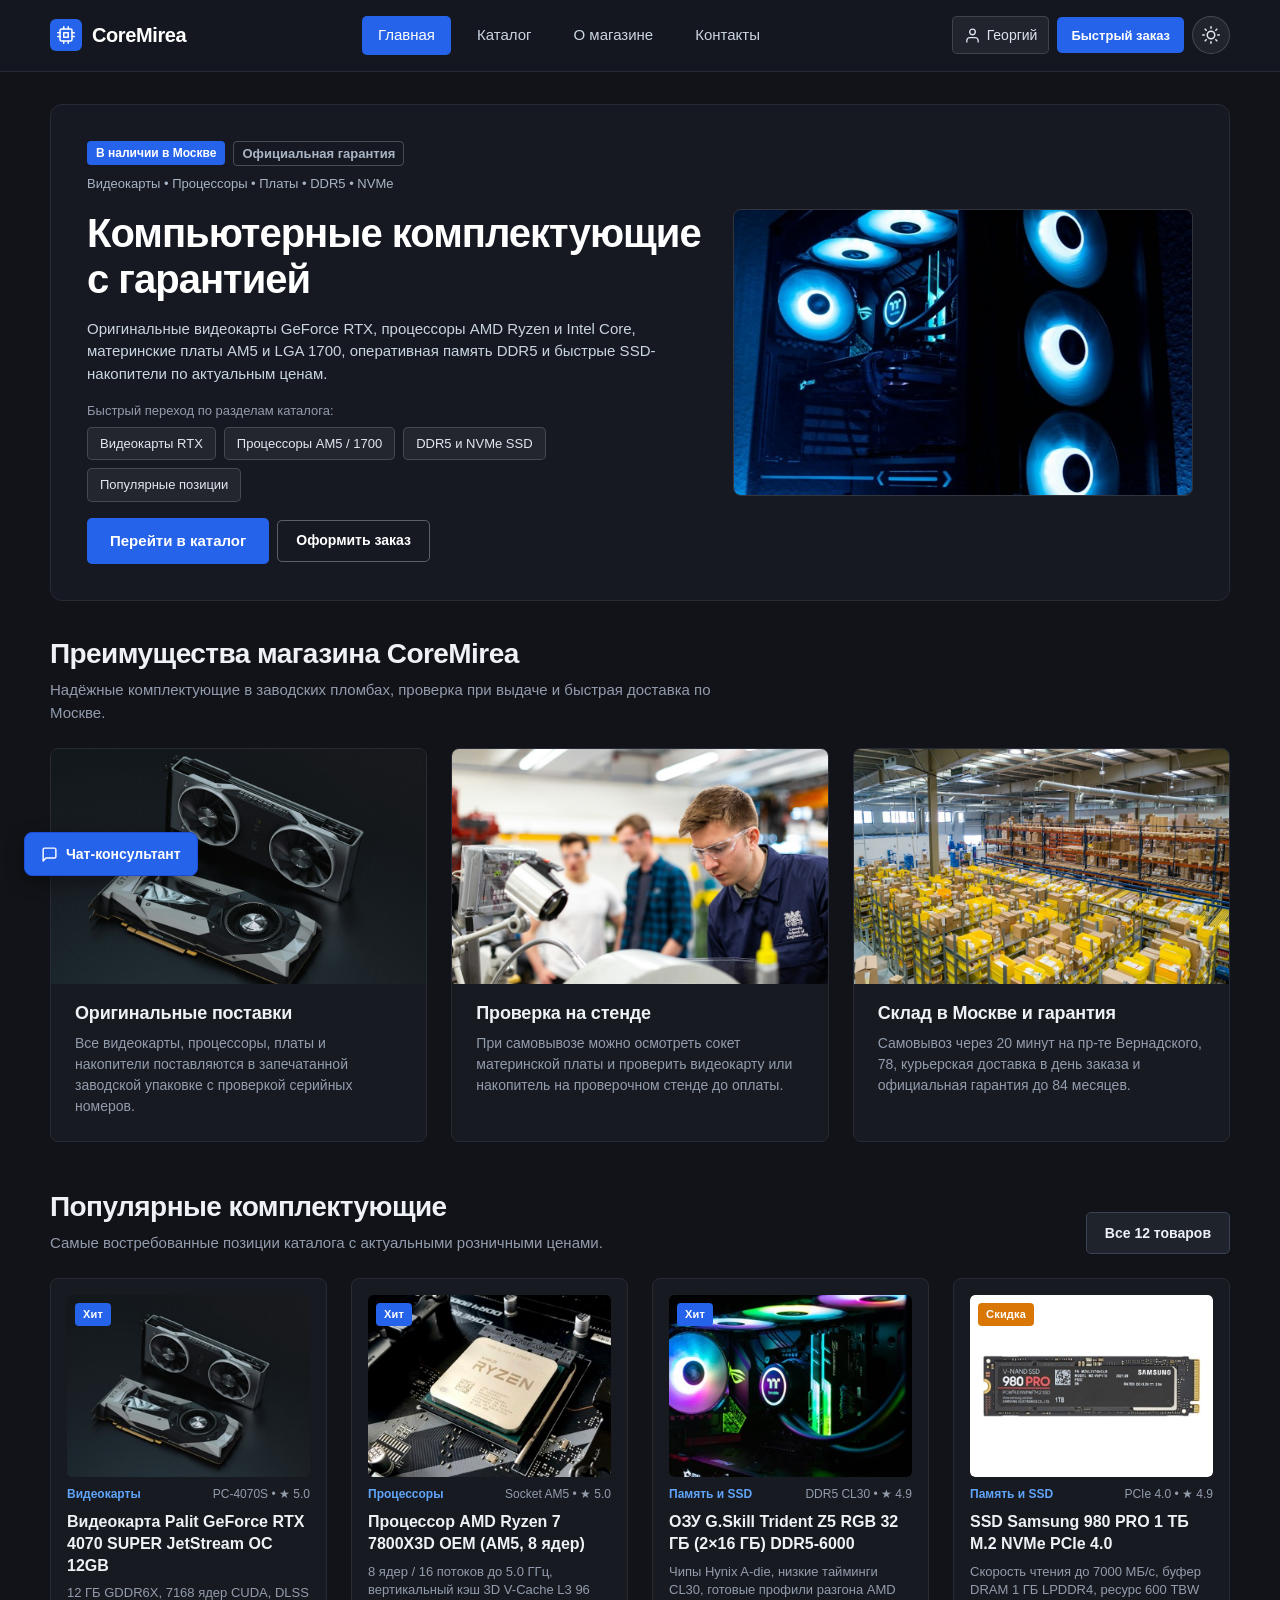
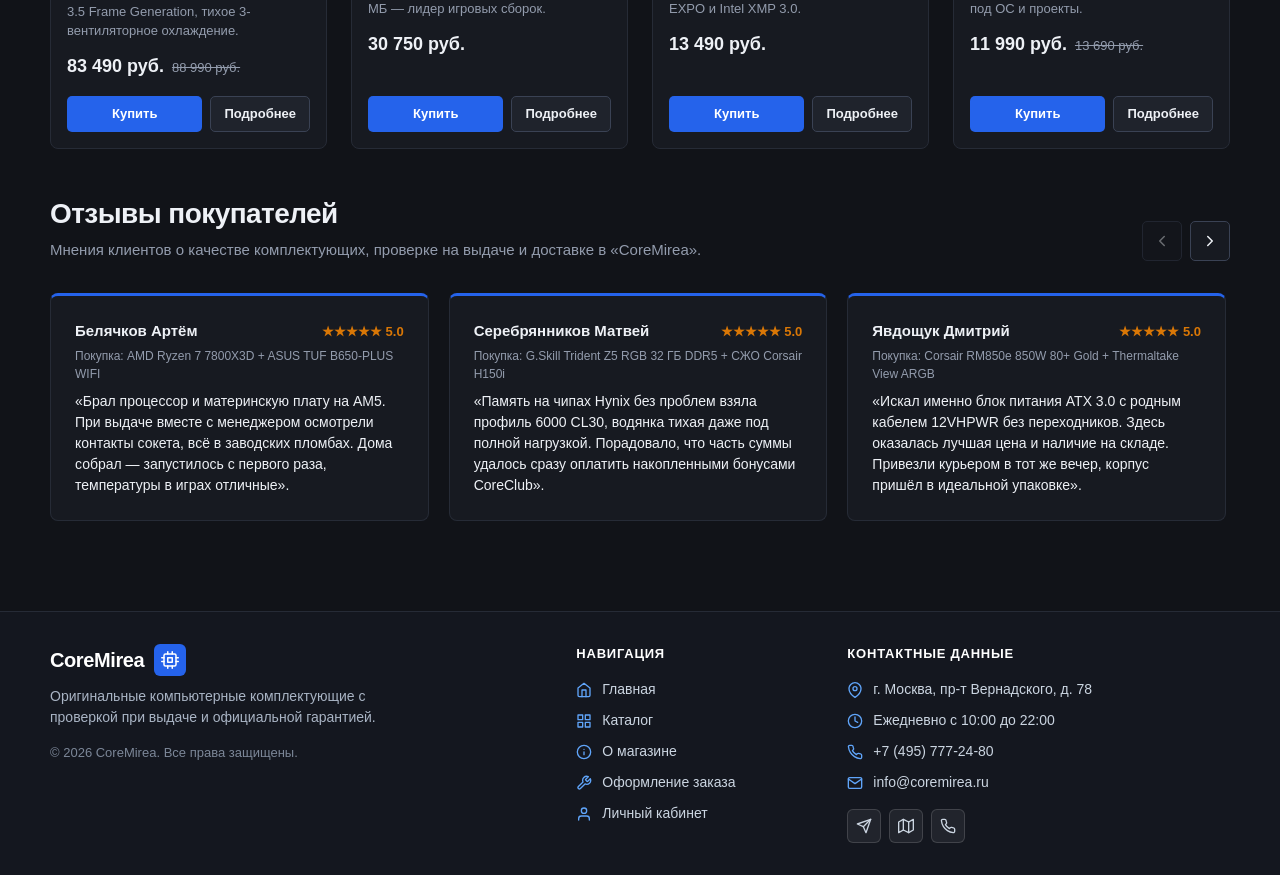
<file: index.html>
<!DOCTYPE html>
<html lang="ru">
<head>
  <meta charset="UTF-8">
  <meta name="viewport" content="width=device-width, initial-scale=1.0">
  <meta name="description" content="CoreMirea — магазин компьютерных комплектующих: видеокарты GeForce RTX, процессоры AMD Ryzen и Intel Core, память DDR5, NVMe SSD и блоки питания в Москве.">
  <title>Главная — CoreMirea • Магазин комплектующих ПК</title>
  <link rel="stylesheet" href="css/style.css">
  <link rel="stylesheet" href="css/responsive.css">
  <script src="js/store.js" defer></script>
  <script src="js/vendor/react.production.min.js" defer></script>
  <script src="js/vendor/react-dom.production.min.js" defer></script>
  <script src="js/main.js" defer></script>
  <script src="js/react-ui.js" defer></script>
</head>
<body class="page">
  <header class="site-header">
    <div class="site-header__inner">
      <a class="site-header__logo" href="index.html">
        <span class="brand-mark" aria-hidden="true">
          <svg viewBox="0 0 24 24">
            <rect x="4" y="4" width="16" height="16" rx="2"></rect>
            <rect x="9" y="9" width="6" height="6"></rect>
            <line x1="9" y1="1" x2="9" y2="4"></line>
            <line x1="15" y1="1" x2="15" y2="4"></line>
            <line x1="9" y1="20" x2="9" y2="23"></line>
            <line x1="15" y1="20" x2="15" y2="23"></line>
            <line x1="20" y1="9" x2="23" y2="9"></line>
            <line x1="20" y1="14" x2="23" y2="14"></line>
            <line x1="1" y1="9" x2="4" y2="9"></line>
            <line x1="1" y1="14" x2="4" y2="14"></line>
          </svg>
        </span>
        <span>CoreMirea</span>
      </a>

      <nav class="site-nav" aria-label="Основная навигация">
        <ul class="site-nav__list">
          <li class="site-nav__item"><a class="site-nav__link site-nav__link--active" href="index.html">Главная</a></li>
          <li class="site-nav__item"><a class="site-nav__link" href="catalog.html">Каталог</a></li>
          <li class="site-nav__item"><a class="site-nav__link" href="about.html">О магазине</a></li>
          <li class="site-nav__item"><a class="site-nav__link" href="contacts.html">Контакты</a></li>
        </ul>
      </nav>

      <div class="site-header__actions" id="react-header-actions">
        <a class="header-action-link" href="account.html">Кабинет</a>
        <button class="button button--primary button--sm js-quick-order" type="button" data-product-id="1">Быстрый заказ</button>
      </div>
    </div>
  </header>

  <main class="page__main">
    <div class="success-message" id="success-message" role="status" hidden></div>

    <section class="hero">
      <div class="hero__content">
        <div class="hero__meta">
          <span class="hero__tag">В наличии в Москве</span>
          <span class="hero__spec">Официальная гарантия</span>
          <span>Видеокарты &bull; Процессоры &bull; Платы &bull; DDR5 &bull; NVMe</span>
        </div>

        <h1 class="hero__title">Компьютерные комплектующие с гарантией</h1>
        <p class="hero__text">
          Оригинальные видеокарты GeForce RTX, процессоры AMD Ryzen и Intel Core, материнские платы AM5 и LGA 1700, оперативная память DDR5 и быстрые SSD-накопители по актуальным ценам.
        </p>

        <div>
          <span class="hero__chips-label">Быстрый переход по разделам каталога:</span>
          <div class="hero__chips-list">
            <a class="hero__chip" href="catalog.html?category=gpu">Видеокарты RTX</a>
            <a class="hero__chip" href="catalog.html?category=cpu">Процессоры AM5 / 1700</a>
            <a class="hero__chip" href="catalog.html?category=memory">DDR5 и NVMe SSD</a>
            <a class="hero__chip" href="category.html">Популярные позиции</a>
          </div>
        </div>

        <div class="hero__actions">
          <a class="button button--primary button--lg" href="catalog.html">Перейти в каталог</a>
          <a class="button button--outline-light" href="order.html">Оформить заказ</a>
        </div>
      </div>

      <picture class="hero__media">
        <source media="(min-width: 1200px)" srcset="images/hero-desktop.jpg">
        <source media="(min-width: 768px)" srcset="images/hero-tablet.jpg">
        <img
          class="hero__image"
          src="images/hero-mobile.jpg"
          alt="Современные компьютерные комплектующие в системном блоке"
          width="640"
          height="360"
        >
      </picture>
    </section>

    <section class="section" id="advantages">
      <div class="section__header">
        <div>
          <h2 class="section__title">Преимущества магазина CoreMirea</h2>
          <p class="section__text">Надёжные комплектующие в заводских пломбах, проверка при выдаче и быстрая доставка по Москве.</p>
        </div>
      </div>

      <div class="advantages-grid">
        <article class="advantage-card">
          <img
            class="advantage-card__image"
            src="images/gpu-rtx4070s.jpg"
            alt="Оригинальные видеокарты и комплектующие в наличии"
            width="700"
            height="440"
            loading="lazy"
          >
          <div class="advantage-card__body">
            <h3 class="advantage-card__title">Оригинальные поставки</h3>
            <p class="advantage-card__text">
              Все видеокарты, процессоры, платы и накопители поставляются в запечатанной заводской упаковке с проверкой серийных номеров.
            </p>
          </div>
        </article>

        <article class="advantage-card">
          <img
            class="advantage-card__image"
            src="images/adv-stress.jpg"
            alt="Проверка комплектующих на тестовом стенде перед выдачей"
            width="700"
            height="440"
            loading="lazy"
          >
          <div class="advantage-card__body">
            <h3 class="advantage-card__title">Проверка на стенде</h3>
            <p class="advantage-card__text">
              При самовывозе можно осмотреть сокет материнской платы и проверить видеокарту или накопитель на проверочном стенде до оплаты.
            </p>
          </div>
        </article>

        <article class="advantage-card">
          <img
            class="advantage-card__image"
            src="images/adv-delivery.jpg"
            alt="Склад компьютерных комплектующих с быстрой отгрузкой"
            width="700"
            height="440"
            loading="lazy"
          >
          <div class="advantage-card__body">
            <h3 class="advantage-card__title">Склад в Москве и гарантия</h3>
            <p class="advantage-card__text">
              Самовывоз через 20 минут на пр-те Вернадского, 78, курьерская доставка в день заказа и официальная гарантия до 84 месяцев.
            </p>
          </div>
        </article>
      </div>
    </section>

    <section class="section" id="popular">
      <div class="section__header">
        <div>
          <h2 class="section__title">Популярные комплектующие</h2>
          <p class="section__text">Самые востребованные позиции каталога с актуальными розничными ценами.</p>
        </div>
        <a class="button button--secondary" href="catalog.html">Все 12 товаров</a>
      </div>

      <div class="products-grid">
        <article class="product-card product-card--featured">
          <div class="product-card__media">
            <img
              class="product-card__image"
              src="images/gpu-rtx4070s-640.jpg"
              srcset="images/gpu-rtx4070s-320.jpg 320w,
                      images/gpu-rtx4070s-480.jpg 480w,
                      images/gpu-rtx4070s-640.jpg 640w,
                      images/gpu-rtx4070s-960.jpg 960w"
              sizes="(max-width: 639px) calc(100vw - 32px),
                     (max-width: 1023px) calc(50vw - 24px),
                     (max-width: 1279px) calc(33vw - 24px),
                     280px"
              alt="Видеокарта Palit GeForce RTX 4070 SUPER JetStream OC 12GB"
              width="640"
              height="480"
              loading="lazy"
            >
            <span class="product-card__badge">Хит</span>
          </div>
          <div class="product-card__meta">
            <span class="product-card__category">Видеокарты</span>
            <span>PC-4070S &bull; ★ 5.0</span>
          </div>
          <h3 class="product-card__title">
            <a class="product-card__title-link" href="product.html?id=1">Видеокарта Palit GeForce RTX 4070 SUPER JetStream OC 12GB</a>
          </h3>
          <p class="product-card__description">12 ГБ GDDR6X, 7168 ядер CUDA, DLSS 3.5 Frame Generation, тихое 3-вентиляторное охлаждение.</p>
          <div class="product-card__price-row">
            <p class="product-card__price">83 490 руб.</p>
            <s class="product-card__old-price">88 990 руб.</s>
          </div>
          <div class="product-card__actions">
            <button class="button button--primary button--sm product-card__button js-quick-order" type="button" data-product-id="1">Купить</button>
            <a class="button button--secondary button--sm" href="product.html?id=1">Подробнее</a>
          </div>
        </article>

        <article class="product-card product-card--featured">
          <div class="product-card__media">
            <img
              class="product-card__image"
              src="images/cpu-ryzen7800x3d-640.jpg"
              srcset="images/cpu-ryzen7800x3d-320.jpg 320w,
                      images/cpu-ryzen7800x3d-480.jpg 480w,
                      images/cpu-ryzen7800x3d-640.jpg 640w,
                      images/cpu-ryzen7800x3d-960.jpg 960w"
              sizes="(max-width: 639px) calc(100vw - 32px),
                     (max-width: 1023px) calc(50vw - 24px),
                     (max-width: 1279px) calc(33vw - 24px),
                     280px"
              alt="Процессор AMD Ryzen 7 7800X3D OEM"
              width="640"
              height="480"
              loading="lazy"
            >
            <span class="product-card__badge">Хит</span>
          </div>
          <div class="product-card__meta">
            <span class="product-card__category">Процессоры</span>
            <span>Socket AM5 &bull; ★ 5.0</span>
          </div>
          <h3 class="product-card__title">
            <a class="product-card__title-link" href="product.html?id=2">Процессор AMD Ryzen 7 7800X3D OEM (AM5, 8 ядер)</a>
          </h3>
          <p class="product-card__description">8 ядер / 16 потоков до 5.0 ГГц, вертикальный кэш 3D V-Cache L3 96 МБ — лидер игровых сборок.</p>
          <div class="product-card__price-row">
            <p class="product-card__price">30 750 руб.</p>
          </div>
          <div class="product-card__actions">
            <button class="button button--primary button--sm product-card__button js-quick-order" type="button" data-product-id="2">Купить</button>
            <a class="button button--secondary button--sm" href="product.html?id=2">Подробнее</a>
          </div>
        </article>

        <article class="product-card product-card--featured">
          <div class="product-card__media">
            <img
              class="product-card__image"
              src="images/ram-ddr5-640.jpg"
              srcset="images/ram-ddr5-320.jpg 320w,
                      images/ram-ddr5-480.jpg 480w,
                      images/ram-ddr5-640.jpg 640w,
                      images/ram-ddr5-960.jpg 960w"
              sizes="(max-width: 639px) calc(100vw - 32px),
                     (max-width: 1023px) calc(50vw - 24px),
                     (max-width: 1279px) calc(33vw - 24px),
                     280px"
              alt="Оперативная память G.Skill Trident Z5 RGB 32 ГБ DDR5-6000"
              width="640"
              height="480"
              loading="lazy"
            >
            <span class="product-card__badge">Хит</span>
          </div>
          <div class="product-card__meta">
            <span class="product-card__category">Память и SSD</span>
            <span>DDR5 CL30 &bull; ★ 4.9</span>
          </div>
          <h3 class="product-card__title">
            <a class="product-card__title-link" href="product.html?id=3">ОЗУ G.Skill Trident Z5 RGB 32 ГБ (2×16 ГБ) DDR5-6000</a>
          </h3>
          <p class="product-card__description">Чипы Hynix A-die, низкие тайминги CL30, готовые профили разгона AMD EXPO и Intel XMP 3.0.</p>
          <div class="product-card__price-row">
            <p class="product-card__price">13 490 руб.</p>
          </div>
          <div class="product-card__actions">
            <button class="button button--primary button--sm product-card__button js-quick-order" type="button" data-product-id="3">Купить</button>
            <a class="button button--secondary button--sm" href="product.html?id=3">Подробнее</a>
          </div>
        </article>

        <article class="product-card product-card--discount">
          <div class="product-card__media">
            <img
              class="product-card__image"
              src="images/ssd-980pro-640.jpg"
              srcset="images/ssd-980pro-320.jpg 320w,
                      images/ssd-980pro-480.jpg 480w,
                      images/ssd-980pro-640.jpg 640w,
                      images/ssd-980pro-960.jpg 960w"
              sizes="(max-width: 639px) calc(100vw - 32px),
                     (max-width: 1023px) calc(50vw - 24px),
                     (max-width: 1279px) calc(33vw - 24px),
                     280px"
              alt="SSD-накопитель Samsung 980 PRO 1 ТБ M.2 NVMe"
              width="640"
              height="480"
              loading="lazy"
            >
            <span class="product-card__badge">Скидка</span>
          </div>
          <div class="product-card__meta">
            <span class="product-card__category">Память и SSD</span>
            <span>PCIe 4.0 &bull; ★ 4.9</span>
          </div>
          <h3 class="product-card__title">
            <a class="product-card__title-link" href="product.html?id=4">SSD Samsung 980 PRO 1 ТБ M.2 NVMe PCIe 4.0</a>
          </h3>
          <p class="product-card__description">Скорость чтения до 7000 МБ/с, буфер DRAM 1 ГБ LPDDR4, ресурс 600 TBW под ОС и проекты.</p>
          <div class="product-card__price-row">
            <p class="product-card__price">11 990 руб.</p>
            <s class="product-card__old-price">13 690 руб.</s>
          </div>
          <div class="product-card__actions">
            <button class="button button--primary button--sm product-card__button js-quick-order" type="button" data-product-id="4">Купить</button>
            <a class="button button--secondary button--sm" href="product.html?id=4">Подробнее</a>
          </div>
        </article>
      </div>
    </section>

    <section class="section reviews" id="reviews">
      <div class="section__header">
        <div>
          <h2 class="section__title">Отзывы покупателей</h2>
          <p class="section__text">Мнения клиентов о качестве комплектующих, проверке на выдаче и доставке в «CoreMirea».</p>
        </div>

        <div class="reviews__controls" aria-label="Навигация по отзывам">
          <button class="reviews__nav-btn" type="button" id="reviews-prev" aria-label="Предыдущие отзывы" title="Листать назад">
            <svg viewBox="0 0 24 24" aria-hidden="true">
              <polyline points="15 18 9 12 15 6"></polyline>
            </svg>
          </button>
          <button class="reviews__nav-btn" type="button" id="reviews-next" aria-label="Следующие отзывы" title="Листать вперёд">
            <svg viewBox="0 0 24 24" aria-hidden="true">
              <polyline points="9 18 15 12 9 6"></polyline>
            </svg>
          </button>
        </div>
      </div>

      <div class="reviews__list" id="reviews-list">
        <article class="review-card">
          <div class="review-card__top">
            <span class="review-card__author">Белячков Артём</span>
            <span class="review-card__rating" aria-label="Оценка 5 из 5">&#9733;&#9733;&#9733;&#9733;&#9733; 5.0</span>
          </div>
          <p class="review-card__meta">Покупка: AMD Ryzen 7 7800X3D + ASUS TUF B650-PLUS WIFI</p>
          <p class="review-card__text">
            «Брал процессор и материнскую плату на AM5. При выдаче вместе с менеджером осмотрели контакты сокета, всё в заводских пломбах. Дома собрал — запустилось с первого раза, температуры в играх отличные».
          </p>
        </article>

        <article class="review-card">
          <div class="review-card__top">
            <span class="review-card__author">Серебрянников Матвей</span>
            <span class="review-card__rating" aria-label="Оценка 5 из 5">&#9733;&#9733;&#9733;&#9733;&#9733; 5.0</span>
          </div>
          <p class="review-card__meta">Покупка: G.Skill Trident Z5 RGB 32 ГБ DDR5 + СЖО Corsair H150i</p>
          <p class="review-card__text">
            «Память на чипах Hynix без проблем взяла профиль 6000 CL30, водянка тихая даже под полной нагрузкой. Порадовало, что часть суммы удалось сразу оплатить накопленными бонусами CoreClub».
          </p>
        </article>

        <article class="review-card">
          <div class="review-card__top">
            <span class="review-card__author">Явдощук Дмитрий</span>
            <span class="review-card__rating" aria-label="Оценка 5 из 5">&#9733;&#9733;&#9733;&#9733;&#9733; 5.0</span>
          </div>
          <p class="review-card__meta">Покупка: Corsair RM850e 850W 80+ Gold + Thermaltake View ARGB</p>
          <p class="review-card__text">
            «Искал именно блок питания ATX 3.0 с родным кабелем 12VHPWR без переходников. Здесь оказалась лучшая цена и наличие на складе. Привезли курьером в тот же вечер, корпус пришёл в идеальной упаковке».
          </p>
        </article>

        <article class="review-card">
          <div class="review-card__top">
            <span class="review-card__author">Оганисян Артур</span>
            <span class="review-card__rating" aria-label="Оценка 5 из 5">&#9733;&#9733;&#9733;&#9733;&#9733; 5.0</span>
          </div>
          <p class="review-card__meta">Покупка: Palit GeForce RTX 4070 SUPER 12GB + Samsung 980 PRO 1 ТБ</p>
          <p class="review-card__text">
            «Заказывал видеокарту и NVMe-диск самовывозом на Вернадского. Проверили карту на стенде — ни малейшего писка дросселей, чип холодный. Сервис чёткий и без навязывания лишних услуг».
          </p>
        </article>

        <article class="review-card">
          <div class="review-card__top">
            <span class="review-card__author">Максим Соколов</span>
            <span class="review-card__rating" aria-label="Оценка 5 из 5">&#9733;&#9733;&#9733;&#9733;&#9733; 5.0</span>
          </div>
          <p class="review-card__meta">Покупка: Palit GeForce RTX 4070 SUPER 12GB &bull; Заказ #CM-2026-391</p>
          <p class="review-card__text">
            «Забирал видеокарту самовывозом на Вернадского. Пломба на месте, проверили на стенде в FurMark — дроссели не пищат, температура 63 градуса. Дома всё сразу завелось без проблем».
          </p>
        </article>

        <article class="review-card">
          <div class="review-card__top">
            <span class="review-card__author">Артём Белов</span>
            <span class="review-card__rating" aria-label="Оценка 5 из 5">&#9733;&#9733;&#9733;&#9733;&#9733; 5.0</span>
          </div>
          <p class="review-card__meta">Покупка: Intel Core i5-14600KF + ASUS ROG STRIX B760-F &bull; Самовывоз</p>
          <p class="review-card__text">
            «Удобный фильтр по сокетам в каталоге, сразу подобрал процессор и плату под LGA 1700. Забрал через 25 минут после оформления, при выдаче осмотрели ножки сокета — всё отлично».
          </p>
        </article>

        <article class="review-card">
          <div class="review-card__top">
            <span class="review-card__author">Дарья Кузнецова</span>
            <span class="review-card__rating" aria-label="Оценка 5 из 5">&#9733;&#9733;&#9733;&#9733;&#9733; 5.0</span>
          </div>
          <p class="review-card__meta">Покупка: PNY RTX 5060 Ti 16GB + Samsung 980 PRO 1TB &bull; Доставка</p>
          <p class="review-card__text">
            «Искала карту именно на 16 ГБ видеопамяти под 3D-рендеринг. Консультант в чате быстро подсказал наличие и помог с выбором накопителя. Курьер привёз в день заказа, всё в идеальном виде».
          </p>
        </article>
      </div>
    </section>
  </main>

  <footer class="site-footer">
    <div class="site-footer__inner">
      <div class="site-footer__grid">
        <div class="site-footer__col site-footer__col--brand">
          <a class="site-footer__logo" href="index.html">
            <span>CoreMirea</span>
            <span class="brand-mark" aria-hidden="true">
              <svg viewBox="0 0 24 24">
                <rect x="4" y="4" width="16" height="16" rx="2"></rect>
                <rect x="9" y="9" width="6" height="6"></rect>
                <line x1="9" y1="1" x2="9" y2="4"></line>
                <line x1="15" y1="1" x2="15" y2="4"></line>
                <line x1="9" y1="20" x2="9" y2="23"></line>
                <line x1="15" y1="20" x2="15" y2="23"></line>
                <line x1="20" y1="9" x2="23" y2="9"></line>
                <line x1="20" y1="14" x2="23" y2="14"></line>
                <line x1="1" y1="9" x2="4" y2="9"></line>
                <line x1="1" y1="14" x2="4" y2="14"></line>
              </svg>
            </span>
          </a>
          <p class="site-footer__slogan">
            Оригинальные компьютерные комплектующие с проверкой при выдаче и официальной гарантией.
          </p>
          <p class="site-footer__copy">&copy; 2026 CoreMirea. Все права защищены.</p>
        </div>

        <nav class="site-footer__col site-footer__col--nav" aria-label="Навигация в подвале">
          <h3 class="site-footer__title">Навигация</h3>
          <ul class="site-footer__list">
            <li class="site-footer__item">
              <a class="site-footer__link" href="index.html">
                <svg class="site-footer__icon" viewBox="0 0 24 24" aria-hidden="true">
                  <path d="M3 9l9-7 9 7v11a2 2 0 0 1-2 2H5a2 2 0 0 1-2-2z"></path>
                  <polyline points="9 22 9 12 15 12 15 22"></polyline>
                </svg>
                <span>Главная</span>
              </a>
            </li>
            <li class="site-footer__item">
              <a class="site-footer__link" href="catalog.html">
                <svg class="site-footer__icon" viewBox="0 0 24 24" aria-hidden="true">
                  <rect x="3" y="3" width="7" height="7"></rect>
                  <rect x="14" y="3" width="7" height="7"></rect>
                  <rect x="14" y="14" width="7" height="7"></rect>
                  <rect x="3" y="14" width="7" height="7"></rect>
                </svg>
                <span>Каталог</span>
              </a>
            </li>
            <li class="site-footer__item">
              <a class="site-footer__link" href="about.html">
                <svg class="site-footer__icon" viewBox="0 0 24 24" aria-hidden="true">
                  <circle cx="12" cy="12" r="10"></circle>
                  <line x1="12" y1="16" x2="12" y2="12"></line>
                  <line x1="12" y1="8" x2="12.01" y2="8"></line>
                </svg>
                <span>О магазине</span>
              </a>
            </li>
            <li class="site-footer__item">
              <a class="site-footer__link" href="order.html">
                <svg class="site-footer__icon" viewBox="0 0 24 24" aria-hidden="true">
                  <path d="M14.7 6.3a1 1 0 0 0 0 1.4l1.6 1.6a1 1 0 0 0 1.4 0l3.77-3.77a6 6 0 0 1-7.94 7.94l-6.91 6.91a2.12 2.12 0 0 1-3-3l6.91-6.91a6 6 0 0 1 7.94-7.94l-3.76 3.76z"></path>
                </svg>
                <span>Оформление заказа</span>
              </a>
            </li>
            <li class="site-footer__item">
              <a class="site-footer__link" href="account.html">
                <svg class="site-footer__icon" viewBox="0 0 24 24" aria-hidden="true">
                  <path d="M20 21v-2a4 4 0 0 0-4-4H8a4 4 0 0 0-4 4v2"></path>
                  <circle cx="12" cy="7" r="4"></circle>
                </svg>
                <span>Личный кабинет</span>
              </a>
            </li>
          </ul>
        </nav>

        <div class="site-footer__col site-footer__col--contacts">
          <h3 class="site-footer__title">Контактные данные</h3>
          <ul class="site-footer__list">
            <li class="site-footer__item">
              <svg class="site-footer__icon" viewBox="0 0 24 24" aria-hidden="true">
                <path d="M21 10c0 7-9 13-9 13s-9-6-9-13a9 9 0 0 1 18 0z"></path>
                <circle cx="12" cy="10" r="3"></circle>
              </svg>
              <span>г. Москва, пр-т Вернадского, д. 78</span>
            </li>
            <li class="site-footer__item">
              <svg class="site-footer__icon" viewBox="0 0 24 24" aria-hidden="true">
                <circle cx="12" cy="12" r="10"></circle>
                <polyline points="12 6 12 12 16 14"></polyline>
              </svg>
              <span>Ежедневно с 10:00 до 22:00</span>
            </li>
            <li class="site-footer__item">
              <svg class="site-footer__icon" viewBox="0 0 24 24" aria-hidden="true">
                <path d="M22 16.92v3a2 2 0 0 1-2.18 2 19.79 19.79 0 0 1-8.63-3.07 19.5 19.5 0 0 1-6-6 19.79 19.79 0 0 1-3.07-8.67A2 2 0 0 1 4.11 2h3a2 2 0 0 1 2 1.72 12.84 12.84 0 0 0 .7 2.81 2 2 0 0 1-.45 2.11L8.09 9.91a16 16 0 0 0 6 6l1.27-1.27a2 2 0 0 1 2.11-.45 12.84 12.84 0 0 0 2.81.7A2 2 0 0 1 22 16.92z"></path>
              </svg>
              <a class="site-footer__link" href="tel:+74957772480">+7 (495) 777-24-80</a>
            </li>
            <li class="site-footer__item">
              <svg class="site-footer__icon" viewBox="0 0 24 24" aria-hidden="true">
                <path d="M4 4h16c1.1 0 2 .9 2 2v12c0 1.1-.9 2-2 2H4c-1.1 0-2-.9-2-2V6c0-1.1.9-2 2-2z"></path>
                <polyline points="22,6 12,13 2,6"></polyline>
              </svg>
              <a class="site-footer__link" href="mailto:info@coremirea.ru">info@coremirea.ru</a>
            </li>
          </ul>

          <div class="site-footer__socials">
            <a class="site-footer__social-link" href="contacts.html" aria-label="Telegram-канал CoreMirea" title="Telegram">
              <svg viewBox="0 0 24 24" aria-hidden="true">
                <line x1="22" y1="2" x2="11" y2="13"></line>
                <polygon points="22 2 15 22 11 13 2 9 22 2"></polygon>
              </svg>
            </a>
            <a class="site-footer__social-link" href="contacts.html#map" aria-label="Схема проезда" title="Карта проезда">
              <svg viewBox="0 0 24 24" aria-hidden="true">
                <polygon points="1 6 1 22 8 18 16 22 23 18 23 2 16 6 8 2 1 6"></polygon>
                <line x1="8" y1="2" x2="8" y2="18"></line>
                <line x1="16" y1="6" x2="16" y2="22"></line>
              </svg>
            </a>
            <a class="site-footer__social-link" href="tel:+74957772480" aria-label="Позвонить в магазин" title="Позвонить">
              <svg viewBox="0 0 24 24" aria-hidden="true">
                <path d="M22 16.92v3a2 2 0 0 1-2.18 2 19.79 19.79 0 0 1-8.63-3.07 19.5 19.5 0 0 1-6-6 19.79 19.79 0 0 1-3.07-8.67A2 2 0 0 1 4.11 2h3a2 2 0 0 1 2 1.72 12.84 12.84 0 0 0 .7 2.81 2 2 0 0 1-.45 2.11L8.09 9.91a16 16 0 0 0 6 6l1.27-1.27a2 2 0 0 1 2.11-.45 12.84 12.84 0 0 0 2.81.7A2 2 0 0 1 22 16.92z"></path>
              </svg>
            </a>
          </div>
        </div>
      </div>
    </div>
  </footer>

  <!-- Виджет чата СЛЕВА (монтируется на React) -->
  <div id="react-chat-root"></div>

  <!-- Стилизованная кнопка «Наверх» СПРАВА (строго без стрелки) -->
  <button class="scroll-top" type="button" id="scroll-top" hidden aria-label="Прокрутить страницу наверх">
    <span>Наверх</span>
  </button>

  <!-- Модальное окно быстрого заказа комплектующих -->
  <dialog class="order-dialog" id="order-dialog" aria-labelledby="order-dialog-title">
    <div class="order-dialog__inner">
      <button class="order-dialog__close" type="button" id="close-order-dialog-cross" aria-label="Закрыть окно">&times;</button>
      <h2 class="order-dialog__title" id="order-dialog-title">Быстрый заказ комплектующего</h2>
      <p class="order-dialog__product" id="dialog-product-name">Вы выбрали: GeForce RTX 4070 SUPER</p>

      <form class="order-form" id="order-form" action="#" method="post" novalidate>
        <div class="order-form__field">
          <label class="order-form__label" for="quick-product">
            Комплектующее <span class="order-form__required" aria-hidden="true">*</span>
          </label>
          <select class="order-form__select" id="quick-product" name="product" required>
            <option value="1">Palit GeForce RTX 4070 SUPER 12GB — 83 490 руб.</option>
            <option value="2">AMD Ryzen 7 7800X3D OEM (AM5) — 30 750 руб.</option>
            <option value="3">G.Skill Trident Z5 RGB 32 ГБ DDR5-6000 — 13 490 руб.</option>
            <option value="4">SSD Samsung 980 PRO 1 ТБ NVMe — 11 990 руб.</option>
            <option value="5">PNY GeForce RTX 5060 Ti 16GB — 56 990 руб.</option>
            <option value="6">Intel Core i5-14600KF OEM (LGA 1700) — 21 890 руб.</option>
            <option value="7">ASUS TUF GAMING B650-PLUS WIFI — 20 490 руб.</option>
            <option value="8">ASUS ROG STRIX B760-F GAMING WIFI — 23 990 руб.</option>
            <option value="9">СЖО Corsair iCUE H150i RGB 360 мм — 15 990 руб.</option>
            <option value="10">БП Corsair RM850e 850W 80+ Gold — 12 990 руб.</option>
            <option value="11">Корпус Thermaltake View ARGB TG — 9 490 руб.</option>
          </select>
        </div>

        <div class="order-form__row">
          <div class="order-form__field">
            <label class="order-form__label" for="order-qty">Количество, шт.</label>
            <input class="order-form__input" id="order-qty" name="qty" type="number" min="1" max="10" value="1" required>
          </div>
          <div class="order-form__field">
            <label class="order-form__label" for="order-delivery">Получение</label>
            <select class="order-form__select" id="order-delivery" name="delivery">
              <option value="pickup">Самовывоз (Вернадского, 78)</option>
              <option value="courier">Курьер по Москве</option>
              <option value="express">Экспресс за 2 часа</option>
            </select>
          </div>
        </div>

        <div class="order-form__row">
          <div class="order-form__field">
            <label class="order-form__label" for="order-name">
              Ваше имя <span class="order-form__required" aria-hidden="true">*</span>
            </label>
            <input class="order-form__input" id="order-name" name="name" type="text" minlength="2" placeholder="Введите имя" required>
          </div>
          <div class="order-form__field">
            <label class="order-form__label" for="order-phone">
              Телефон <span class="order-form__required" aria-hidden="true">*</span>
            </label>
            <input class="order-form__input" id="order-phone" name="phone" type="tel" placeholder="+7 (900) 000-00-00" required>
          </div>
        </div>

        <div class="order-form__field">
          <label class="order-form__label" for="order-email">E-mail для резерва</label>
          <input class="order-form__input" id="order-email" name="email" type="email" placeholder="mail@example.ru">
        </div>

        <div class="order-form__field order-form__field--checkbox">
          <label class="order-form__label" for="order-use-bonuses">
            <input id="order-use-bonuses" name="use_bonuses" type="checkbox">
            <span id="order-bonus-label">Списать бонусы CoreClub (до 20% заказа)</span>
          </label>
        </div>

        <div class="order-form__field" id="order-bonus-controls" hidden>
          <label class="order-form__label" for="order-bonus-amount">Сколько бонусов списать (1 Б = 1 руб.)</label>
          <div class="bonus-slider-row">
            <div class="bonus-slider-wrap">
              <input class="bonus-slider" id="order-bonus-range" type="range" min="0" max="0" step="1" value="0" aria-label="Выбор количества списываемых бонусов ползунком">
              <div class="bonus-slider__scale">
                <span>0 Б</span>
                <span id="order-bonus-max">0 Б</span>
              </div>
            </div>
            <input class="order-form__input" id="order-bonus-amount" type="number" min="0" max="0" value="0">
          </div>
        </div>

        <div class="order-form__field order-form__field--checkbox">
          <label class="order-form__label" for="order-agreement">
            <input id="order-agreement" name="agreement" type="checkbox" required checked>
            <span>Согласен с условиями гарантии и обработкой персональных данных *</span>
          </label>
        </div>

        <div class="order-form__actions">
          <button class="button button--primary" type="submit">Подтвердить резерв</button>
          <button class="button button--secondary" type="reset">Очистить</button>
          <button class="button button--secondary" type="button" id="close-order-dialog">Закрыть</button>
        </div>
      </form>
    </div>
  </dialog>
</body>
</html>
</file>
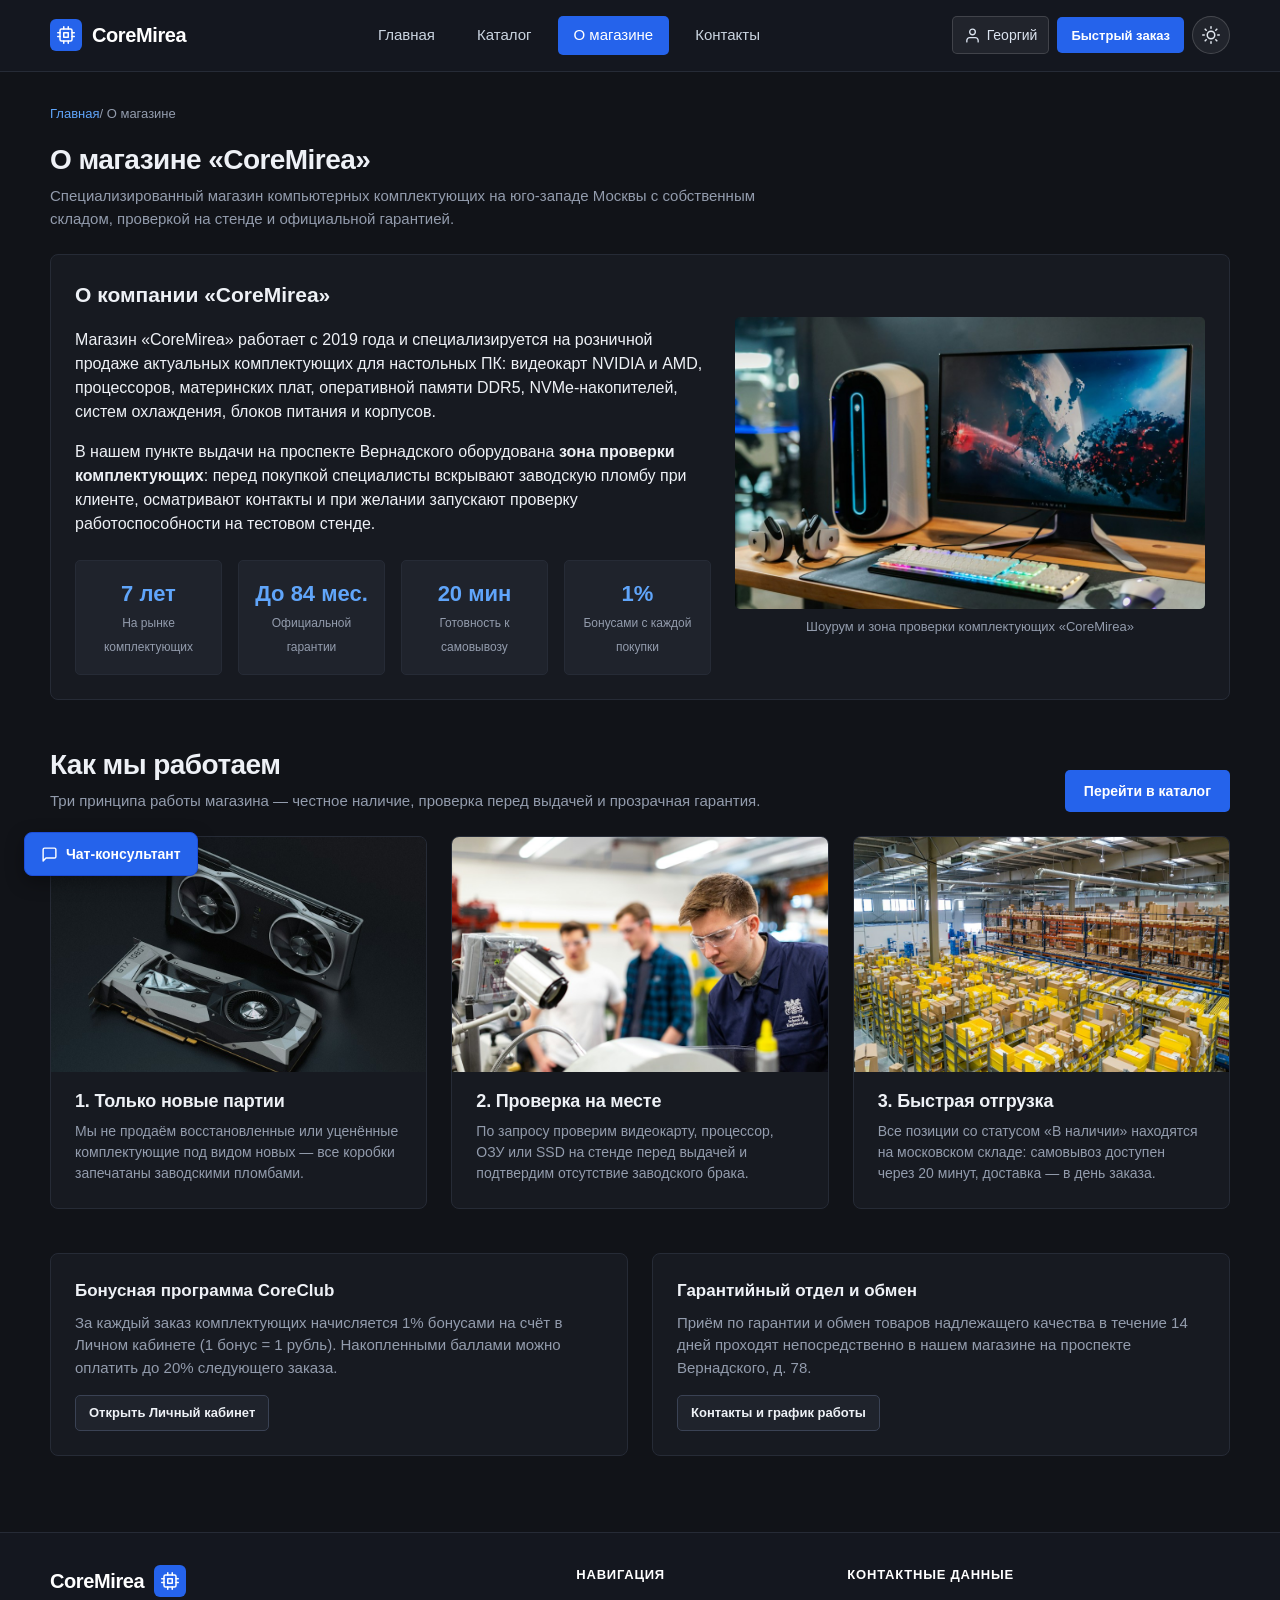
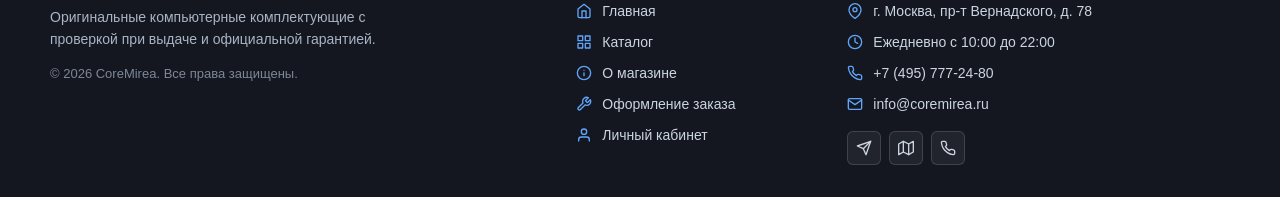
<file: about.html>
<!DOCTYPE html>
<html lang="ru">
<head>
  <meta charset="UTF-8">
  <meta name="viewport" content="width=device-width, initial-scale=1.0">
  <meta name="description" content="О магазине компьютерных комплектующих CoreMirea — история компании, контроль качества, проверочный стенд и гарантия до 7 лет.">
  <title>О магазине — CoreMirea</title>
  <link rel="stylesheet" href="css/style.css">
  <link rel="stylesheet" href="css/responsive.css">
  <script src="js/store.js" defer></script>
  <script src="js/vendor/react.production.min.js" defer></script>
  <script src="js/vendor/react-dom.production.min.js" defer></script>
  <script src="js/main.js" defer></script>
  <script src="js/react-ui.js" defer></script>
</head>
<body class="page">
  <header class="site-header">
    <div class="site-header__inner">
      <a class="site-header__logo" href="index.html">
        <span class="brand-mark" aria-hidden="true">
          <svg viewBox="0 0 24 24">
            <rect x="4" y="4" width="16" height="16" rx="2"></rect>
            <rect x="9" y="9" width="6" height="6"></rect>
            <line x1="9" y1="1" x2="9" y2="4"></line>
            <line x1="15" y1="1" x2="15" y2="4"></line>
            <line x1="9" y1="20" x2="9" y2="23"></line>
            <line x1="15" y1="20" x2="15" y2="23"></line>
            <line x1="20" y1="9" x2="23" y2="9"></line>
            <line x1="20" y1="14" x2="23" y2="14"></line>
            <line x1="1" y1="9" x2="4" y2="9"></line>
            <line x1="1" y1="14" x2="4" y2="14"></line>
          </svg>
        </span>
        <span>CoreMirea</span>
      </a>

      <nav class="site-nav" aria-label="Основная навигация">
        <ul class="site-nav__list">
          <li class="site-nav__item"><a class="site-nav__link" href="index.html">Главная</a></li>
          <li class="site-nav__item"><a class="site-nav__link" href="catalog.html">Каталог</a></li>
          <li class="site-nav__item"><a class="site-nav__link site-nav__link--active" href="about.html">О магазине</a></li>
          <li class="site-nav__item"><a class="site-nav__link" href="contacts.html">Контакты</a></li>
        </ul>
      </nav>

      <div class="site-header__actions" id="react-header-actions">
        <a class="header-action-link" href="account.html">Кабинет</a>
        <button class="button button--primary button--sm js-quick-order" type="button" data-product-id="1">Быстрый заказ</button>
      </div>
    </div>
  </header>

  <main class="page__main">
    <div class="success-message" id="success-message" role="status" hidden></div>

    <nav class="breadcrumbs" aria-label="Хлебные крошки">
      <a class="breadcrumbs__link" href="index.html">Главная</a>
      <span class="breadcrumbs__current">О магазине</span>
    </nav>

    <section class="section" id="about-company">
      <h1 class="section__title">О магазине «CoreMirea»</h1>
      <p class="section__text" style="margin-bottom: 24px;">
        Специализированный магазин компьютерных комплектующих на юго-западе Москвы с собственным складом, проверкой на стенде и официальной гарантией.
      </p>

      <div class="about-store">
        <div class="about-store__content">
          <h2 style="margin-top: 0; font-size: 21px;">О компании «CoreMirea»</h2>
          <p>
            Магазин «CoreMirea» работает с 2019 года и специализируется на розничной продаже актуальных комплектующих для настольных ПК: видеокарт NVIDIA и AMD, процессоров, материнских плат, оперативной памяти DDR5, NVMe-накопителей, систем охлаждения, блоков питания и корпусов.
          </p>
          <p style="margin-bottom: 0;">
            В нашем пункте выдачи на проспекте Вернадского оборудована <strong>зона проверки комплектующих</strong>: перед покупкой специалисты вскрывают заводскую пломбу при клиенте, осматривают контакты и при желании запускают проверку работоспособности на тестовом стенде.
          </p>

          <div class="store-stats">
            <div class="store-stats__item">
              <span class="store-stats__value">7 лет</span>
              <span class="store-stats__label">На рынке комплектующих</span>
            </div>
            <div class="store-stats__item">
              <span class="store-stats__value">До 84 мес.</span>
              <span class="store-stats__label">Официальной гарантии</span>
            </div>
            <div class="store-stats__item">
              <span class="store-stats__value">20 мин</span>
              <span class="store-stats__label">Готовность к самовывозу</span>
            </div>
            <div class="store-stats__item">
              <span class="store-stats__value">1%</span>
              <span class="store-stats__label">Бонусами с каждой покупки</span>
            </div>
          </div>
        </div>

        <figure class="about-store__figure">
          <img
            class="about-store__image"
            src="images/about-store.jpg"
            alt="Демонстрационная зона магазина CoreMirea"
            width="900"
            height="560"
          >
          <figcaption class="about-store__caption">
            Шоурум и зона проверки комплектующих «CoreMirea»
          </figcaption>
        </figure>
      </div>
    </section>

    <section class="section">
      <div class="section__header">
        <div>
          <h2 class="section__title">Как мы работаем</h2>
          <p class="section__text">Три принципа работы магазина — честное наличие, проверка перед выдачей и прозрачная гарантия.</p>
        </div>
        <a class="button button--primary" href="catalog.html">Перейти в каталог</a>
      </div>

      <div class="advantages-grid">
        <article class="advantage-card">
          <img class="advantage-card__image" src="images/gpu-rtx4070s.jpg" alt="Оригинальные комплектующие в заводской упаковке" width="700" height="440" loading="lazy">
          <div class="advantage-card__body">
            <h3 class="advantage-card__title">1. Только новые партии</h3>
            <p class="advantage-card__text">
              Мы не продаём восстановленные или уценённые комплектующие под видом новых — все коробки запечатаны заводскими пломбами.
            </p>
          </div>
        </article>

        <article class="advantage-card">
          <img class="advantage-card__image" src="images/adv-stress.jpg" alt="Проверка комплектующих на стенде" width="700" height="440" loading="lazy">
          <div class="advantage-card__body">
            <h3 class="advantage-card__title">2. Проверка на месте</h3>
            <p class="advantage-card__text">
              По запросу проверим видеокарту, процессор, ОЗУ или SSD на стенде перед выдачей и подтвердим отсутствие заводского брака.
            </p>
          </div>
        </article>

        <article class="advantage-card">
          <img class="advantage-card__image" src="images/adv-delivery.jpg" alt="Оперативная выдача и доставка со склада" width="700" height="440" loading="lazy">
          <div class="advantage-card__body">
            <h3 class="advantage-card__title">3. Быстрая отгрузка</h3>
            <p class="advantage-card__text">
              Все позиции со статусом «В наличии» находятся на московском складе: самовывоз доступен через 20 минут, доставка — в день заказа.
            </p>
          </div>
        </article>
      </div>
    </section>

    <section class="section">
      <div class="contacts-grid">
        <article class="contact-card">
          <h2 class="contact-card__title">Бонусная программа CoreClub</h2>
          <p class="section__text" style="margin-bottom: 16px;">
            За каждый заказ комплектующих начисляется 1% бонусами на счёт в Личном кабинете (1 бонус = 1 рубль). Накопленными баллами можно оплатить до 20% следующего заказа.
          </p>
          <div>
            <a class="button button--secondary button--sm" href="account.html">Открыть Личный кабинет</a>
          </div>
        </article>

        <article class="contact-card">
          <h2 class="contact-card__title">Гарантийный отдел и обмен</h2>
          <p class="section__text" style="margin-bottom: 16px;">
            Приём по гарантии и обмен товаров надлежащего качества в течение 14 дней проходят непосредственно в нашем магазине на проспекте Вернадского, д. 78.
          </p>
          <div>
            <a class="button button--secondary button--sm" href="contacts.html">Контакты и график работы</a>
          </div>
        </article>
      </div>
    </section>
  </main>

  <footer class="site-footer">
    <div class="site-footer__inner">
      <div class="site-footer__grid">
        <div class="site-footer__col site-footer__col--brand">
          <a class="site-footer__logo" href="index.html">
            <span>CoreMirea</span>
            <span class="brand-mark" aria-hidden="true">
              <svg viewBox="0 0 24 24">
                <rect x="4" y="4" width="16" height="16" rx="2"></rect>
                <rect x="9" y="9" width="6" height="6"></rect>
                <line x1="9" y1="1" x2="9" y2="4"></line>
                <line x1="15" y1="1" x2="15" y2="4"></line>
                <line x1="9" y1="20" x2="9" y2="23"></line>
                <line x1="15" y1="20" x2="15" y2="23"></line>
                <line x1="20" y1="9" x2="23" y2="9"></line>
                <line x1="20" y1="14" x2="23" y2="14"></line>
                <line x1="1" y1="9" x2="4" y2="9"></line>
                <line x1="1" y1="14" x2="4" y2="14"></line>
              </svg>
            </span>
          </a>
          <p class="site-footer__slogan">
            Оригинальные компьютерные комплектующие с проверкой при выдаче и официальной гарантией.
          </p>
          <p class="site-footer__copy">&copy; 2026 CoreMirea. Все права защищены.</p>
        </div>

        <nav class="site-footer__col site-footer__col--nav" aria-label="Навигация в подвале">
          <h3 class="site-footer__title">Навигация</h3>
          <ul class="site-footer__list">
            <li class="site-footer__item">
              <a class="site-footer__link" href="index.html">
                <svg class="site-footer__icon" viewBox="0 0 24 24" aria-hidden="true">
                  <path d="M3 9l9-7 9 7v11a2 2 0 0 1-2 2H5a2 2 0 0 1-2-2z"></path>
                  <polyline points="9 22 9 12 15 12 15 22"></polyline>
                </svg>
                <span>Главная</span>
              </a>
            </li>
            <li class="site-footer__item">
              <a class="site-footer__link" href="catalog.html">
                <svg class="site-footer__icon" viewBox="0 0 24 24" aria-hidden="true">
                  <rect x="3" y="3" width="7" height="7"></rect>
                  <rect x="14" y="3" width="7" height="7"></rect>
                  <rect x="14" y="14" width="7" height="7"></rect>
                  <rect x="3" y="14" width="7" height="7"></rect>
                </svg>
                <span>Каталог</span>
              </a>
            </li>
            <li class="site-footer__item">
              <a class="site-footer__link" href="about.html">
                <svg class="site-footer__icon" viewBox="0 0 24 24" aria-hidden="true">
                  <circle cx="12" cy="12" r="10"></circle>
                  <line x1="12" y1="16" x2="12" y2="12"></line>
                  <line x1="12" y1="8" x2="12.01" y2="8"></line>
                </svg>
                <span>О магазине</span>
              </a>
            </li>
            <li class="site-footer__item">
              <a class="site-footer__link" href="order.html">
                <svg class="site-footer__icon" viewBox="0 0 24 24" aria-hidden="true">
                  <path d="M14.7 6.3a1 1 0 0 0 0 1.4l1.6 1.6a1 1 0 0 0 1.4 0l3.77-3.77a6 6 0 0 1-7.94 7.94l-6.91 6.91a2.12 2.12 0 0 1-3-3l6.91-6.91a6 6 0 0 1 7.94-7.94l-3.76 3.76z"></path>
                </svg>
                <span>Оформление заказа</span>
              </a>
            </li>
            <li class="site-footer__item">
              <a class="site-footer__link" href="account.html">
                <svg class="site-footer__icon" viewBox="0 0 24 24" aria-hidden="true">
                  <path d="M20 21v-2a4 4 0 0 0-4-4H8a4 4 0 0 0-4 4v2"></path>
                  <circle cx="12" cy="7" r="4"></circle>
                </svg>
                <span>Личный кабинет</span>
              </a>
            </li>
          </ul>
        </nav>

        <div class="site-footer__col site-footer__col--contacts">
          <h3 class="site-footer__title">Контактные данные</h3>
          <ul class="site-footer__list">
            <li class="site-footer__item">
              <svg class="site-footer__icon" viewBox="0 0 24 24" aria-hidden="true">
                <path d="M21 10c0 7-9 13-9 13s-9-6-9-13a9 9 0 0 1 18 0z"></path>
                <circle cx="12" cy="10" r="3"></circle>
              </svg>
              <span>г. Москва, пр-т Вернадского, д. 78</span>
            </li>
            <li class="site-footer__item">
              <svg class="site-footer__icon" viewBox="0 0 24 24" aria-hidden="true">
                <circle cx="12" cy="12" r="10"></circle>
                <polyline points="12 6 12 12 16 14"></polyline>
              </svg>
              <span>Ежедневно с 10:00 до 22:00</span>
            </li>
            <li class="site-footer__item">
              <svg class="site-footer__icon" viewBox="0 0 24 24" aria-hidden="true">
                <path d="M22 16.92v3a2 2 0 0 1-2.18 2 19.79 19.79 0 0 1-8.63-3.07 19.5 19.5 0 0 1-6-6 19.79 19.79 0 0 1-3.07-8.67A2 2 0 0 1 4.11 2h3a2 2 0 0 1 2 1.72 12.84 12.84 0 0 0 .7 2.81 2 2 0 0 1-.45 2.11L8.09 9.91a16 16 0 0 0 6 6l1.27-1.27a2 2 0 0 1 2.11-.45 12.84 12.84 0 0 0 2.81.7A2 2 0 0 1 22 16.92z"></path>
              </svg>
              <a class="site-footer__link" href="tel:+74957772480">+7 (495) 777-24-80</a>
            </li>
            <li class="site-footer__item">
              <svg class="site-footer__icon" viewBox="0 0 24 24" aria-hidden="true">
                <path d="M4 4h16c1.1 0 2 .9 2 2v12c0 1.1-.9 2-2 2H4c-1.1 0-2-.9-2-2V6c0-1.1.9-2 2-2z"></path>
                <polyline points="22,6 12,13 2,6"></polyline>
              </svg>
              <a class="site-footer__link" href="mailto:info@coremirea.ru">info@coremirea.ru</a>
            </li>
          </ul>

          <div class="site-footer__socials">
            <a class="site-footer__social-link" href="contacts.html" aria-label="Telegram-канал CoreMirea" title="Telegram">
              <svg viewBox="0 0 24 24" aria-hidden="true">
                <line x1="22" y1="2" x2="11" y2="13"></line>
                <polygon points="22 2 15 22 11 13 2 9 22 2"></polygon>
              </svg>
            </a>
            <a class="site-footer__social-link" href="contacts.html#map" aria-label="Схема проезда" title="Карта проезда">
              <svg viewBox="0 0 24 24" aria-hidden="true">
                <polygon points="1 6 1 22 8 18 16 22 23 18 23 2 16 6 8 2 1 6"></polygon>
                <line x1="8" y1="2" x2="8" y2="18"></line>
                <line x1="16" y1="6" x2="16" y2="22"></line>
              </svg>
            </a>
            <a class="site-footer__social-link" href="tel:+74957772480" aria-label="Позвонить в магазин" title="Позвонить">
              <svg viewBox="0 0 24 24" aria-hidden="true">
                <path d="M22 16.92v3a2 2 0 0 1-2.18 2 19.79 19.79 0 0 1-8.63-3.07 19.5 19.5 0 0 1-6-6 19.79 19.79 0 0 1-3.07-8.67A2 2 0 0 1 4.11 2h3a2 2 0 0 1 2 1.72 12.84 12.84 0 0 0 .7 2.81 2 2 0 0 1-.45 2.11L8.09 9.91a16 16 0 0 0 6 6l1.27-1.27a2 2 0 0 1 2.11-.45 12.84 12.84 0 0 0 2.81.7A2 2 0 0 1 22 16.92z"></path>
              </svg>
            </a>
          </div>
        </div>
      </div>
    </div>
  </footer>

  <div id="react-chat-root"></div>

  <button class="scroll-top" type="button" id="scroll-top" hidden aria-label="Прокрутить страницу наверх">
    <span>Наверх</span>
  </button>

  <dialog class="order-dialog" id="order-dialog" aria-labelledby="order-dialog-title">
    <div class="order-dialog__inner">
      <button class="order-dialog__close" type="button" id="close-order-dialog-cross" aria-label="Закрыть окно">&times;</button>
      <h2 class="order-dialog__title" id="order-dialog-title">Быстрый заказ комплектующего</h2>
      <p class="order-dialog__product" id="dialog-product-name">Вы выбрали: GeForce RTX 4070 SUPER</p>

      <form class="order-form" id="order-form" action="#" method="post" novalidate>
        <div class="order-form__field">
          <label class="order-form__label" for="quick-product">
            Комплектующее <span class="order-form__required" aria-hidden="true">*</span>
          </label>
          <select class="order-form__select" id="quick-product" name="product" required>
            <option value="1">Palit GeForce RTX 4070 SUPER 12GB — 83 490 руб.</option>
            <option value="2">AMD Ryzen 7 7800X3D OEM (AM5) — 30 750 руб.</option>
            <option value="3">G.Skill Trident Z5 RGB 32 ГБ DDR5-6000 — 13 490 руб.</option>
            <option value="4">SSD Samsung 980 PRO 1 ТБ NVMe — 11 990 руб.</option>
            <option value="5">PNY GeForce RTX 5060 Ti 16GB — 56 990 руб.</option>
            <option value="6">Intel Core i5-14600KF OEM (LGA 1700) — 21 890 руб.</option>
            <option value="7">ASUS TUF GAMING B650-PLUS WIFI — 20 490 руб.</option>
            <option value="8">ASUS ROG STRIX B760-F GAMING WIFI — 23 990 руб.</option>
            <option value="9">СЖО Corsair iCUE H150i RGB 360 мм — 15 990 руб.</option>
            <option value="10">БП Corsair RM850e 850W 80+ Gold — 12 990 руб.</option>
            <option value="11">Корпус Thermaltake View ARGB TG — 9 490 руб.</option>
          </select>
        </div>

        <div class="order-form__row">
          <div class="order-form__field">
            <label class="order-form__label" for="order-qty">Количество, шт.</label>
            <input class="order-form__input" id="order-qty" name="qty" type="number" min="1" max="10" value="1" required>
          </div>
          <div class="order-form__field">
            <label class="order-form__label" for="order-delivery">Получение</label>
            <select class="order-form__select" id="order-delivery" name="delivery">
              <option value="pickup">Самовывоз (Вернадского, 78)</option>
              <option value="courier">Курьер по Москве</option>
              <option value="express">Экспресс за 2 часа</option>
            </select>
          </div>
        </div>

        <div class="order-form__row">
          <div class="order-form__field">
            <label class="order-form__label" for="order-name">
              Ваше имя <span class="order-form__required" aria-hidden="true">*</span>
            </label>
            <input class="order-form__input" id="order-name" name="name" type="text" minlength="2" placeholder="Введите имя" required>
          </div>
          <div class="order-form__field">
            <label class="order-form__label" for="order-phone">
              Телефон <span class="order-form__required" aria-hidden="true">*</span>
            </label>
            <input class="order-form__input" id="order-phone" name="phone" type="tel" placeholder="+7 (900) 000-00-00" required>
          </div>
        </div>

        <div class="order-form__field">
          <label class="order-form__label" for="order-email">E-mail для резерва</label>
          <input class="order-form__input" id="order-email" name="email" type="email" placeholder="mail@example.ru">
        </div>

        <div class="order-form__field order-form__field--checkbox">
          <label class="order-form__label" for="order-use-bonuses">
            <input id="order-use-bonuses" name="use_bonuses" type="checkbox">
            <span id="order-bonus-label">Списать бонусы CoreClub (до 20% заказа)</span>
          </label>
        </div>

        <div class="order-form__field" id="order-bonus-controls" hidden>
          <label class="order-form__label" for="order-bonus-amount">Сколько бонусов списать (1 Б = 1 руб.)</label>
          <div class="bonus-slider-row">
            <div class="bonus-slider-wrap">
              <input class="bonus-slider" id="order-bonus-range" type="range" min="0" max="0" step="1" value="0" aria-label="Выбор количества списываемых бонусов ползунком">
              <div class="bonus-slider__scale">
                <span>0 Б</span>
                <span id="order-bonus-max">0 Б</span>
              </div>
            </div>
            <input class="order-form__input" id="order-bonus-amount" type="number" min="0" max="0" value="0">
          </div>
        </div>

        <div class="order-form__field order-form__field--checkbox">
          <label class="order-form__label" for="order-agreement">
            <input id="order-agreement" name="agreement" type="checkbox" required checked>
            <span>Согласен с условиями гарантии и обработкой персональных данных *</span>
          </label>
        </div>

        <div class="order-form__actions">
          <button class="button button--primary" type="submit">Подтвердить резерв</button>
          <button class="button button--secondary" type="reset">Очистить</button>
          <button class="button button--secondary" type="button" id="close-order-dialog">Закрыть</button>
        </div>
      </form>
    </div>
  </dialog>
</body>
</html>
</file>
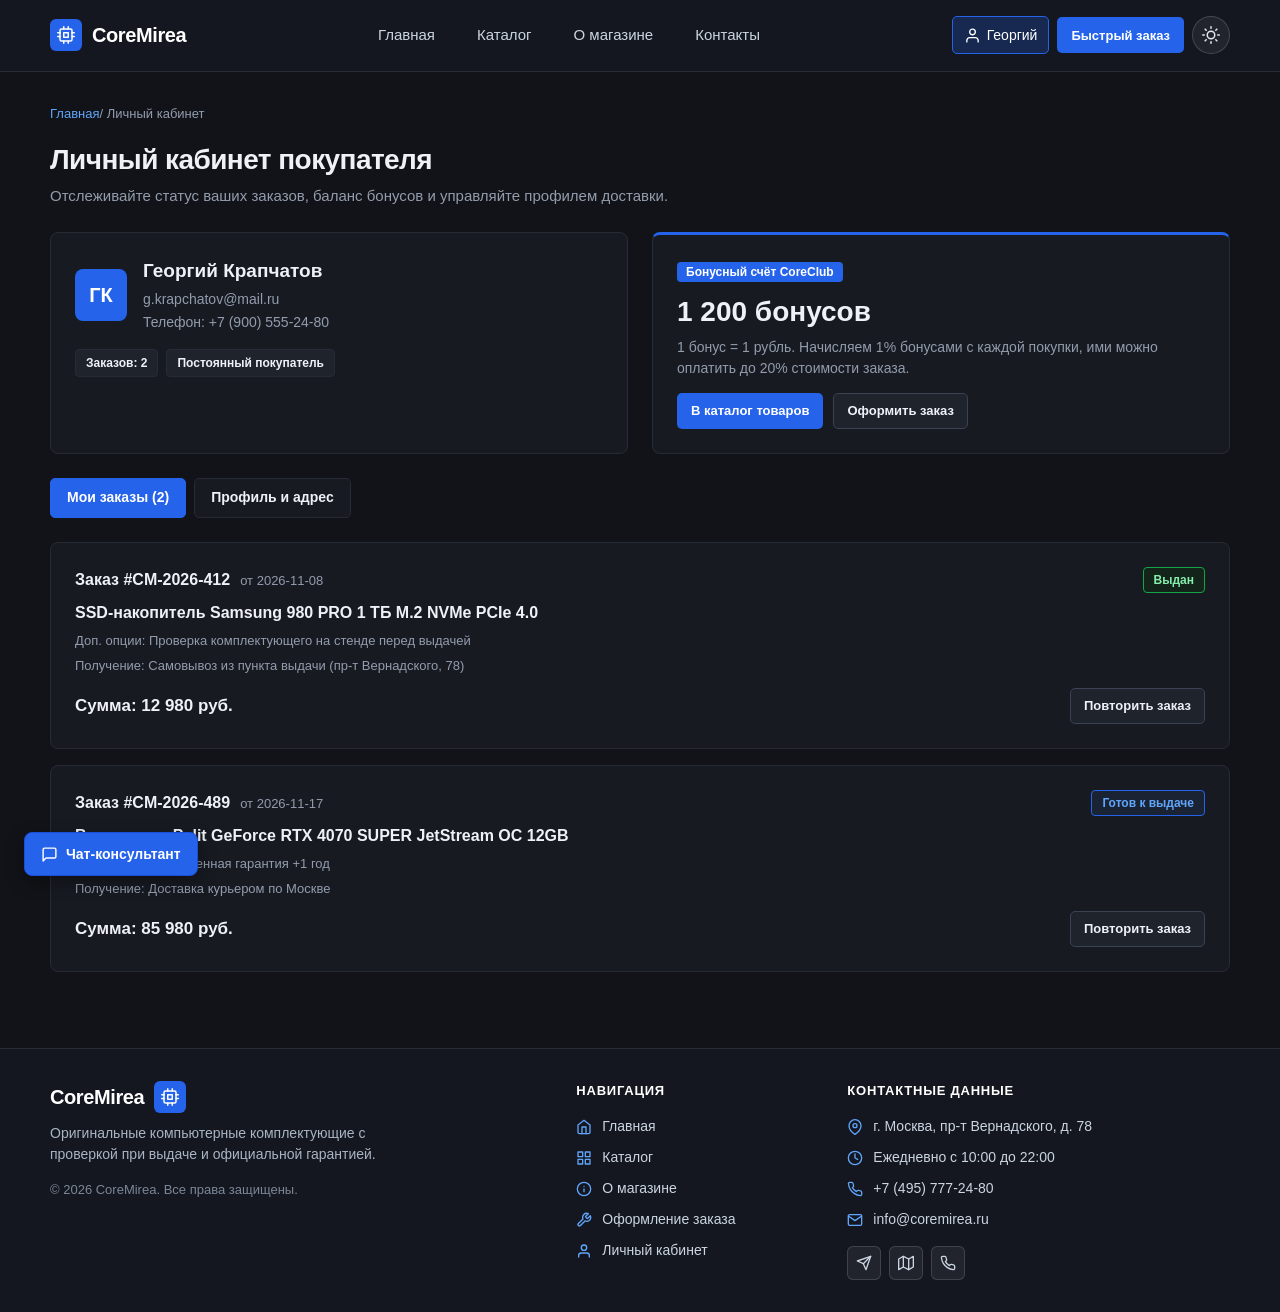
<file: account.html>
<!DOCTYPE html>
<html lang="ru">
<head>
  <meta charset="UTF-8">
  <meta name="viewport" content="width=device-width, initial-scale=1.0">
  <meta name="description" content="Личный кабинет покупателя CoreMirea — история заказов, бонусная карта CoreClub и профиль доставки.">
  <title>Личный кабинет — CoreMirea</title>
  <link rel="stylesheet" href="css/style.css">
  <link rel="stylesheet" href="css/responsive.css">
  <script src="js/store.js" defer></script>
  <script src="js/vendor/react.production.min.js" defer></script>
  <script src="js/vendor/react-dom.production.min.js" defer></script>
  <script src="js/main.js" defer></script>
  <script src="js/react-ui.js" defer></script>
</head>
<body class="page">
  <header class="site-header">
    <div class="site-header__inner">
      <a class="site-header__logo" href="index.html">
        <span class="brand-mark" aria-hidden="true">
          <svg viewBox="0 0 24 24">
            <rect x="4" y="4" width="16" height="16" rx="2"></rect>
            <rect x="9" y="9" width="6" height="6"></rect>
            <line x1="9" y1="1" x2="9" y2="4"></line>
            <line x1="15" y1="1" x2="15" y2="4"></line>
            <line x1="9" y1="20" x2="9" y2="23"></line>
            <line x1="15" y1="20" x2="15" y2="23"></line>
            <line x1="20" y1="9" x2="23" y2="9"></line>
            <line x1="20" y1="14" x2="23" y2="14"></line>
            <line x1="1" y1="9" x2="4" y2="9"></line>
            <line x1="1" y1="14" x2="4" y2="14"></line>
          </svg>
        </span>
        <span>CoreMirea</span>
      </a>

      <nav class="site-nav" aria-label="Основная навигация">
        <ul class="site-nav__list">
          <li class="site-nav__item"><a class="site-nav__link" href="index.html">Главная</a></li>
          <li class="site-nav__item"><a class="site-nav__link" href="catalog.html">Каталог</a></li>
          <li class="site-nav__item"><a class="site-nav__link" href="about.html">О магазине</a></li>
          <li class="site-nav__item"><a class="site-nav__link" href="contacts.html">Контакты</a></li>
        </ul>
      </nav>

      <div class="site-header__actions" id="react-header-actions">
        <a class="header-action-link header-action-link--active" href="account.html">Кабинет</a>
        <button class="button button--primary button--sm js-quick-order" type="button" data-product-id="1">Быстрый заказ</button>
      </div>
    </div>
  </header>

  <main class="page__main">
    <div class="success-message" id="success-message" role="status" hidden></div>

    <nav class="breadcrumbs" aria-label="Хлебные крошки">
      <a class="breadcrumbs__link" href="index.html">Главная</a>
      <span class="breadcrumbs__current">Личный кабинет</span>
    </nav>

    <section class="section">
      <h1 class="section__title">Личный кабинет покупателя</h1>
      <p class="section__text" style="margin-bottom: 24px;">
        Отслеживайте статус ваших заказов, баланс бонусов и управляйте профилем доставки.
      </p>

      <!-- React-интерфейс личного кабинета -->
      <div id="react-account-root"></div>
    </section>
  </main>

  <footer class="site-footer">
    <div class="site-footer__inner">
      <div class="site-footer__grid">
        <div class="site-footer__col site-footer__col--brand">
          <a class="site-footer__logo" href="index.html">
            <span>CoreMirea</span>
            <span class="brand-mark" aria-hidden="true">
              <svg viewBox="0 0 24 24">
                <rect x="4" y="4" width="16" height="16" rx="2"></rect>
                <rect x="9" y="9" width="6" height="6"></rect>
                <line x1="9" y1="1" x2="9" y2="4"></line>
                <line x1="15" y1="1" x2="15" y2="4"></line>
                <line x1="9" y1="20" x2="9" y2="23"></line>
                <line x1="15" y1="20" x2="15" y2="23"></line>
                <line x1="20" y1="9" x2="23" y2="9"></line>
                <line x1="20" y1="14" x2="23" y2="14"></line>
                <line x1="1" y1="9" x2="4" y2="9"></line>
                <line x1="1" y1="14" x2="4" y2="14"></line>
              </svg>
            </span>
          </a>
          <p class="site-footer__slogan">
            Оригинальные компьютерные комплектующие с проверкой при выдаче и официальной гарантией.
          </p>
          <p class="site-footer__copy">&copy; 2026 CoreMirea. Все права защищены.</p>
        </div>

        <nav class="site-footer__col site-footer__col--nav" aria-label="Навигация в подвале">
          <h3 class="site-footer__title">Навигация</h3>
          <ul class="site-footer__list">
            <li class="site-footer__item">
              <a class="site-footer__link" href="index.html">
                <svg class="site-footer__icon" viewBox="0 0 24 24" aria-hidden="true">
                  <path d="M3 9l9-7 9 7v11a2 2 0 0 1-2 2H5a2 2 0 0 1-2-2z"></path>
                  <polyline points="9 22 9 12 15 12 15 22"></polyline>
                </svg>
                <span>Главная</span>
              </a>
            </li>
            <li class="site-footer__item">
              <a class="site-footer__link" href="catalog.html">
                <svg class="site-footer__icon" viewBox="0 0 24 24" aria-hidden="true">
                  <rect x="3" y="3" width="7" height="7"></rect>
                  <rect x="14" y="3" width="7" height="7"></rect>
                  <rect x="14" y="14" width="7" height="7"></rect>
                  <rect x="3" y="14" width="7" height="7"></rect>
                </svg>
                <span>Каталог</span>
              </a>
            </li>
            <li class="site-footer__item">
              <a class="site-footer__link" href="about.html">
                <svg class="site-footer__icon" viewBox="0 0 24 24" aria-hidden="true">
                  <circle cx="12" cy="12" r="10"></circle>
                  <line x1="12" y1="16" x2="12" y2="12"></line>
                  <line x1="12" y1="8" x2="12.01" y2="8"></line>
                </svg>
                <span>О магазине</span>
              </a>
            </li>
            <li class="site-footer__item">
              <a class="site-footer__link" href="order.html">
                <svg class="site-footer__icon" viewBox="0 0 24 24" aria-hidden="true">
                  <path d="M14.7 6.3a1 1 0 0 0 0 1.4l1.6 1.6a1 1 0 0 0 1.4 0l3.77-3.77a6 6 0 0 1-7.94 7.94l-6.91 6.91a2.12 2.12 0 0 1-3-3l6.91-6.91a6 6 0 0 1 7.94-7.94l-3.76 3.76z"></path>
                </svg>
                <span>Оформление заказа</span>
              </a>
            </li>
            <li class="site-footer__item">
              <a class="site-footer__link" href="account.html">
                <svg class="site-footer__icon" viewBox="0 0 24 24" aria-hidden="true">
                  <path d="M20 21v-2a4 4 0 0 0-4-4H8a4 4 0 0 0-4 4v2"></path>
                  <circle cx="12" cy="7" r="4"></circle>
                </svg>
                <span>Личный кабинет</span>
              </a>
            </li>
          </ul>
        </nav>

        <div class="site-footer__col site-footer__col--contacts">
          <h3 class="site-footer__title">Контактные данные</h3>
          <ul class="site-footer__list">
            <li class="site-footer__item">
              <svg class="site-footer__icon" viewBox="0 0 24 24" aria-hidden="true">
                <path d="M21 10c0 7-9 13-9 13s-9-6-9-13a9 9 0 0 1 18 0z"></path>
                <circle cx="12" cy="10" r="3"></circle>
              </svg>
              <span>г. Москва, пр-т Вернадского, д. 78</span>
            </li>
            <li class="site-footer__item">
              <svg class="site-footer__icon" viewBox="0 0 24 24" aria-hidden="true">
                <circle cx="12" cy="12" r="10"></circle>
                <polyline points="12 6 12 12 16 14"></polyline>
              </svg>
              <span>Ежедневно с 10:00 до 22:00</span>
            </li>
            <li class="site-footer__item">
              <svg class="site-footer__icon" viewBox="0 0 24 24" aria-hidden="true">
                <path d="M22 16.92v3a2 2 0 0 1-2.18 2 19.79 19.79 0 0 1-8.63-3.07 19.5 19.5 0 0 1-6-6 19.79 19.79 0 0 1-3.07-8.67A2 2 0 0 1 4.11 2h3a2 2 0 0 1 2 1.72 12.84 12.84 0 0 0 .7 2.81 2 2 0 0 1-.45 2.11L8.09 9.91a16 16 0 0 0 6 6l1.27-1.27a2 2 0 0 1 2.11-.45 12.84 12.84 0 0 0 2.81.7A2 2 0 0 1 22 16.92z"></path>
              </svg>
              <a class="site-footer__link" href="tel:+74957772480">+7 (495) 777-24-80</a>
            </li>
            <li class="site-footer__item">
              <svg class="site-footer__icon" viewBox="0 0 24 24" aria-hidden="true">
                <path d="M4 4h16c1.1 0 2 .9 2 2v12c0 1.1-.9 2-2 2H4c-1.1 0-2-.9-2-2V6c0-1.1.9-2 2-2z"></path>
                <polyline points="22,6 12,13 2,6"></polyline>
              </svg>
              <a class="site-footer__link" href="mailto:info@coremirea.ru">info@coremirea.ru</a>
            </li>
          </ul>

          <div class="site-footer__socials">
            <a class="site-footer__social-link" href="contacts.html" aria-label="Telegram-канал CoreMirea" title="Telegram">
              <svg viewBox="0 0 24 24" aria-hidden="true">
                <line x1="22" y1="2" x2="11" y2="13"></line>
                <polygon points="22 2 15 22 11 13 2 9 22 2"></polygon>
              </svg>
            </a>
            <a class="site-footer__social-link" href="contacts.html#map" aria-label="Схема проезда" title="Карта проезда">
              <svg viewBox="0 0 24 24" aria-hidden="true">
                <polygon points="1 6 1 22 8 18 16 22 23 18 23 2 16 6 8 2 1 6"></polygon>
                <line x1="8" y1="2" x2="8" y2="18"></line>
                <line x1="16" y1="6" x2="16" y2="22"></line>
              </svg>
            </a>
            <a class="site-footer__social-link" href="tel:+74957772480" aria-label="Позвонить в магазин" title="Позвонить">
              <svg viewBox="0 0 24 24" aria-hidden="true">
                <path d="M22 16.92v3a2 2 0 0 1-2.18 2 19.79 19.79 0 0 1-8.63-3.07 19.5 19.5 0 0 1-6-6 19.79 19.79 0 0 1-3.07-8.67A2 2 0 0 1 4.11 2h3a2 2 0 0 1 2 1.72 12.84 12.84 0 0 0 .7 2.81 2 2 0 0 1-.45 2.11L8.09 9.91a16 16 0 0 0 6 6l1.27-1.27a2 2 0 0 1 2.11-.45 12.84 12.84 0 0 0 2.81.7A2 2 0 0 1 22 16.92z"></path>
              </svg>
            </a>
          </div>
        </div>
      </div>
    </div>
  </footer>

  <div id="react-chat-root"></div>

  <button class="scroll-top" type="button" id="scroll-top" hidden aria-label="Прокрутить страницу наверх">
    <span>Наверх</span>
  </button>

  <dialog class="order-dialog" id="order-dialog" aria-labelledby="order-dialog-title">
    <div class="order-dialog__inner">
      <button class="order-dialog__close" type="button" id="close-order-dialog-cross" aria-label="Закрыть окно">&times;</button>
      <h2 class="order-dialog__title" id="order-dialog-title">Быстрый заказ комплектующего</h2>
      <p class="order-dialog__product" id="dialog-product-name">Вы выбрали: GeForce RTX 4070 SUPER</p>

      <form class="order-form" id="order-form" action="#" method="post" novalidate>
        <div class="order-form__field">
          <label class="order-form__label" for="quick-product">
            Комплектующее <span class="order-form__required" aria-hidden="true">*</span>
          </label>
          <select class="order-form__select" id="quick-product" name="product" required>
            <option value="1">Palit GeForce RTX 4070 SUPER 12GB — 83 490 руб.</option>
            <option value="2">AMD Ryzen 7 7800X3D OEM (AM5) — 30 750 руб.</option>
            <option value="3">G.Skill Trident Z5 RGB 32 ГБ DDR5-6000 — 13 490 руб.</option>
            <option value="4">SSD Samsung 980 PRO 1 ТБ NVMe — 11 990 руб.</option>
            <option value="5">PNY GeForce RTX 5060 Ti 16GB — 56 990 руб.</option>
            <option value="6">Intel Core i5-14600KF OEM (LGA 1700) — 21 890 руб.</option>
            <option value="7">ASUS TUF GAMING B650-PLUS WIFI — 20 490 руб.</option>
            <option value="8">ASUS ROG STRIX B760-F GAMING WIFI — 23 990 руб.</option>
            <option value="9">СЖО Corsair iCUE H150i RGB 360 мм — 15 990 руб.</option>
            <option value="10">БП Corsair RM850e 850W 80+ Gold — 12 990 руб.</option>
            <option value="11">Корпус Thermaltake View ARGB TG — 9 490 руб.</option>
          </select>
        </div>

        <div class="order-form__row">
          <div class="order-form__field">
            <label class="order-form__label" for="order-qty">Количество, шт.</label>
            <input class="order-form__input" id="order-qty" name="qty" type="number" min="1" max="10" value="1" required>
          </div>
          <div class="order-form__field">
            <label class="order-form__label" for="order-delivery">Получение</label>
            <select class="order-form__select" id="order-delivery" name="delivery">
              <option value="pickup">Самовывоз (Вернадского, 78)</option>
              <option value="courier">Курьер по Москве</option>
              <option value="express">Экспресс за 2 часа</option>
            </select>
          </div>
        </div>

        <div class="order-form__row">
          <div class="order-form__field">
            <label class="order-form__label" for="order-name">
              Ваше имя <span class="order-form__required" aria-hidden="true">*</span>
            </label>
            <input class="order-form__input" id="order-name" name="name" type="text" minlength="2" placeholder="Введите имя" required>
          </div>
          <div class="order-form__field">
            <label class="order-form__label" for="order-phone">
              Телефон <span class="order-form__required" aria-hidden="true">*</span>
            </label>
            <input class="order-form__input" id="order-phone" name="phone" type="tel" placeholder="+7 (900) 000-00-00" required>
          </div>
        </div>

        <div class="order-form__field">
          <label class="order-form__label" for="order-email">E-mail для резерва</label>
          <input class="order-form__input" id="order-email" name="email" type="email" placeholder="mail@example.ru">
        </div>

        <div class="order-form__field order-form__field--checkbox">
          <label class="order-form__label" for="order-use-bonuses">
            <input id="order-use-bonuses" name="use_bonuses" type="checkbox">
            <span id="order-bonus-label">Списать бонусы CoreClub (до 20% заказа)</span>
          </label>
        </div>

        <div class="order-form__field" id="order-bonus-controls" hidden>
          <label class="order-form__label" for="order-bonus-amount">Сколько бонусов списать (1 Б = 1 руб.)</label>
          <div class="bonus-slider-row">
            <div class="bonus-slider-wrap">
              <input class="bonus-slider" id="order-bonus-range" type="range" min="0" max="0" step="1" value="0" aria-label="Выбор количества списываемых бонусов ползунком">
              <div class="bonus-slider__scale">
                <span>0 Б</span>
                <span id="order-bonus-max">0 Б</span>
              </div>
            </div>
            <input class="order-form__input" id="order-bonus-amount" type="number" min="0" max="0" value="0">
          </div>
        </div>

        <div class="order-form__field order-form__field--checkbox">
          <label class="order-form__label" for="order-agreement">
            <input id="order-agreement" name="agreement" type="checkbox" required checked>
            <span>Согласен с условиями гарантии и обработкой персональных данных *</span>
          </label>
        </div>

        <div class="order-form__actions">
          <button class="button button--primary" type="submit">Подтвердить резерв</button>
          <button class="button button--secondary" type="reset">Очистить</button>
          <button class="button button--secondary" type="button" id="close-order-dialog">Закрыть</button>
        </div>
      </form>
    </div>
  </dialog>
</body>
</html>
</file>
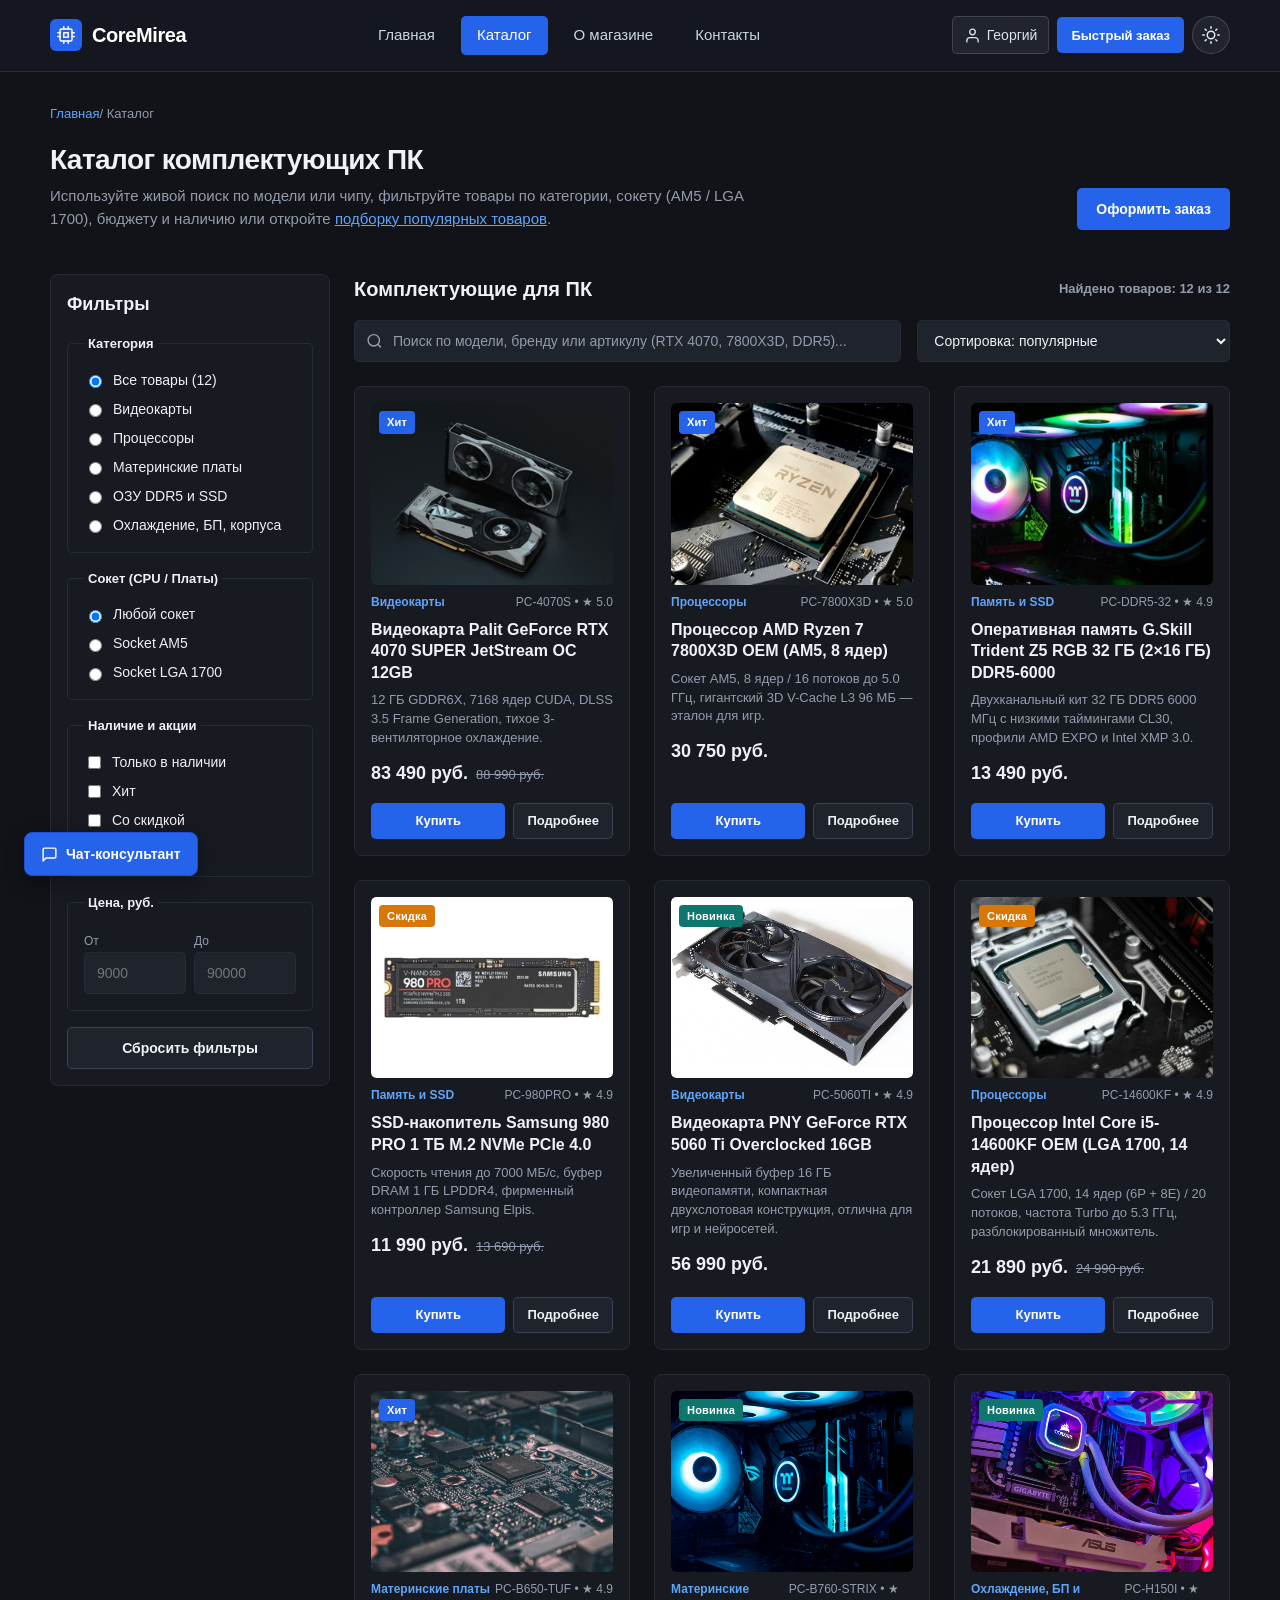
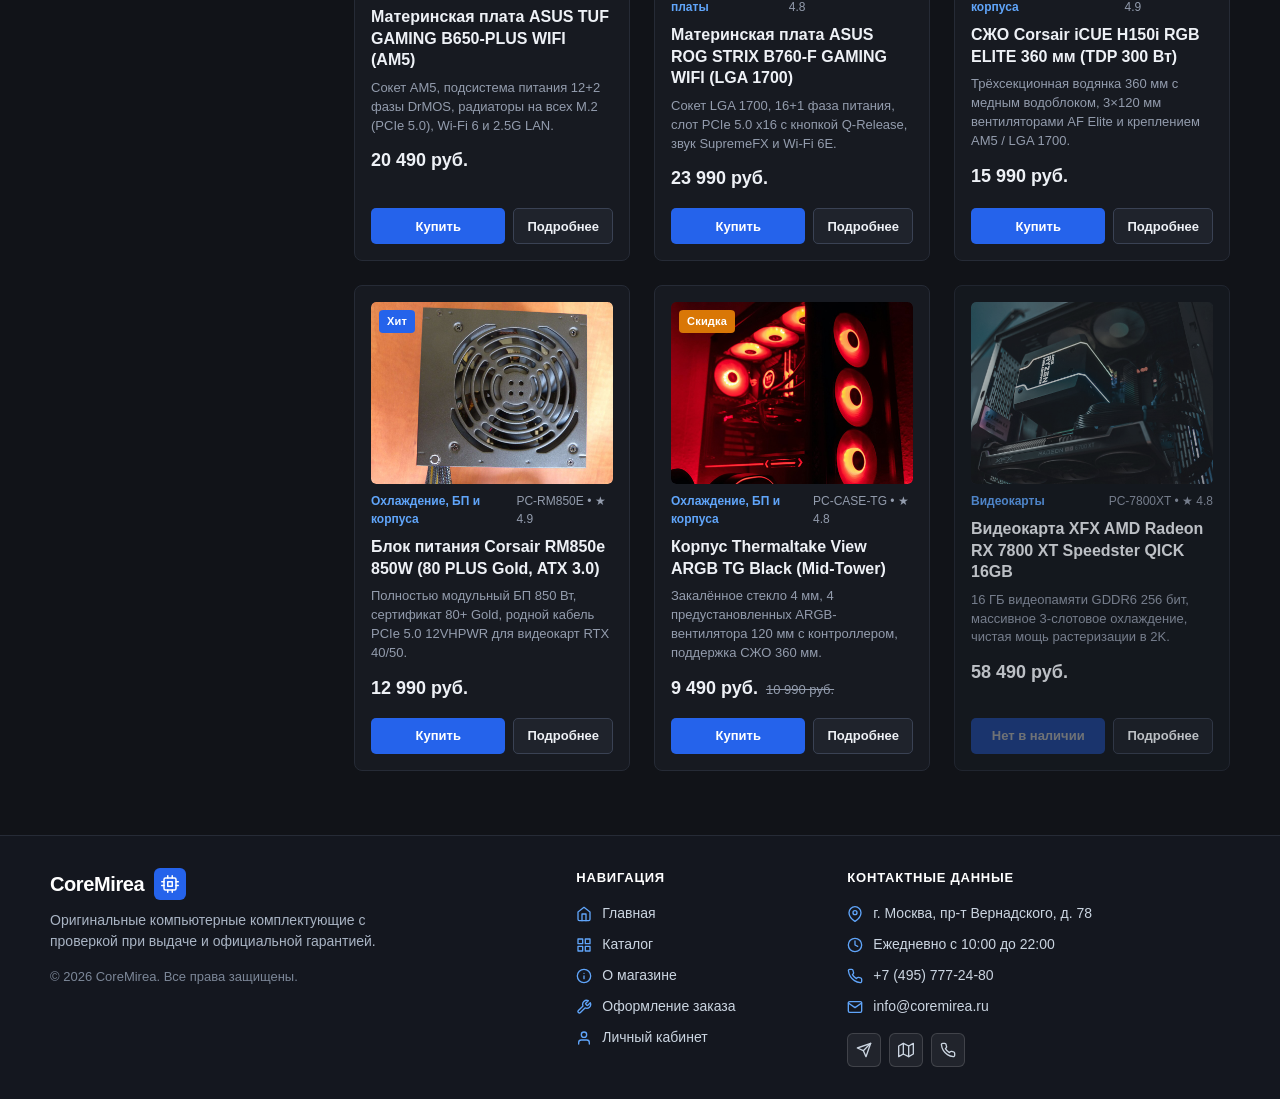
<file: catalog.html>
<!DOCTYPE html>
<html lang="ru">
<head>
  <meta charset="UTF-8">
  <meta name="viewport" content="width=device-width, initial-scale=1.0">
  <meta name="description" content="Каталог комплектующих для ПК CoreMirea — видеокарты, процессоры AM5 и LGA 1700, материнские платы, DDR5, NVMe SSD, живой поиск и фильтры.">
  <title>Каталог комплектующих ПК — CoreMirea</title>
  <link rel="stylesheet" href="css/style.css">
  <link rel="stylesheet" href="css/responsive.css">
  <script src="js/store.js" defer></script>
  <script src="js/vendor/react.production.min.js" defer></script>
  <script src="js/vendor/react-dom.production.min.js" defer></script>
  <script src="js/main.js" defer></script>
  <script src="js/react-ui.js" defer></script>
</head>
<body class="page">
  <header class="site-header">
    <div class="site-header__inner">
      <a class="site-header__logo" href="index.html">
        <span class="brand-mark" aria-hidden="true">
          <svg viewBox="0 0 24 24">
            <rect x="4" y="4" width="16" height="16" rx="2"></rect>
            <rect x="9" y="9" width="6" height="6"></rect>
            <line x1="9" y1="1" x2="9" y2="4"></line>
            <line x1="15" y1="1" x2="15" y2="4"></line>
            <line x1="9" y1="20" x2="9" y2="23"></line>
            <line x1="15" y1="20" x2="15" y2="23"></line>
            <line x1="20" y1="9" x2="23" y2="9"></line>
            <line x1="20" y1="14" x2="23" y2="14"></line>
            <line x1="1" y1="9" x2="4" y2="9"></line>
            <line x1="1" y1="14" x2="4" y2="14"></line>
          </svg>
        </span>
        <span>CoreMirea</span>
      </a>

      <nav class="site-nav" aria-label="Основная навигация">
        <ul class="site-nav__list">
          <li class="site-nav__item"><a class="site-nav__link" href="index.html">Главная</a></li>
          <li class="site-nav__item"><a class="site-nav__link site-nav__link--active" href="catalog.html">Каталог</a></li>
          <li class="site-nav__item"><a class="site-nav__link" href="about.html">О магазине</a></li>
          <li class="site-nav__item"><a class="site-nav__link" href="contacts.html">Контакты</a></li>
        </ul>
      </nav>

      <div class="site-header__actions" id="react-header-actions">
        <a class="header-action-link" href="account.html">Кабинет</a>
        <button class="button button--primary button--sm js-quick-order" type="button" data-product-id="1">Быстрый заказ</button>
      </div>
    </div>
  </header>

  <main class="page__main">
    <div class="success-message" id="success-message" role="status" hidden></div>

    <nav class="breadcrumbs" aria-label="Хлебные крошки">
      <a class="breadcrumbs__link" href="index.html">Главная</a>
      <span class="breadcrumbs__current">Каталог</span>
    </nav>

    <section class="section">
      <div class="section__header">
        <div>
          <h1 class="section__title">Каталог комплектующих ПК</h1>
          <p class="section__text">
            Используйте живой поиск по модели или чипу, фильтруйте товары по категории, сокету (AM5 / LGA 1700), бюджету и наличию или откройте <a href="category.html">подборку популярных товаров</a>.
          </p>
        </div>
        <a class="button button--primary" href="order.html">Оформить заказ</a>
      </div>
    </section>

    <!-- Интерактивный React-каталог с живым поиском, фильтрацией и избранным -->
    <div id="react-catalog-root"></div>
  </main>

  <footer class="site-footer">
    <div class="site-footer__inner">
      <div class="site-footer__grid">
        <div class="site-footer__col site-footer__col--brand">
          <a class="site-footer__logo" href="index.html">
            <span>CoreMirea</span>
            <span class="brand-mark" aria-hidden="true">
              <svg viewBox="0 0 24 24">
                <rect x="4" y="4" width="16" height="16" rx="2"></rect>
                <rect x="9" y="9" width="6" height="6"></rect>
                <line x1="9" y1="1" x2="9" y2="4"></line>
                <line x1="15" y1="1" x2="15" y2="4"></line>
                <line x1="9" y1="20" x2="9" y2="23"></line>
                <line x1="15" y1="20" x2="15" y2="23"></line>
                <line x1="20" y1="9" x2="23" y2="9"></line>
                <line x1="20" y1="14" x2="23" y2="14"></line>
                <line x1="1" y1="9" x2="4" y2="9"></line>
                <line x1="1" y1="14" x2="4" y2="14"></line>
              </svg>
            </span>
          </a>
          <p class="site-footer__slogan">
            Оригинальные компьютерные комплектующие с проверкой при выдаче и официальной гарантией.
          </p>
          <p class="site-footer__copy">&copy; 2026 CoreMirea. Все права защищены.</p>
        </div>

        <nav class="site-footer__col site-footer__col--nav" aria-label="Навигация в подвале">
          <h3 class="site-footer__title">Навигация</h3>
          <ul class="site-footer__list">
            <li class="site-footer__item">
              <a class="site-footer__link" href="index.html">
                <svg class="site-footer__icon" viewBox="0 0 24 24" aria-hidden="true">
                  <path d="M3 9l9-7 9 7v11a2 2 0 0 1-2 2H5a2 2 0 0 1-2-2z"></path>
                  <polyline points="9 22 9 12 15 12 15 22"></polyline>
                </svg>
                <span>Главная</span>
              </a>
            </li>
            <li class="site-footer__item">
              <a class="site-footer__link" href="catalog.html">
                <svg class="site-footer__icon" viewBox="0 0 24 24" aria-hidden="true">
                  <rect x="3" y="3" width="7" height="7"></rect>
                  <rect x="14" y="3" width="7" height="7"></rect>
                  <rect x="14" y="14" width="7" height="7"></rect>
                  <rect x="3" y="14" width="7" height="7"></rect>
                </svg>
                <span>Каталог</span>
              </a>
            </li>
            <li class="site-footer__item">
              <a class="site-footer__link" href="about.html">
                <svg class="site-footer__icon" viewBox="0 0 24 24" aria-hidden="true">
                  <circle cx="12" cy="12" r="10"></circle>
                  <line x1="12" y1="16" x2="12" y2="12"></line>
                  <line x1="12" y1="8" x2="12.01" y2="8"></line>
                </svg>
                <span>О магазине</span>
              </a>
            </li>
            <li class="site-footer__item">
              <a class="site-footer__link" href="order.html">
                <svg class="site-footer__icon" viewBox="0 0 24 24" aria-hidden="true">
                  <path d="M14.7 6.3a1 1 0 0 0 0 1.4l1.6 1.6a1 1 0 0 0 1.4 0l3.77-3.77a6 6 0 0 1-7.94 7.94l-6.91 6.91a2.12 2.12 0 0 1-3-3l6.91-6.91a6 6 0 0 1 7.94-7.94l-3.76 3.76z"></path>
                </svg>
                <span>Оформление заказа</span>
              </a>
            </li>
            <li class="site-footer__item">
              <a class="site-footer__link" href="account.html">
                <svg class="site-footer__icon" viewBox="0 0 24 24" aria-hidden="true">
                  <path d="M20 21v-2a4 4 0 0 0-4-4H8a4 4 0 0 0-4 4v2"></path>
                  <circle cx="12" cy="7" r="4"></circle>
                </svg>
                <span>Личный кабинет</span>
              </a>
            </li>
          </ul>
        </nav>

        <div class="site-footer__col site-footer__col--contacts">
          <h3 class="site-footer__title">Контактные данные</h3>
          <ul class="site-footer__list">
            <li class="site-footer__item">
              <svg class="site-footer__icon" viewBox="0 0 24 24" aria-hidden="true">
                <path d="M21 10c0 7-9 13-9 13s-9-6-9-13a9 9 0 0 1 18 0z"></path>
                <circle cx="12" cy="10" r="3"></circle>
              </svg>
              <span>г. Москва, пр-т Вернадского, д. 78</span>
            </li>
            <li class="site-footer__item">
              <svg class="site-footer__icon" viewBox="0 0 24 24" aria-hidden="true">
                <circle cx="12" cy="12" r="10"></circle>
                <polyline points="12 6 12 12 16 14"></polyline>
              </svg>
              <span>Ежедневно с 10:00 до 22:00</span>
            </li>
            <li class="site-footer__item">
              <svg class="site-footer__icon" viewBox="0 0 24 24" aria-hidden="true">
                <path d="M22 16.92v3a2 2 0 0 1-2.18 2 19.79 19.79 0 0 1-8.63-3.07 19.5 19.5 0 0 1-6-6 19.79 19.79 0 0 1-3.07-8.67A2 2 0 0 1 4.11 2h3a2 2 0 0 1 2 1.72 12.84 12.84 0 0 0 .7 2.81 2 2 0 0 1-.45 2.11L8.09 9.91a16 16 0 0 0 6 6l1.27-1.27a2 2 0 0 1 2.11-.45 12.84 12.84 0 0 0 2.81.7A2 2 0 0 1 22 16.92z"></path>
              </svg>
              <a class="site-footer__link" href="tel:+74957772480">+7 (495) 777-24-80</a>
            </li>
            <li class="site-footer__item">
              <svg class="site-footer__icon" viewBox="0 0 24 24" aria-hidden="true">
                <path d="M4 4h16c1.1 0 2 .9 2 2v12c0 1.1-.9 2-2 2H4c-1.1 0-2-.9-2-2V6c0-1.1.9-2 2-2z"></path>
                <polyline points="22,6 12,13 2,6"></polyline>
              </svg>
              <a class="site-footer__link" href="mailto:info@coremirea.ru">info@coremirea.ru</a>
            </li>
          </ul>

          <div class="site-footer__socials">
            <a class="site-footer__social-link" href="contacts.html" aria-label="Telegram-канал CoreMirea" title="Telegram">
              <svg viewBox="0 0 24 24" aria-hidden="true">
                <line x1="22" y1="2" x2="11" y2="13"></line>
                <polygon points="22 2 15 22 11 13 2 9 22 2"></polygon>
              </svg>
            </a>
            <a class="site-footer__social-link" href="contacts.html#map" aria-label="Схема проезда" title="Карта проезда">
              <svg viewBox="0 0 24 24" aria-hidden="true">
                <polygon points="1 6 1 22 8 18 16 22 23 18 23 2 16 6 8 2 1 6"></polygon>
                <line x1="8" y1="2" x2="8" y2="18"></line>
                <line x1="16" y1="6" x2="16" y2="22"></line>
              </svg>
            </a>
            <a class="site-footer__social-link" href="tel:+74957772480" aria-label="Позвонить в магазин" title="Позвонить">
              <svg viewBox="0 0 24 24" aria-hidden="true">
                <path d="M22 16.92v3a2 2 0 0 1-2.18 2 19.79 19.79 0 0 1-8.63-3.07 19.5 19.5 0 0 1-6-6 19.79 19.79 0 0 1-3.07-8.67A2 2 0 0 1 4.11 2h3a2 2 0 0 1 2 1.72 12.84 12.84 0 0 0 .7 2.81 2 2 0 0 1-.45 2.11L8.09 9.91a16 16 0 0 0 6 6l1.27-1.27a2 2 0 0 1 2.11-.45 12.84 12.84 0 0 0 2.81.7A2 2 0 0 1 22 16.92z"></path>
              </svg>
            </a>
          </div>
        </div>
      </div>
    </div>
  </footer>

  <div id="react-chat-root"></div>

  <button class="scroll-top" type="button" id="scroll-top" hidden aria-label="Прокрутить страницу наверх">
    <span>Наверх</span>
  </button>

  <dialog class="order-dialog" id="order-dialog" aria-labelledby="order-dialog-title">
    <div class="order-dialog__inner">
      <button class="order-dialog__close" type="button" id="close-order-dialog-cross" aria-label="Закрыть окно">&times;</button>
      <h2 class="order-dialog__title" id="order-dialog-title">Быстрый заказ комплектующего</h2>
      <p class="order-dialog__product" id="dialog-product-name">Вы выбрали: GeForce RTX 4070 SUPER</p>

      <form class="order-form" id="order-form" action="#" method="post" novalidate>
        <div class="order-form__field">
          <label class="order-form__label" for="quick-product">
            Комплектующее <span class="order-form__required" aria-hidden="true">*</span>
          </label>
          <select class="order-form__select" id="quick-product" name="product" required>
            <option value="1">Palit GeForce RTX 4070 SUPER 12GB — 83 490 руб.</option>
            <option value="2">AMD Ryzen 7 7800X3D OEM (AM5) — 30 750 руб.</option>
            <option value="3">G.Skill Trident Z5 RGB 32 ГБ DDR5-6000 — 13 490 руб.</option>
            <option value="4">SSD Samsung 980 PRO 1 ТБ NVMe — 11 990 руб.</option>
            <option value="5">PNY GeForce RTX 5060 Ti 16GB — 56 990 руб.</option>
            <option value="6">Intel Core i5-14600KF OEM (LGA 1700) — 21 890 руб.</option>
            <option value="7">ASUS TUF GAMING B650-PLUS WIFI — 20 490 руб.</option>
            <option value="8">ASUS ROG STRIX B760-F GAMING WIFI — 23 990 руб.</option>
            <option value="9">СЖО Corsair iCUE H150i RGB 360 мм — 15 990 руб.</option>
            <option value="10">БП Corsair RM850e 850W 80+ Gold — 12 990 руб.</option>
            <option value="11">Корпус Thermaltake View ARGB TG — 9 490 руб.</option>
          </select>
        </div>

        <div class="order-form__row">
          <div class="order-form__field">
            <label class="order-form__label" for="order-qty">Количество, шт.</label>
            <input class="order-form__input" id="order-qty" name="qty" type="number" min="1" max="10" value="1" required>
          </div>
          <div class="order-form__field">
            <label class="order-form__label" for="order-delivery">Получение</label>
            <select class="order-form__select" id="order-delivery" name="delivery">
              <option value="pickup">Самовывоз (Вернадского, 78)</option>
              <option value="courier">Курьер по Москве</option>
              <option value="express">Экспресс за 2 часа</option>
            </select>
          </div>
        </div>

        <div class="order-form__row">
          <div class="order-form__field">
            <label class="order-form__label" for="order-name">
              Ваше имя <span class="order-form__required" aria-hidden="true">*</span>
            </label>
            <input class="order-form__input" id="order-name" name="name" type="text" minlength="2" placeholder="Введите имя" required>
          </div>
          <div class="order-form__field">
            <label class="order-form__label" for="order-phone">
              Телефон <span class="order-form__required" aria-hidden="true">*</span>
            </label>
            <input class="order-form__input" id="order-phone" name="phone" type="tel" placeholder="+7 (900) 000-00-00" required>
          </div>
        </div>

        <div class="order-form__field">
          <label class="order-form__label" for="order-email">E-mail для резерва</label>
          <input class="order-form__input" id="order-email" name="email" type="email" placeholder="mail@example.ru">
        </div>

        <div class="order-form__field order-form__field--checkbox">
          <label class="order-form__label" for="order-use-bonuses">
            <input id="order-use-bonuses" name="use_bonuses" type="checkbox">
            <span id="order-bonus-label">Списать бонусы CoreClub (до 20% заказа)</span>
          </label>
        </div>

        <div class="order-form__field" id="order-bonus-controls" hidden>
          <label class="order-form__label" for="order-bonus-amount">Сколько бонусов списать (1 Б = 1 руб.)</label>
          <div class="bonus-slider-row">
            <div class="bonus-slider-wrap">
              <input class="bonus-slider" id="order-bonus-range" type="range" min="0" max="0" step="1" value="0" aria-label="Выбор количества списываемых бонусов ползунком">
              <div class="bonus-slider__scale">
                <span>0 Б</span>
                <span id="order-bonus-max">0 Б</span>
              </div>
            </div>
            <input class="order-form__input" id="order-bonus-amount" type="number" min="0" max="0" value="0">
          </div>
        </div>

        <div class="order-form__field order-form__field--checkbox">
          <label class="order-form__label" for="order-agreement">
            <input id="order-agreement" name="agreement" type="checkbox" required checked>
            <span>Согласен с условиями гарантии и обработкой персональных данных *</span>
          </label>
        </div>

        <div class="order-form__actions">
          <button class="button button--primary" type="submit">Подтвердить резерв</button>
          <button class="button button--secondary" type="reset">Очистить</button>
          <button class="button button--secondary" type="button" id="close-order-dialog">Закрыть</button>
        </div>
      </form>
    </div>
  </dialog>
</body>
</html>
</file>
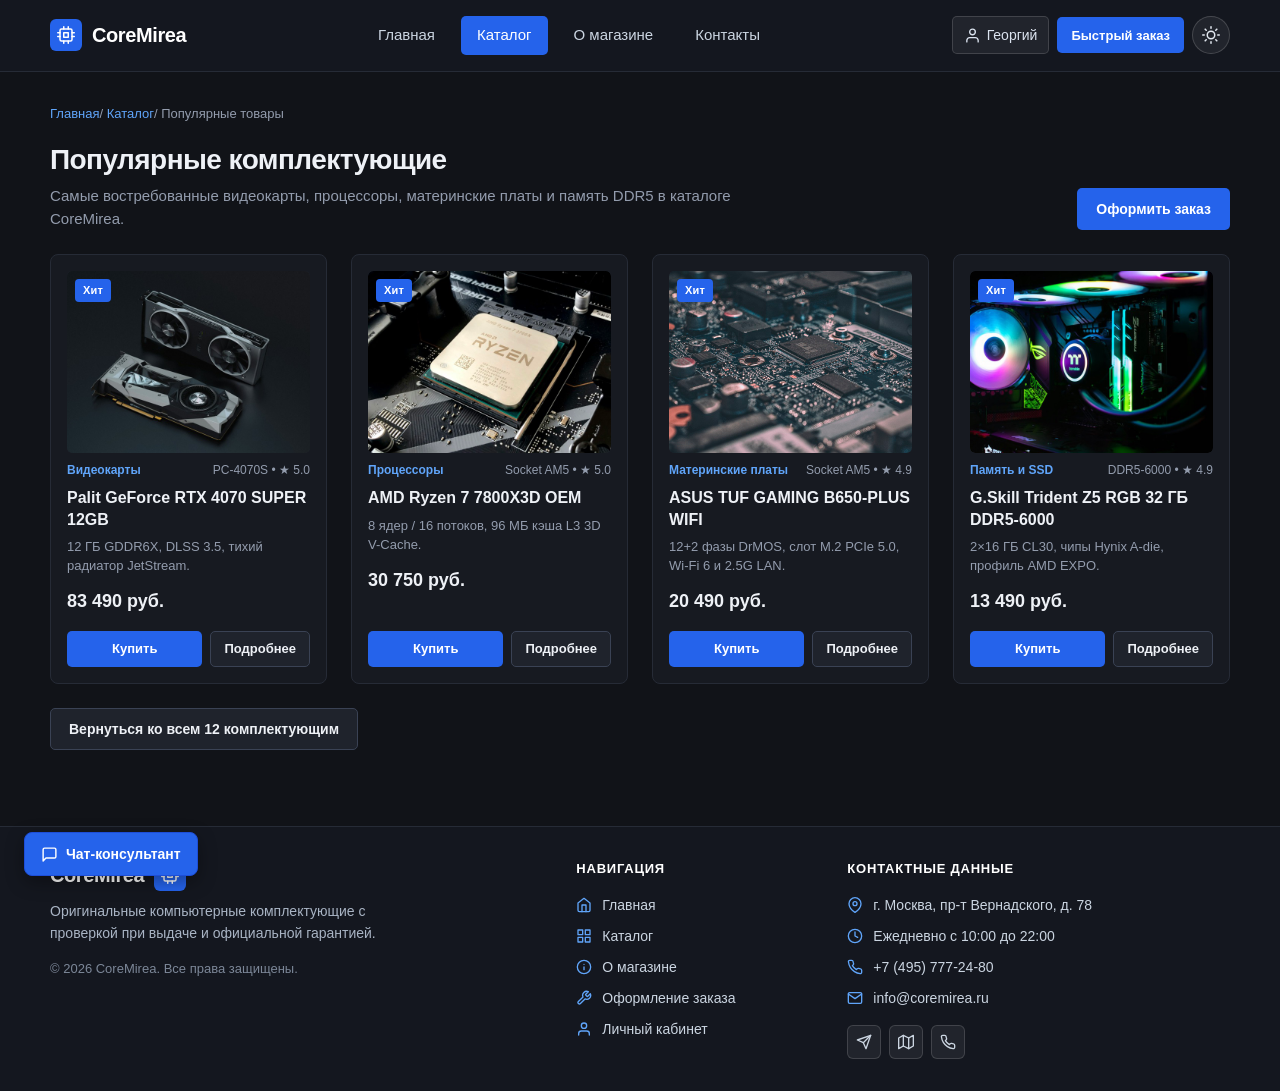
<file: category.html>
<!DOCTYPE html>
<html lang="ru">
<head>
  <meta charset="UTF-8">
  <meta name="viewport" content="width=device-width, initial-scale=1.0">
  <meta name="description" content="Популярные компьютерные комплектующие в магазине CoreMirea.">
  <title>Популярные комплектующие — CoreMirea</title>
  <link rel="stylesheet" href="css/style.css">
  <link rel="stylesheet" href="css/responsive.css">
  <script src="js/store.js" defer></script>
  <script src="js/vendor/react.production.min.js" defer></script>
  <script src="js/vendor/react-dom.production.min.js" defer></script>
  <script src="js/main.js" defer></script>
  <script src="js/react-ui.js" defer></script>
</head>
<body class="page">
  <header class="site-header">
    <div class="site-header__inner">
      <a class="site-header__logo" href="index.html">
        <span class="brand-mark" aria-hidden="true">
          <svg viewBox="0 0 24 24">
            <rect x="4" y="4" width="16" height="16" rx="2"></rect>
            <rect x="9" y="9" width="6" height="6"></rect>
            <line x1="9" y1="1" x2="9" y2="4"></line>
            <line x1="15" y1="1" x2="15" y2="4"></line>
            <line x1="9" y1="20" x2="9" y2="23"></line>
            <line x1="15" y1="20" x2="15" y2="23"></line>
            <line x1="20" y1="9" x2="23" y2="9"></line>
            <line x1="20" y1="14" x2="23" y2="14"></line>
            <line x1="1" y1="9" x2="4" y2="9"></line>
            <line x1="1" y1="14" x2="4" y2="14"></line>
          </svg>
        </span>
        <span>CoreMirea</span>
      </a>

      <nav class="site-nav" aria-label="Основная навигация">
        <ul class="site-nav__list">
          <li class="site-nav__item"><a class="site-nav__link" href="index.html">Главная</a></li>
          <li class="site-nav__item"><a class="site-nav__link site-nav__link--active" href="catalog.html">Каталог</a></li>
          <li class="site-nav__item"><a class="site-nav__link" href="about.html">О магазине</a></li>
          <li class="site-nav__item"><a class="site-nav__link" href="contacts.html">Контакты</a></li>
        </ul>
      </nav>

      <div class="site-header__actions" id="react-header-actions">
        <a class="header-action-link" href="account.html">Кабинет</a>
        <button class="button button--primary button--sm js-quick-order" type="button" data-product-id="1">Быстрый заказ</button>
      </div>
    </div>
  </header>

  <main class="page__main">
    <div class="success-message" id="success-message" role="status" hidden></div>

    <nav class="breadcrumbs" aria-label="Хлебные крошки">
      <a class="breadcrumbs__link" href="index.html">Главная</a>
      <a class="breadcrumbs__link breadcrumbs__link--inner" href="catalog.html">Каталог</a>
      <span class="breadcrumbs__current">Популярные товары</span>
    </nav>

    <section class="section">
      <div class="section__header">
        <div>
          <h1 class="section__title">Популярные комплектующие</h1>
          <p class="section__text">
            Самые востребованные видеокарты, процессоры, материнские платы и память DDR5 в каталоге CoreMirea.
          </p>
        </div>
        <a class="button button--primary" href="order.html">Оформить заказ</a>
      </div>

      <div class="products-grid" style="margin-bottom: 24px;">
        <article class="product-card product-card--featured">
          <div class="product-card__media">
            <img class="product-card__image" src="images/gpu-rtx4070s-640.jpg" alt="GeForce RTX 4070 SUPER 12GB" width="640" height="480" loading="lazy">
            <span class="product-card__badge">Хит</span>
          </div>
          <div class="product-card__meta">
            <span class="product-card__category">Видеокарты</span>
            <span>PC-4070S &bull; ★ 5.0</span>
          </div>
          <h3 class="product-card__title"><a class="product-card__title-link" href="product.html?id=1">Palit GeForce RTX 4070 SUPER 12GB</a></h3>
          <p class="product-card__description">12 ГБ GDDR6X, DLSS 3.5, тихий радиатор JetStream.</p>
          <div class="product-card__price-row"><p class="product-card__price">83 490 руб.</p></div>
          <div class="product-card__actions">
            <button class="button button--primary button--sm product-card__button js-quick-order" type="button" data-product-id="1">Купить</button>
            <a class="button button--secondary button--sm" href="product.html?id=1">Подробнее</a>
          </div>
        </article>

        <article class="product-card product-card--featured">
          <div class="product-card__media">
            <img class="product-card__image" src="images/cpu-ryzen7800x3d-640.jpg" alt="AMD Ryzen 7 7800X3D OEM" width="640" height="480" loading="lazy">
            <span class="product-card__badge">Хит</span>
          </div>
          <div class="product-card__meta">
            <span class="product-card__category">Процессоры</span>
            <span>Socket AM5 &bull; ★ 5.0</span>
          </div>
          <h3 class="product-card__title"><a class="product-card__title-link" href="product.html?id=2">AMD Ryzen 7 7800X3D OEM</a></h3>
          <p class="product-card__description">8 ядер / 16 потоков, 96 МБ кэша L3 3D V-Cache.</p>
          <div class="product-card__price-row"><p class="product-card__price">30 750 руб.</p></div>
          <div class="product-card__actions">
            <button class="button button--primary button--sm product-card__button js-quick-order" type="button" data-product-id="2">Купить</button>
            <a class="button button--secondary button--sm" href="product.html?id=2">Подробнее</a>
          </div>
        </article>

        <article class="product-card product-card--featured">
          <div class="product-card__media">
            <img class="product-card__image" src="images/mobo-b650.jpg" alt="ASUS TUF GAMING B650-PLUS WIFI" width="640" height="480" loading="lazy">
            <span class="product-card__badge">Хит</span>
          </div>
          <div class="product-card__meta">
            <span class="product-card__category">Материнские платы</span>
            <span>Socket AM5 &bull; ★ 4.9</span>
          </div>
          <h3 class="product-card__title"><a class="product-card__title-link" href="product.html?id=7">ASUS TUF GAMING B650-PLUS WIFI</a></h3>
          <p class="product-card__description">12+2 фазы DrMOS, слот M.2 PCIe 5.0, Wi-Fi 6 и 2.5G LAN.</p>
          <div class="product-card__price-row"><p class="product-card__price">20 490 руб.</p></div>
          <div class="product-card__actions">
            <button class="button button--primary button--sm product-card__button js-quick-order" type="button" data-product-id="7">Купить</button>
            <a class="button button--secondary button--sm" href="product.html?id=7">Подробнее</a>
          </div>
        </article>

        <article class="product-card product-card--featured">
          <div class="product-card__media">
            <img class="product-card__image" src="images/ram-ddr5-640.jpg" alt="G.Skill Trident Z5 RGB 32 ГБ DDR5" width="640" height="480" loading="lazy">
            <span class="product-card__badge">Хит</span>
          </div>
          <div class="product-card__meta">
            <span class="product-card__category">Память и SSD</span>
            <span>DDR5-6000 &bull; ★ 4.9</span>
          </div>
          <h3 class="product-card__title"><a class="product-card__title-link" href="product.html?id=3">G.Skill Trident Z5 RGB 32 ГБ DDR5-6000</a></h3>
          <p class="product-card__description">2×16 ГБ CL30, чипы Hynix A-die, профиль AMD EXPO.</p>
          <div class="product-card__price-row"><p class="product-card__price">13 490 руб.</p></div>
          <div class="product-card__actions">
            <button class="button button--primary button--sm product-card__button js-quick-order" type="button" data-product-id="3">Купить</button>
            <a class="button button--secondary button--sm" href="product.html?id=3">Подробнее</a>
          </div>
        </article>
      </div>

      <a class="button button--secondary" href="catalog.html">Вернуться ко всем 12 комплектующим</a>
    </section>
  </main>

  <footer class="site-footer">
    <div class="site-footer__inner">
      <div class="site-footer__grid">
        <div class="site-footer__col site-footer__col--brand">
          <a class="site-footer__logo" href="index.html">
            <span>CoreMirea</span>
            <span class="brand-mark" aria-hidden="true">
              <svg viewBox="0 0 24 24">
                <rect x="4" y="4" width="16" height="16" rx="2"></rect>
                <rect x="9" y="9" width="6" height="6"></rect>
                <line x1="9" y1="1" x2="9" y2="4"></line>
                <line x1="15" y1="1" x2="15" y2="4"></line>
                <line x1="9" y1="20" x2="9" y2="23"></line>
                <line x1="15" y1="20" x2="15" y2="23"></line>
                <line x1="20" y1="9" x2="23" y2="9"></line>
                <line x1="20" y1="14" x2="23" y2="14"></line>
                <line x1="1" y1="9" x2="4" y2="9"></line>
                <line x1="1" y1="14" x2="4" y2="14"></line>
              </svg>
            </span>
          </a>
          <p class="site-footer__slogan">
            Оригинальные компьютерные комплектующие с проверкой при выдаче и официальной гарантией.
          </p>
          <p class="site-footer__copy">&copy; 2026 CoreMirea. Все права защищены.</p>
        </div>

        <nav class="site-footer__col site-footer__col--nav" aria-label="Навигация в подвале">
          <h3 class="site-footer__title">Навигация</h3>
          <ul class="site-footer__list">
            <li class="site-footer__item">
              <a class="site-footer__link" href="index.html">
                <svg class="site-footer__icon" viewBox="0 0 24 24" aria-hidden="true">
                  <path d="M3 9l9-7 9 7v11a2 2 0 0 1-2 2H5a2 2 0 0 1-2-2z"></path>
                  <polyline points="9 22 9 12 15 12 15 22"></polyline>
                </svg>
                <span>Главная</span>
              </a>
            </li>
            <li class="site-footer__item">
              <a class="site-footer__link" href="catalog.html">
                <svg class="site-footer__icon" viewBox="0 0 24 24" aria-hidden="true">
                  <rect x="3" y="3" width="7" height="7"></rect>
                  <rect x="14" y="3" width="7" height="7"></rect>
                  <rect x="14" y="14" width="7" height="7"></rect>
                  <rect x="3" y="14" width="7" height="7"></rect>
                </svg>
                <span>Каталог</span>
              </a>
            </li>
            <li class="site-footer__item">
              <a class="site-footer__link" href="about.html">
                <svg class="site-footer__icon" viewBox="0 0 24 24" aria-hidden="true">
                  <circle cx="12" cy="12" r="10"></circle>
                  <line x1="12" y1="16" x2="12" y2="12"></line>
                  <line x1="12" y1="8" x2="12.01" y2="8"></line>
                </svg>
                <span>О магазине</span>
              </a>
            </li>
            <li class="site-footer__item">
              <a class="site-footer__link" href="order.html">
                <svg class="site-footer__icon" viewBox="0 0 24 24" aria-hidden="true">
                  <path d="M14.7 6.3a1 1 0 0 0 0 1.4l1.6 1.6a1 1 0 0 0 1.4 0l3.77-3.77a6 6 0 0 1-7.94 7.94l-6.91 6.91a2.12 2.12 0 0 1-3-3l6.91-6.91a6 6 0 0 1 7.94-7.94l-3.76 3.76z"></path>
                </svg>
                <span>Оформление заказа</span>
              </a>
            </li>
            <li class="site-footer__item">
              <a class="site-footer__link" href="account.html">
                <svg class="site-footer__icon" viewBox="0 0 24 24" aria-hidden="true">
                  <path d="M20 21v-2a4 4 0 0 0-4-4H8a4 4 0 0 0-4 4v2"></path>
                  <circle cx="12" cy="7" r="4"></circle>
                </svg>
                <span>Личный кабинет</span>
              </a>
            </li>
          </ul>
        </nav>

        <div class="site-footer__col site-footer__col--contacts">
          <h3 class="site-footer__title">Контактные данные</h3>
          <ul class="site-footer__list">
            <li class="site-footer__item">
              <svg class="site-footer__icon" viewBox="0 0 24 24" aria-hidden="true">
                <path d="M21 10c0 7-9 13-9 13s-9-6-9-13a9 9 0 0 1 18 0z"></path>
                <circle cx="12" cy="10" r="3"></circle>
              </svg>
              <span>г. Москва, пр-т Вернадского, д. 78</span>
            </li>
            <li class="site-footer__item">
              <svg class="site-footer__icon" viewBox="0 0 24 24" aria-hidden="true">
                <circle cx="12" cy="12" r="10"></circle>
                <polyline points="12 6 12 12 16 14"></polyline>
              </svg>
              <span>Ежедневно с 10:00 до 22:00</span>
            </li>
            <li class="site-footer__item">
              <svg class="site-footer__icon" viewBox="0 0 24 24" aria-hidden="true">
                <path d="M22 16.92v3a2 2 0 0 1-2.18 2 19.79 19.79 0 0 1-8.63-3.07 19.5 19.5 0 0 1-6-6 19.79 19.79 0 0 1-3.07-8.67A2 2 0 0 1 4.11 2h3a2 2 0 0 1 2 1.72 12.84 12.84 0 0 0 .7 2.81 2 2 0 0 1-.45 2.11L8.09 9.91a16 16 0 0 0 6 6l1.27-1.27a2 2 0 0 1 2.11-.45 12.84 12.84 0 0 0 2.81.7A2 2 0 0 1 22 16.92z"></path>
              </svg>
              <a class="site-footer__link" href="tel:+74957772480">+7 (495) 777-24-80</a>
            </li>
            <li class="site-footer__item">
              <svg class="site-footer__icon" viewBox="0 0 24 24" aria-hidden="true">
                <path d="M4 4h16c1.1 0 2 .9 2 2v12c0 1.1-.9 2-2 2H4c-1.1 0-2-.9-2-2V6c0-1.1.9-2 2-2z"></path>
                <polyline points="22,6 12,13 2,6"></polyline>
              </svg>
              <a class="site-footer__link" href="mailto:info@coremirea.ru">info@coremirea.ru</a>
            </li>
          </ul>

          <div class="site-footer__socials">
            <a class="site-footer__social-link" href="contacts.html" aria-label="Telegram-канал CoreMirea" title="Telegram">
              <svg viewBox="0 0 24 24" aria-hidden="true">
                <line x1="22" y1="2" x2="11" y2="13"></line>
                <polygon points="22 2 15 22 11 13 2 9 22 2"></polygon>
              </svg>
            </a>
            <a class="site-footer__social-link" href="contacts.html#map" aria-label="Схема проезда" title="Карта проезда">
              <svg viewBox="0 0 24 24" aria-hidden="true">
                <polygon points="1 6 1 22 8 18 16 22 23 18 23 2 16 6 8 2 1 6"></polygon>
                <line x1="8" y1="2" x2="8" y2="18"></line>
                <line x1="16" y1="6" x2="16" y2="22"></line>
              </svg>
            </a>
            <a class="site-footer__social-link" href="tel:+74957772480" aria-label="Позвонить в магазин" title="Позвонить">
              <svg viewBox="0 0 24 24" aria-hidden="true">
                <path d="M22 16.92v3a2 2 0 0 1-2.18 2 19.79 19.79 0 0 1-8.63-3.07 19.5 19.5 0 0 1-6-6 19.79 19.79 0 0 1-3.07-8.67A2 2 0 0 1 4.11 2h3a2 2 0 0 1 2 1.72 12.84 12.84 0 0 0 .7 2.81 2 2 0 0 1-.45 2.11L8.09 9.91a16 16 0 0 0 6 6l1.27-1.27a2 2 0 0 1 2.11-.45 12.84 12.84 0 0 0 2.81.7A2 2 0 0 1 22 16.92z"></path>
              </svg>
            </a>
          </div>
        </div>
      </div>
    </div>
  </footer>

  <div id="react-chat-root"></div>

  <button class="scroll-top" type="button" id="scroll-top" hidden aria-label="Прокрутить страницу наверх">
    <span>Наверх</span>
  </button>

  <dialog class="order-dialog" id="order-dialog" aria-labelledby="order-dialog-title">
    <div class="order-dialog__inner">
      <button class="order-dialog__close" type="button" id="close-order-dialog-cross" aria-label="Закрыть окно">&times;</button>
      <h2 class="order-dialog__title" id="order-dialog-title">Быстрый заказ комплектующего</h2>
      <p class="order-dialog__product" id="dialog-product-name">Вы выбрали: GeForce RTX 4070 SUPER</p>

      <form class="order-form" id="order-form" action="#" method="post" novalidate>
        <div class="order-form__field">
          <label class="order-form__label" for="quick-product">
            Комплектующее <span class="order-form__required" aria-hidden="true">*</span>
          </label>
          <select class="order-form__select" id="quick-product" name="product" required>
            <option value="1">Palit GeForce RTX 4070 SUPER 12GB — 83 490 руб.</option>
            <option value="2">AMD Ryzen 7 7800X3D OEM (AM5) — 30 750 руб.</option>
            <option value="3">G.Skill Trident Z5 RGB 32 ГБ DDR5-6000 — 13 490 руб.</option>
            <option value="4">SSD Samsung 980 PRO 1 ТБ NVMe — 11 990 руб.</option>
            <option value="5">PNY GeForce RTX 5060 Ti 16GB — 56 990 руб.</option>
            <option value="6">Intel Core i5-14600KF OEM (LGA 1700) — 21 890 руб.</option>
            <option value="7">ASUS TUF GAMING B650-PLUS WIFI — 20 490 руб.</option>
            <option value="8">ASUS ROG STRIX B760-F GAMING WIFI — 23 990 руб.</option>
            <option value="9">СЖО Corsair iCUE H150i RGB 360 мм — 15 990 руб.</option>
            <option value="10">БП Corsair RM850e 850W 80+ Gold — 12 990 руб.</option>
            <option value="11">Корпус Thermaltake View ARGB TG — 9 490 руб.</option>
          </select>
        </div>

        <div class="order-form__row">
          <div class="order-form__field">
            <label class="order-form__label" for="order-qty">Количество, шт.</label>
            <input class="order-form__input" id="order-qty" name="qty" type="number" min="1" max="10" value="1" required>
          </div>
          <div class="order-form__field">
            <label class="order-form__label" for="order-delivery">Получение</label>
            <select class="order-form__select" id="order-delivery" name="delivery">
              <option value="pickup">Самовывоз (Вернадского, 78)</option>
              <option value="courier">Курьер по Москве</option>
              <option value="express">Экспресс за 2 часа</option>
            </select>
          </div>
        </div>

        <div class="order-form__row">
          <div class="order-form__field">
            <label class="order-form__label" for="order-name">
              Ваше имя <span class="order-form__required" aria-hidden="true">*</span>
            </label>
            <input class="order-form__input" id="order-name" name="name" type="text" minlength="2" placeholder="Введите имя" required>
          </div>
          <div class="order-form__field">
            <label class="order-form__label" for="order-phone">
              Телефон <span class="order-form__required" aria-hidden="true">*</span>
            </label>
            <input class="order-form__input" id="order-phone" name="phone" type="tel" placeholder="+7 (900) 000-00-00" required>
          </div>
        </div>

        <div class="order-form__field">
          <label class="order-form__label" for="order-email">E-mail для резерва</label>
          <input class="order-form__input" id="order-email" name="email" type="email" placeholder="mail@example.ru">
        </div>

        <div class="order-form__field order-form__field--checkbox">
          <label class="order-form__label" for="order-use-bonuses">
            <input id="order-use-bonuses" name="use_bonuses" type="checkbox">
            <span id="order-bonus-label">Списать бонусы CoreClub (до 20% заказа)</span>
          </label>
        </div>

        <div class="order-form__field" id="order-bonus-controls" hidden>
          <label class="order-form__label" for="order-bonus-amount">Сколько бонусов списать (1 Б = 1 руб.)</label>
          <div class="bonus-slider-row">
            <div class="bonus-slider-wrap">
              <input class="bonus-slider" id="order-bonus-range" type="range" min="0" max="0" step="1" value="0" aria-label="Выбор количества списываемых бонусов ползунком">
              <div class="bonus-slider__scale">
                <span>0 Б</span>
                <span id="order-bonus-max">0 Б</span>
              </div>
            </div>
            <input class="order-form__input" id="order-bonus-amount" type="number" min="0" max="0" value="0">
          </div>
        </div>

        <div class="order-form__field order-form__field--checkbox">
          <label class="order-form__label" for="order-agreement">
            <input id="order-agreement" name="agreement" type="checkbox" required checked>
            <span>Согласен с условиями гарантии и обработкой персональных данных *</span>
          </label>
        </div>

        <div class="order-form__actions">
          <button class="button button--primary" type="submit">Подтвердить резерв</button>
          <button class="button button--secondary" type="reset">Очистить</button>
          <button class="button button--secondary" type="button" id="close-order-dialog">Закрыть</button>
        </div>
      </form>
    </div>
  </dialog>
</body>
</html>
</file>
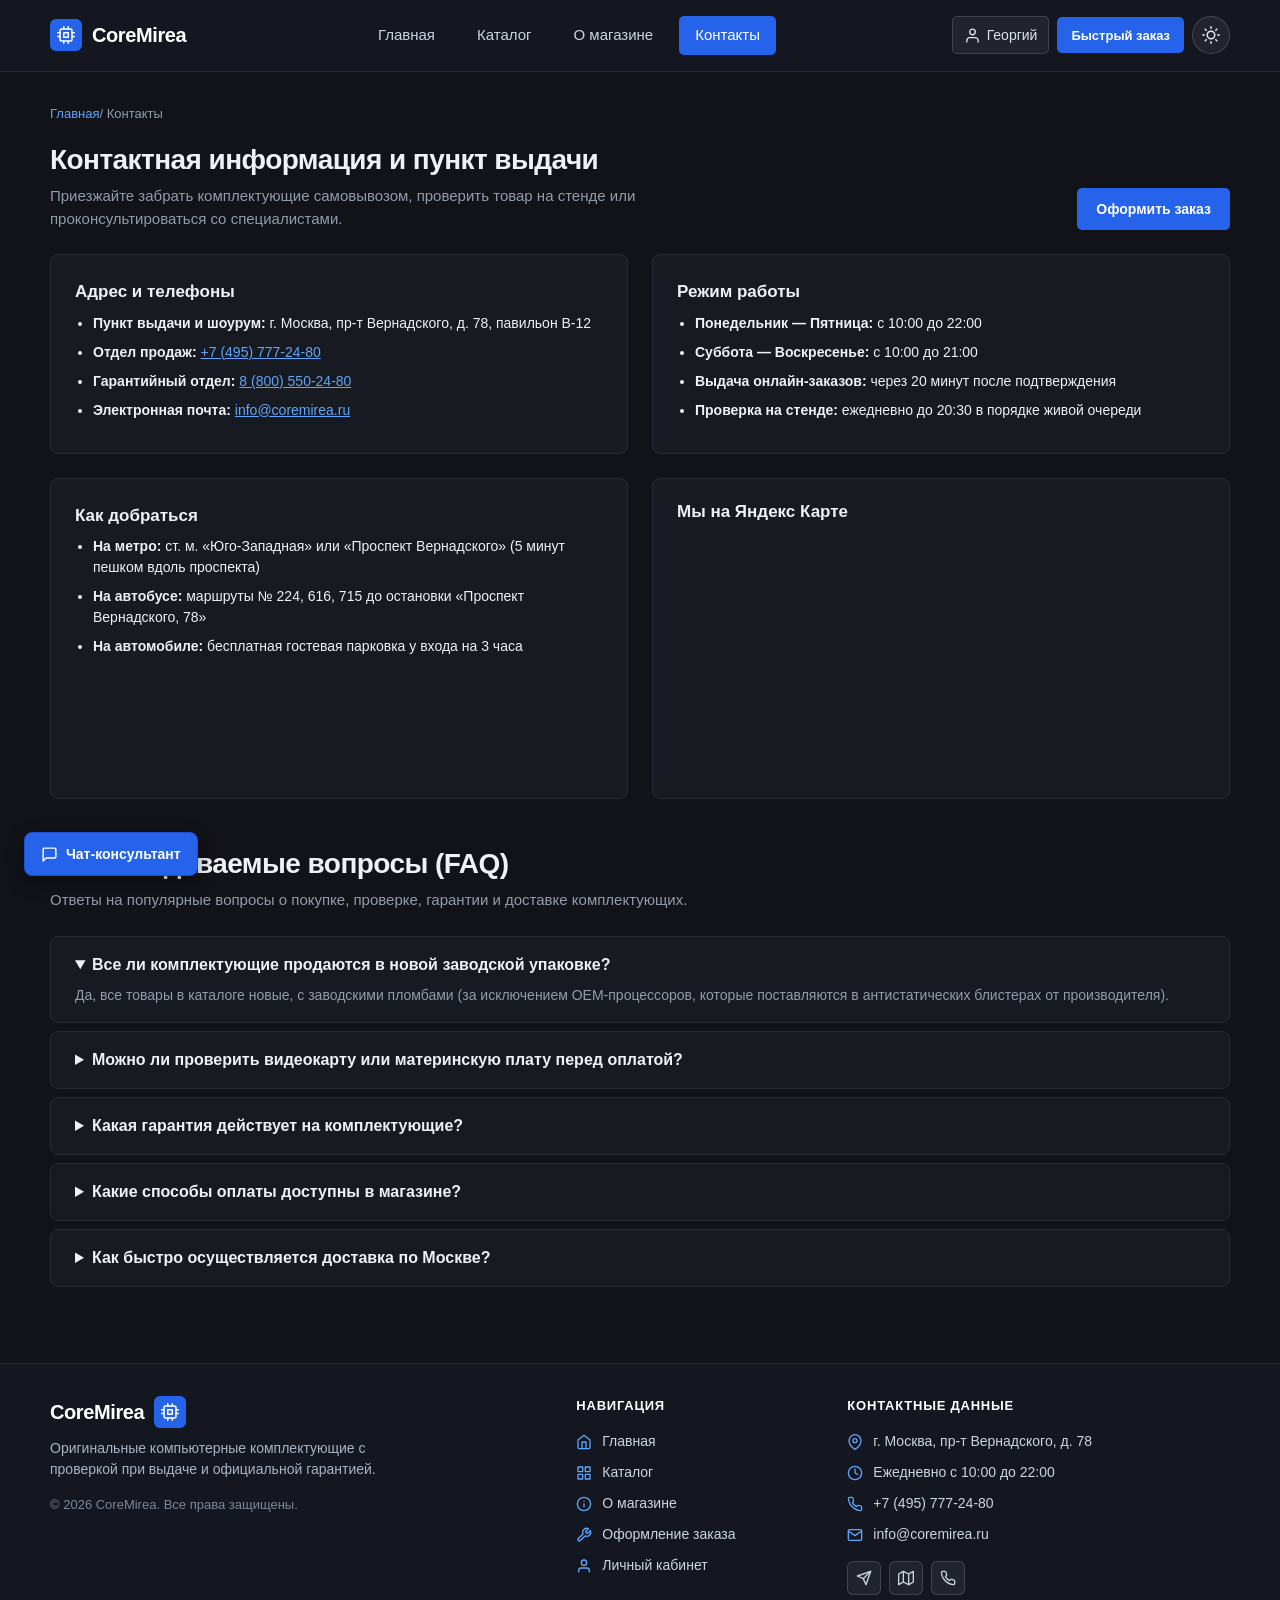
<file: contacts.html>
<!DOCTYPE html>
<html lang="ru">
<head>
  <meta charset="UTF-8">
  <meta name="viewport" content="width=device-width, initial-scale=1.0">
  <meta name="description" content="Контактная информация магазина комплектующих ПК CoreMirea — адрес пункта выдачи на проспекте Вернадского, телефоны, схема проезда и FAQ.">
  <title>Контакты — CoreMirea</title>
  <link rel="stylesheet" href="css/style.css">
  <link rel="stylesheet" href="css/responsive.css">
  <script src="js/store.js" defer></script>
  <script src="js/vendor/react.production.min.js" defer></script>
  <script src="js/vendor/react-dom.production.min.js" defer></script>
  <script src="js/main.js" defer></script>
  <script src="js/react-ui.js" defer></script>
</head>
<body class="page">
  <header class="site-header">
    <div class="site-header__inner">
      <a class="site-header__logo" href="index.html">
        <span class="brand-mark" aria-hidden="true">
          <svg viewBox="0 0 24 24">
            <rect x="4" y="4" width="16" height="16" rx="2"></rect>
            <rect x="9" y="9" width="6" height="6"></rect>
            <line x1="9" y1="1" x2="9" y2="4"></line>
            <line x1="15" y1="1" x2="15" y2="4"></line>
            <line x1="9" y1="20" x2="9" y2="23"></line>
            <line x1="15" y1="20" x2="15" y2="23"></line>
            <line x1="20" y1="9" x2="23" y2="9"></line>
            <line x1="20" y1="14" x2="23" y2="14"></line>
            <line x1="1" y1="9" x2="4" y2="9"></line>
            <line x1="1" y1="14" x2="4" y2="14"></line>
          </svg>
        </span>
        <span>CoreMirea</span>
      </a>

      <nav class="site-nav" aria-label="Основная навигация">
        <ul class="site-nav__list">
          <li class="site-nav__item"><a class="site-nav__link" href="index.html">Главная</a></li>
          <li class="site-nav__item"><a class="site-nav__link" href="catalog.html">Каталог</a></li>
          <li class="site-nav__item"><a class="site-nav__link" href="about.html">О магазине</a></li>
          <li class="site-nav__item"><a class="site-nav__link site-nav__link--active" href="contacts.html">Контакты</a></li>
        </ul>
      </nav>

      <div class="site-header__actions" id="react-header-actions">
        <a class="header-action-link" href="account.html">Кабинет</a>
        <button class="button button--primary button--sm js-quick-order" type="button" data-product-id="1">Быстрый заказ</button>
      </div>
    </div>
  </header>

  <main class="page__main">
    <div class="success-message" id="success-message" role="status" hidden></div>

    <nav class="breadcrumbs" aria-label="Хлебные крошки">
      <a class="breadcrumbs__link" href="index.html">Главная</a>
      <span class="breadcrumbs__current">Контакты</span>
    </nav>

    <section class="section" id="contact-info">
      <div class="section__header">
        <div>
          <h1 class="section__title">Контактная информация и пункт выдачи</h1>
          <p class="section__text">
            Приезжайте забрать комплектующие самовывозом, проверить товар на стенде или проконсультироваться со специалистами.
          </p>
        </div>
        <a class="button button--primary" href="order.html">Оформить заказ</a>
      </div>

      <div class="contacts-grid">
        <article class="contact-card">
          <h2 class="contact-card__title">Адрес и телефоны</h2>
          <ul class="contacts-list">
            <li class="contacts-list__item"><strong>Пункт выдачи и шоурум:</strong> г. Москва, пр-т Вернадского, д. 78, павильон B-12</li>
            <li class="contacts-list__item"><strong>Отдел продаж:</strong> <a href="tel:+74957772480">+7 (495) 777-24-80</a></li>
            <li class="contacts-list__item"><strong>Гарантийный отдел:</strong> <a href="tel:+78005502480">8 (800) 550-24-80</a></li>
            <li class="contacts-list__item"><strong>Электронная почта:</strong> <a href="mailto:info@coremirea.ru">info@coremirea.ru</a></li>
          </ul>
        </article>

        <article class="contact-card">
          <h2 class="contact-card__title">Режим работы</h2>
          <ul class="contacts-list">
            <li class="contacts-list__item"><strong>Понедельник — Пятница:</strong> с 10:00 до 22:00</li>
            <li class="contacts-list__item"><strong>Суббота — Воскресенье:</strong> с 10:00 до 21:00</li>
            <li class="contacts-list__item"><strong>Выдача онлайн-заказов:</strong> через 20 минут после подтверждения</li>
            <li class="contacts-list__item"><strong>Проверка на стенде:</strong> ежедневно до 20:30 в порядке живой очереди</li>
          </ul>
        </article>

        <article class="contact-card">
          <h2 class="contact-card__title">Как добраться</h2>
          <ul class="contacts-list">
            <li class="contacts-list__item"><strong>На метро:</strong> ст. м. «Юго-Западная» или «Проспект Вернадского» (5 минут пешком вдоль проспекта)</li>
            <li class="contacts-list__item"><strong>На автобусе:</strong> маршруты № 224, 616, 715 до остановки «Проспект Вернадского, 78»</li>
            <li class="contacts-list__item"><strong>На автомобиле:</strong> бесплатная гостевая парковка у входа на 3 часа</li>
          </ul>
        </article>

        <article class="contact-card contact-card--map" id="map">
          <h2 class="contact-card__title" style="padding: 4px 8px 0;">Мы на Яндекс Карте</h2>
          <iframe
            class="contact-map"
            src="https://yandex.ru/map-widget/v1/?ll=37.480098%2C55.669956&z=16&pt=37.480098,55.669956,pm2blm"
            title="Интерактивная Яндекс Карта — г. Москва, пр-т Вернадского, д. 78"
            loading="lazy"
            allowfullscreen
          ></iframe>
        </article>
      </div>
    </section>

    <section class="section faq" id="faq">
      <div class="section__header">
        <div>
          <h2 class="section__title">Часто задаваемые вопросы (FAQ)</h2>
          <p class="section__text">Ответы на популярные вопросы о покупке, проверке, гарантии и доставке комплектующих.</p>
        </div>
      </div>

      <details class="faq__item" open>
        <summary class="faq__question">Все ли комплектующие продаются в новой заводской упаковке?</summary>
        <p class="faq__answer">
          Да, все товары в каталоге новые, с заводскими пломбами (за исключением OEM-процессоров, которые поставляются в антистатических блистерах от производителя).
        </p>
      </details>

      <details class="faq__item">
        <summary class="faq__question">Можно ли проверить видеокарту или материнскую плату перед оплатой?</summary>
        <p class="faq__answer">
          Да, при самовывозе в пункте выдачи на пр-те Вернадского, д. 78 можно осмотреть контакты и заказать проверку комплектующего на тестовом стенде перед оплатой.
        </p>
      </details>

      <details class="faq__item">
        <summary class="faq__question">Какая гарантия действует на комплектующие?</summary>
        <p class="faq__answer">
          На видеокарты, материнские платы, СЖО и NVMe-накопители действует официальная гарантия до 36 месяцев, на оперативную память G.Skill — 60 месяцев, на блоки питания Corsair серии RM — до 84 месяцев.
        </p>
      </details>

      <details class="faq__item">
        <summary class="faq__question">Какие способы оплаты доступны в магазине?</summary>
        <p class="faq__answer">
          Оплатить заказ можно банковской картой, через Систему быстрых платежей (СБП) или наличными при самовывозе в пункте выдачи и курьеру при доставке.
        </p>
      </details>

      <details class="faq__item">
        <summary class="faq__question">Как быстро осуществляется доставка по Москве?</summary>
        <p class="faq__answer">
          Стандартная доставка выполняется в день заказа или на следующий день (бесплатно при сумме от 30 000 руб.), а экспресс-курьер привозит заказ в пределах МКАД за 2 часа.
        </p>
      </details>
    </section>
  </main>

  <footer class="site-footer">
    <div class="site-footer__inner">
      <div class="site-footer__grid">
        <div class="site-footer__col site-footer__col--brand">
          <a class="site-footer__logo" href="index.html">
            <span>CoreMirea</span>
            <span class="brand-mark" aria-hidden="true">
              <svg viewBox="0 0 24 24">
                <rect x="4" y="4" width="16" height="16" rx="2"></rect>
                <rect x="9" y="9" width="6" height="6"></rect>
                <line x1="9" y1="1" x2="9" y2="4"></line>
                <line x1="15" y1="1" x2="15" y2="4"></line>
                <line x1="9" y1="20" x2="9" y2="23"></line>
                <line x1="15" y1="20" x2="15" y2="23"></line>
                <line x1="20" y1="9" x2="23" y2="9"></line>
                <line x1="20" y1="14" x2="23" y2="14"></line>
                <line x1="1" y1="9" x2="4" y2="9"></line>
                <line x1="1" y1="14" x2="4" y2="14"></line>
              </svg>
            </span>
          </a>
          <p class="site-footer__slogan">
            Оригинальные компьютерные комплектующие с проверкой при выдаче и официальной гарантией.
          </p>
          <p class="site-footer__copy">&copy; 2026 CoreMirea. Все права защищены.</p>
        </div>

        <nav class="site-footer__col site-footer__col--nav" aria-label="Навигация в подвале">
          <h3 class="site-footer__title">Навигация</h3>
          <ul class="site-footer__list">
            <li class="site-footer__item">
              <a class="site-footer__link" href="index.html">
                <svg class="site-footer__icon" viewBox="0 0 24 24" aria-hidden="true">
                  <path d="M3 9l9-7 9 7v11a2 2 0 0 1-2 2H5a2 2 0 0 1-2-2z"></path>
                  <polyline points="9 22 9 12 15 12 15 22"></polyline>
                </svg>
                <span>Главная</span>
              </a>
            </li>
            <li class="site-footer__item">
              <a class="site-footer__link" href="catalog.html">
                <svg class="site-footer__icon" viewBox="0 0 24 24" aria-hidden="true">
                  <rect x="3" y="3" width="7" height="7"></rect>
                  <rect x="14" y="3" width="7" height="7"></rect>
                  <rect x="14" y="14" width="7" height="7"></rect>
                  <rect x="3" y="14" width="7" height="7"></rect>
                </svg>
                <span>Каталог</span>
              </a>
            </li>
            <li class="site-footer__item">
              <a class="site-footer__link" href="about.html">
                <svg class="site-footer__icon" viewBox="0 0 24 24" aria-hidden="true">
                  <circle cx="12" cy="12" r="10"></circle>
                  <line x1="12" y1="16" x2="12" y2="12"></line>
                  <line x1="12" y1="8" x2="12.01" y2="8"></line>
                </svg>
                <span>О магазине</span>
              </a>
            </li>
            <li class="site-footer__item">
              <a class="site-footer__link" href="order.html">
                <svg class="site-footer__icon" viewBox="0 0 24 24" aria-hidden="true">
                  <path d="M14.7 6.3a1 1 0 0 0 0 1.4l1.6 1.6a1 1 0 0 0 1.4 0l3.77-3.77a6 6 0 0 1-7.94 7.94l-6.91 6.91a2.12 2.12 0 0 1-3-3l6.91-6.91a6 6 0 0 1 7.94-7.94l-3.76 3.76z"></path>
                </svg>
                <span>Оформление заказа</span>
              </a>
            </li>
            <li class="site-footer__item">
              <a class="site-footer__link" href="account.html">
                <svg class="site-footer__icon" viewBox="0 0 24 24" aria-hidden="true">
                  <path d="M20 21v-2a4 4 0 0 0-4-4H8a4 4 0 0 0-4 4v2"></path>
                  <circle cx="12" cy="7" r="4"></circle>
                </svg>
                <span>Личный кабинет</span>
              </a>
            </li>
          </ul>
        </nav>

        <div class="site-footer__col site-footer__col--contacts">
          <h3 class="site-footer__title">Контактные данные</h3>
          <ul class="site-footer__list">
            <li class="site-footer__item">
              <svg class="site-footer__icon" viewBox="0 0 24 24" aria-hidden="true">
                <path d="M21 10c0 7-9 13-9 13s-9-6-9-13a9 9 0 0 1 18 0z"></path>
                <circle cx="12" cy="10" r="3"></circle>
              </svg>
              <span>г. Москва, пр-т Вернадского, д. 78</span>
            </li>
            <li class="site-footer__item">
              <svg class="site-footer__icon" viewBox="0 0 24 24" aria-hidden="true">
                <circle cx="12" cy="12" r="10"></circle>
                <polyline points="12 6 12 12 16 14"></polyline>
              </svg>
              <span>Ежедневно с 10:00 до 22:00</span>
            </li>
            <li class="site-footer__item">
              <svg class="site-footer__icon" viewBox="0 0 24 24" aria-hidden="true">
                <path d="M22 16.92v3a2 2 0 0 1-2.18 2 19.79 19.79 0 0 1-8.63-3.07 19.5 19.5 0 0 1-6-6 19.79 19.79 0 0 1-3.07-8.67A2 2 0 0 1 4.11 2h3a2 2 0 0 1 2 1.72 12.84 12.84 0 0 0 .7 2.81 2 2 0 0 1-.45 2.11L8.09 9.91a16 16 0 0 0 6 6l1.27-1.27a2 2 0 0 1 2.11-.45 12.84 12.84 0 0 0 2.81.7A2 2 0 0 1 22 16.92z"></path>
              </svg>
              <a class="site-footer__link" href="tel:+74957772480">+7 (495) 777-24-80</a>
            </li>
            <li class="site-footer__item">
              <svg class="site-footer__icon" viewBox="0 0 24 24" aria-hidden="true">
                <path d="M4 4h16c1.1 0 2 .9 2 2v12c0 1.1-.9 2-2 2H4c-1.1 0-2-.9-2-2V6c0-1.1.9-2 2-2z"></path>
                <polyline points="22,6 12,13 2,6"></polyline>
              </svg>
              <a class="site-footer__link" href="mailto:info@coremirea.ru">info@coremirea.ru</a>
            </li>
          </ul>

          <div class="site-footer__socials">
            <a class="site-footer__social-link" href="contacts.html" aria-label="Telegram-канал CoreMirea" title="Telegram">
              <svg viewBox="0 0 24 24" aria-hidden="true">
                <line x1="22" y1="2" x2="11" y2="13"></line>
                <polygon points="22 2 15 22 11 13 2 9 22 2"></polygon>
              </svg>
            </a>
            <a class="site-footer__social-link" href="contacts.html#map" aria-label="Схема проезда" title="Карта проезда">
              <svg viewBox="0 0 24 24" aria-hidden="true">
                <polygon points="1 6 1 22 8 18 16 22 23 18 23 2 16 6 8 2 1 6"></polygon>
                <line x1="8" y1="2" x2="8" y2="18"></line>
                <line x1="16" y1="6" x2="16" y2="22"></line>
              </svg>
            </a>
            <a class="site-footer__social-link" href="tel:+74957772480" aria-label="Позвонить в магазин" title="Позвонить">
              <svg viewBox="0 0 24 24" aria-hidden="true">
                <path d="M22 16.92v3a2 2 0 0 1-2.18 2 19.79 19.79 0 0 1-8.63-3.07 19.5 19.5 0 0 1-6-6 19.79 19.79 0 0 1-3.07-8.67A2 2 0 0 1 4.11 2h3a2 2 0 0 1 2 1.72 12.84 12.84 0 0 0 .7 2.81 2 2 0 0 1-.45 2.11L8.09 9.91a16 16 0 0 0 6 6l1.27-1.27a2 2 0 0 1 2.11-.45 12.84 12.84 0 0 0 2.81.7A2 2 0 0 1 22 16.92z"></path>
              </svg>
            </a>
          </div>
        </div>
      </div>
    </div>
  </footer>

  <div id="react-chat-root"></div>

  <button class="scroll-top" type="button" id="scroll-top" hidden aria-label="Прокрутить страницу наверх">
    <span>Наверх</span>
  </button>

  <dialog class="order-dialog" id="order-dialog" aria-labelledby="order-dialog-title">
    <div class="order-dialog__inner">
      <button class="order-dialog__close" type="button" id="close-order-dialog-cross" aria-label="Закрыть окно">&times;</button>
      <h2 class="order-dialog__title" id="order-dialog-title">Быстрый заказ комплектующего</h2>
      <p class="order-dialog__product" id="dialog-product-name">Вы выбрали: GeForce RTX 4070 SUPER</p>

      <form class="order-form" id="order-form" action="#" method="post" novalidate>
        <div class="order-form__field">
          <label class="order-form__label" for="quick-product">
            Комплектующее <span class="order-form__required" aria-hidden="true">*</span>
          </label>
          <select class="order-form__select" id="quick-product" name="product" required>
            <option value="1">Palit GeForce RTX 4070 SUPER 12GB — 83 490 руб.</option>
            <option value="2">AMD Ryzen 7 7800X3D OEM (AM5) — 30 750 руб.</option>
            <option value="3">G.Skill Trident Z5 RGB 32 ГБ DDR5-6000 — 13 490 руб.</option>
            <option value="4">SSD Samsung 980 PRO 1 ТБ NVMe — 11 990 руб.</option>
            <option value="5">PNY GeForce RTX 5060 Ti 16GB — 56 990 руб.</option>
            <option value="6">Intel Core i5-14600KF OEM (LGA 1700) — 21 890 руб.</option>
            <option value="7">ASUS TUF GAMING B650-PLUS WIFI — 20 490 руб.</option>
            <option value="8">ASUS ROG STRIX B760-F GAMING WIFI — 23 990 руб.</option>
            <option value="9">СЖО Corsair iCUE H150i RGB 360 мм — 15 990 руб.</option>
            <option value="10">БП Corsair RM850e 850W 80+ Gold — 12 990 руб.</option>
            <option value="11">Корпус Thermaltake View ARGB TG — 9 490 руб.</option>
          </select>
        </div>

        <div class="order-form__row">
          <div class="order-form__field">
            <label class="order-form__label" for="order-qty">Количество, шт.</label>
            <input class="order-form__input" id="order-qty" name="qty" type="number" min="1" max="10" value="1" required>
          </div>
          <div class="order-form__field">
            <label class="order-form__label" for="order-delivery">Получение</label>
            <select class="order-form__select" id="order-delivery" name="delivery">
              <option value="pickup">Самовывоз (Вернадского, 78)</option>
              <option value="courier">Курьер по Москве</option>
              <option value="express">Экспресс за 2 часа</option>
            </select>
          </div>
        </div>

        <div class="order-form__row">
          <div class="order-form__field">
            <label class="order-form__label" for="order-name">
              Ваше имя <span class="order-form__required" aria-hidden="true">*</span>
            </label>
            <input class="order-form__input" id="order-name" name="name" type="text" minlength="2" placeholder="Введите имя" required>
          </div>
          <div class="order-form__field">
            <label class="order-form__label" for="order-phone">
              Телефон <span class="order-form__required" aria-hidden="true">*</span>
            </label>
            <input class="order-form__input" id="order-phone" name="phone" type="tel" placeholder="+7 (900) 000-00-00" required>
          </div>
        </div>

        <div class="order-form__field">
          <label class="order-form__label" for="order-email">E-mail для резерва</label>
          <input class="order-form__input" id="order-email" name="email" type="email" placeholder="mail@example.ru">
        </div>

        <div class="order-form__field order-form__field--checkbox">
          <label class="order-form__label" for="order-use-bonuses">
            <input id="order-use-bonuses" name="use_bonuses" type="checkbox">
            <span id="order-bonus-label">Списать бонусы CoreClub (до 20% заказа)</span>
          </label>
        </div>

        <div class="order-form__field" id="order-bonus-controls" hidden>
          <label class="order-form__label" for="order-bonus-amount">Сколько бонусов списать (1 Б = 1 руб.)</label>
          <div class="bonus-slider-row">
            <div class="bonus-slider-wrap">
              <input class="bonus-slider" id="order-bonus-range" type="range" min="0" max="0" step="1" value="0" aria-label="Выбор количества списываемых бонусов ползунком">
              <div class="bonus-slider__scale">
                <span>0 Б</span>
                <span id="order-bonus-max">0 Б</span>
              </div>
            </div>
            <input class="order-form__input" id="order-bonus-amount" type="number" min="0" max="0" value="0">
          </div>
        </div>

        <div class="order-form__field order-form__field--checkbox">
          <label class="order-form__label" for="order-agreement">
            <input id="order-agreement" name="agreement" type="checkbox" required checked>
            <span>Согласен с условиями гарантии и обработкой персональных данных *</span>
          </label>
        </div>

        <div class="order-form__actions">
          <button class="button button--primary" type="submit">Подтвердить резерв</button>
          <button class="button button--secondary" type="reset">Очистить</button>
          <button class="button button--secondary" type="button" id="close-order-dialog">Закрыть</button>
        </div>
      </form>
    </div>
  </dialog>
</body>
</html>
</file>
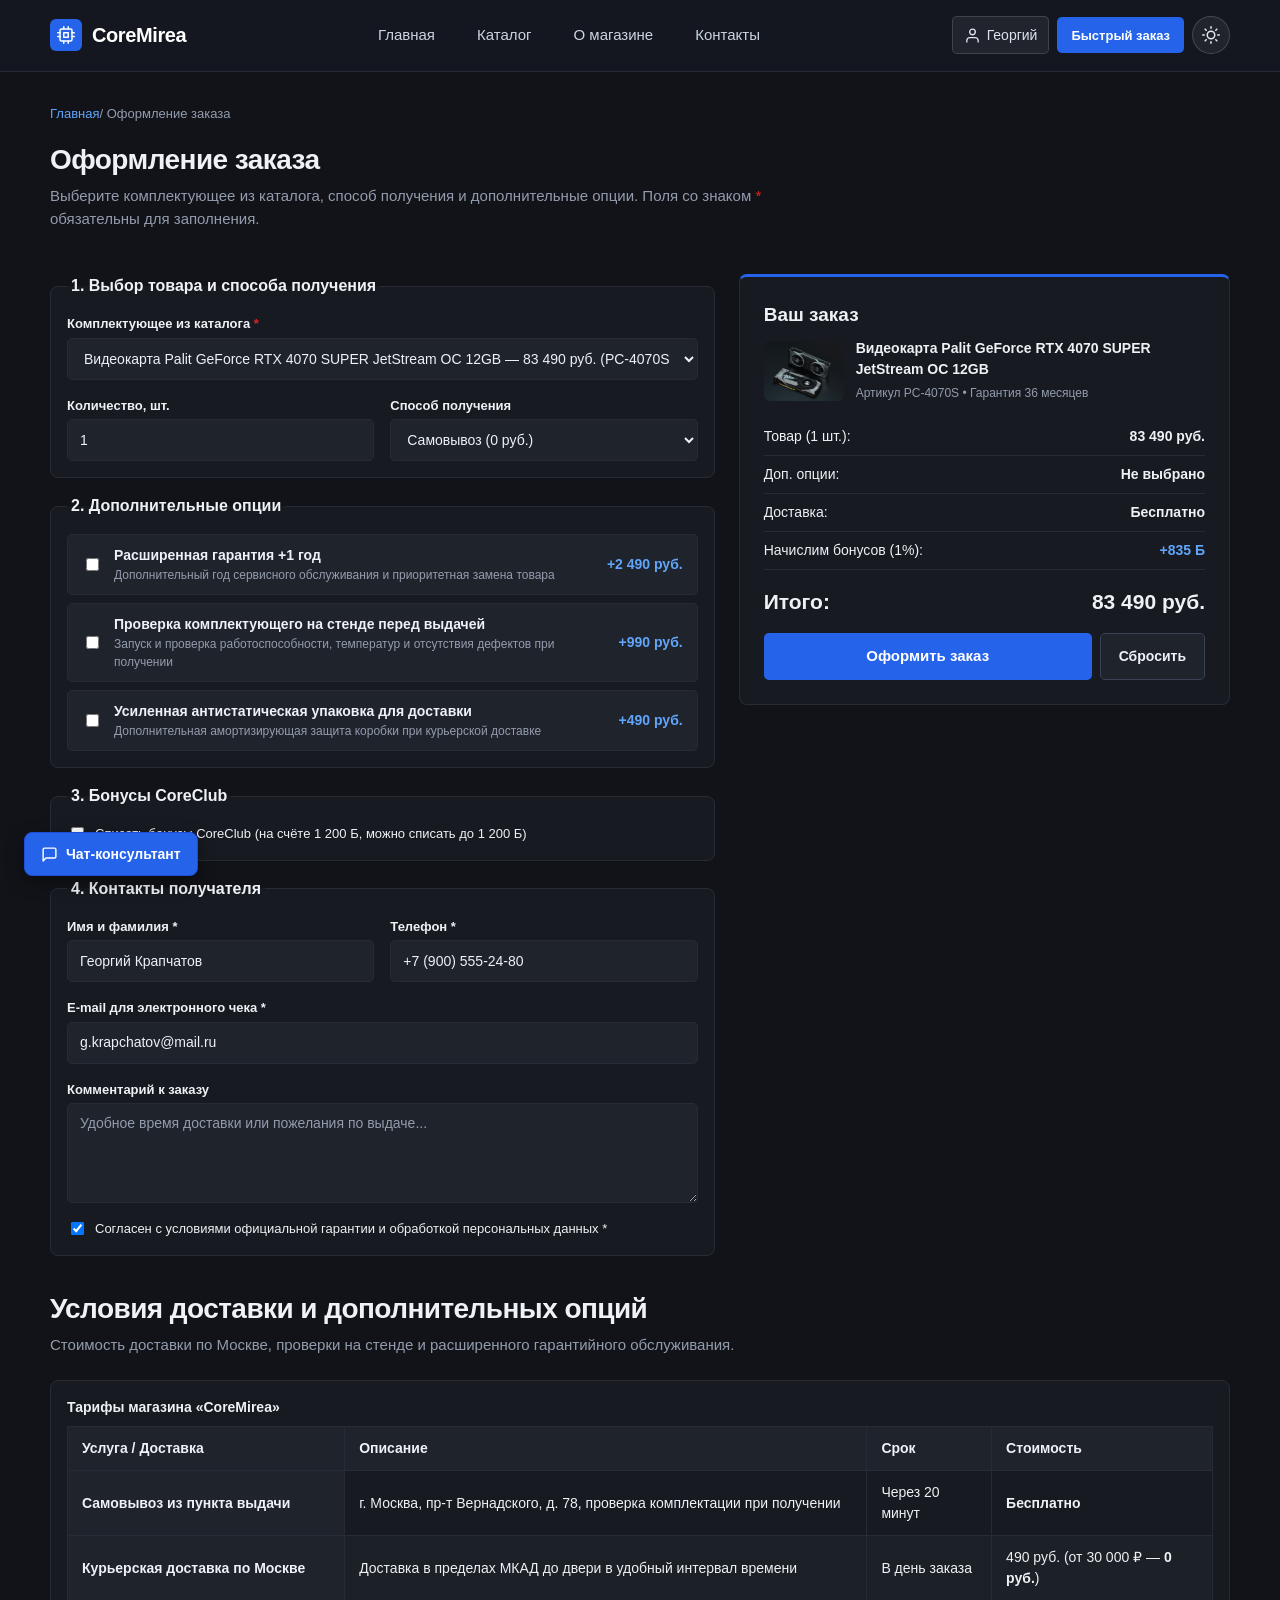
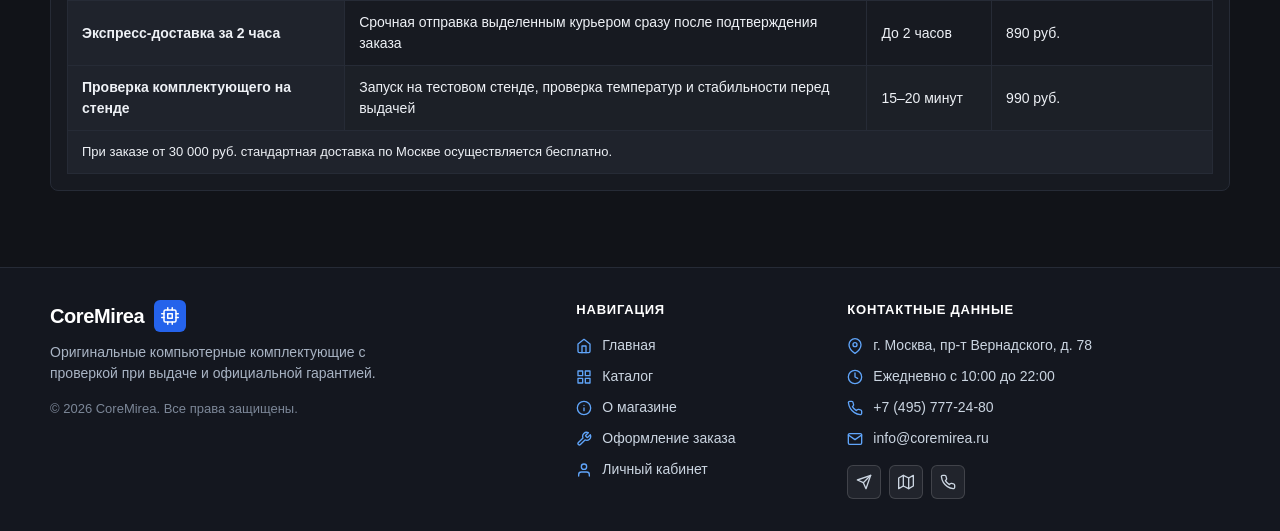
<file: order.html>
<!DOCTYPE html>
<html lang="ru">
<head>
  <meta charset="UTF-8">
  <meta name="viewport" content="width=device-width, initial-scale=1.0">
  <meta name="description" content="Оформление заказа компьютерных комплектующих в магазине CoreMirea с выбором доставки и расширенной гарантии.">
  <title>Оформление заказа — CoreMirea</title>
  <link rel="stylesheet" href="css/style.css">
  <link rel="stylesheet" href="css/responsive.css">
  <script src="js/store.js" defer></script>
  <script src="js/vendor/react.production.min.js" defer></script>
  <script src="js/vendor/react-dom.production.min.js" defer></script>
  <script src="js/main.js" defer></script>
  <script src="js/react-ui.js" defer></script>
</head>
<body class="page">
  <header class="site-header">
    <div class="site-header__inner">
      <a class="site-header__logo" href="index.html">
        <span class="brand-mark" aria-hidden="true">
          <svg viewBox="0 0 24 24">
            <rect x="4" y="4" width="16" height="16" rx="2"></rect>
            <rect x="9" y="9" width="6" height="6"></rect>
            <line x1="9" y1="1" x2="9" y2="4"></line>
            <line x1="15" y1="1" x2="15" y2="4"></line>
            <line x1="9" y1="20" x2="9" y2="23"></line>
            <line x1="15" y1="20" x2="15" y2="23"></line>
            <line x1="20" y1="9" x2="23" y2="9"></line>
            <line x1="20" y1="14" x2="23" y2="14"></line>
            <line x1="1" y1="9" x2="4" y2="9"></line>
            <line x1="1" y1="14" x2="4" y2="14"></line>
          </svg>
        </span>
        <span>CoreMirea</span>
      </a>

      <nav class="site-nav" aria-label="Основная навигация">
        <ul class="site-nav__list">
          <li class="site-nav__item"><a class="site-nav__link" href="index.html">Главная</a></li>
          <li class="site-nav__item"><a class="site-nav__link" href="catalog.html">Каталог</a></li>
          <li class="site-nav__item"><a class="site-nav__link" href="about.html">О магазине</a></li>
          <li class="site-nav__item"><a class="site-nav__link" href="contacts.html">Контакты</a></li>
        </ul>
      </nav>

      <div class="site-header__actions" id="react-header-actions">
        <a class="header-action-link" href="account.html">Кабинет</a>
        <button class="button button--primary button--sm js-quick-order" type="button" data-product-id="1">Быстрый заказ</button>
      </div>
    </div>
  </header>

  <main class="page__main">
    <div class="success-message" id="success-message" role="status" hidden></div>

    <nav class="breadcrumbs" aria-label="Хлебные крошки">
      <a class="breadcrumbs__link" href="index.html">Главная</a>
      <span class="breadcrumbs__current">Оформление заказа</span>
    </nav>

    <section class="section">
      <h1 class="section__title">Оформление заказа</h1>
      <p class="section__text">
        Выберите комплектующее из каталога, способ получения и дополнительные опции. Поля со знаком <span class="order-form__required" aria-hidden="true">*</span> обязательны для заполнения.
      </p>
    </section>

    <!-- Интерактивная React-форма оформления заказа -->
    <div id="react-order-root"></div>

    <section class="section" id="service-tariffs">
      <div class="section__header">
        <div>
          <h2 class="section__title">Условия доставки и дополнительных опций</h2>
          <p class="section__text">Стоимость доставки по Москве, проверки на стенде и расширенного гарантийного обслуживания.</p>
        </div>
      </div>

      <div class="table-wrapper">
        <table class="product-table product-table--compare">
          <caption class="product-table__caption">Тарифы магазина «CoreMirea»</caption>
          <thead>
            <tr>
              <th class="product-table__cell product-table__cell--head" scope="col">Услуга / Доставка</th>
              <th class="product-table__cell product-table__cell--head" scope="col">Описание</th>
              <th class="product-table__cell product-table__cell--head" scope="col">Срок</th>
              <th class="product-table__cell product-table__cell--head" scope="col">Стоимость</th>
            </tr>
          </thead>
          <tbody>
            <tr>
              <th class="product-table__cell product-table__cell--head" scope="row">Самовывоз из пункта выдачи</th>
              <td class="product-table__cell">г. Москва, пр-т Вернадского, д. 78, проверка комплектации при получении</td>
              <td class="product-table__cell">Через 20 минут</td>
              <td class="product-table__cell"><strong>Бесплатно</strong></td>
            </tr>
            <tr>
              <th class="product-table__cell product-table__cell--head" scope="row">Курьерская доставка по Москве</th>
              <td class="product-table__cell">Доставка в пределах МКАД до двери в удобный интервал времени</td>
              <td class="product-table__cell">В день заказа</td>
              <td class="product-table__cell">490 руб. (от 30 000 ₽ — <strong>0 руб.</strong>)</td>
            </tr>
            <tr>
              <th class="product-table__cell product-table__cell--head" scope="row">Экспресс-доставка за 2 часа</th>
              <td class="product-table__cell">Срочная отправка выделенным курьером сразу после подтверждения заказа</td>
              <td class="product-table__cell">До 2 часов</td>
              <td class="product-table__cell">890 руб.</td>
            </tr>
            <tr>
              <th class="product-table__cell product-table__cell--head" scope="row">Проверка комплектующего на стенде</th>
              <td class="product-table__cell">Запуск на тестовом стенде, проверка температур и стабильности перед выдачей</td>
              <td class="product-table__cell">15–20 минут</td>
              <td class="product-table__cell">990 руб.</td>
            </tr>
          </tbody>
          <tfoot>
            <tr>
              <td class="product-table__cell product-table__footer" colspan="4">
                При заказе от 30 000 руб. стандартная доставка по Москве осуществляется бесплатно.
              </td>
            </tr>
          </tfoot>
        </table>
      </div>
    </section>
  </main>

  <footer class="site-footer">
    <div class="site-footer__inner">
      <div class="site-footer__grid">
        <div class="site-footer__col site-footer__col--brand">
          <a class="site-footer__logo" href="index.html">
            <span>CoreMirea</span>
            <span class="brand-mark" aria-hidden="true">
              <svg viewBox="0 0 24 24">
                <rect x="4" y="4" width="16" height="16" rx="2"></rect>
                <rect x="9" y="9" width="6" height="6"></rect>
                <line x1="9" y1="1" x2="9" y2="4"></line>
                <line x1="15" y1="1" x2="15" y2="4"></line>
                <line x1="9" y1="20" x2="9" y2="23"></line>
                <line x1="15" y1="20" x2="15" y2="23"></line>
                <line x1="20" y1="9" x2="23" y2="9"></line>
                <line x1="20" y1="14" x2="23" y2="14"></line>
                <line x1="1" y1="9" x2="4" y2="9"></line>
                <line x1="1" y1="14" x2="4" y2="14"></line>
              </svg>
            </span>
          </a>
          <p class="site-footer__slogan">
            Оригинальные компьютерные комплектующие с проверкой при выдаче и официальной гарантией.
          </p>
          <p class="site-footer__copy">&copy; 2026 CoreMirea. Все права защищены.</p>
        </div>

        <nav class="site-footer__col site-footer__col--nav" aria-label="Навигация в подвале">
          <h3 class="site-footer__title">Навигация</h3>
          <ul class="site-footer__list">
            <li class="site-footer__item">
              <a class="site-footer__link" href="index.html">
                <svg class="site-footer__icon" viewBox="0 0 24 24" aria-hidden="true">
                  <path d="M3 9l9-7 9 7v11a2 2 0 0 1-2 2H5a2 2 0 0 1-2-2z"></path>
                  <polyline points="9 22 9 12 15 12 15 22"></polyline>
                </svg>
                <span>Главная</span>
              </a>
            </li>
            <li class="site-footer__item">
              <a class="site-footer__link" href="catalog.html">
                <svg class="site-footer__icon" viewBox="0 0 24 24" aria-hidden="true">
                  <rect x="3" y="3" width="7" height="7"></rect>
                  <rect x="14" y="3" width="7" height="7"></rect>
                  <rect x="14" y="14" width="7" height="7"></rect>
                  <rect x="3" y="14" width="7" height="7"></rect>
                </svg>
                <span>Каталог</span>
              </a>
            </li>
            <li class="site-footer__item">
              <a class="site-footer__link" href="about.html">
                <svg class="site-footer__icon" viewBox="0 0 24 24" aria-hidden="true">
                  <circle cx="12" cy="12" r="10"></circle>
                  <line x1="12" y1="16" x2="12" y2="12"></line>
                  <line x1="12" y1="8" x2="12.01" y2="8"></line>
                </svg>
                <span>О магазине</span>
              </a>
            </li>
            <li class="site-footer__item">
              <a class="site-footer__link" href="order.html">
                <svg class="site-footer__icon" viewBox="0 0 24 24" aria-hidden="true">
                  <path d="M14.7 6.3a1 1 0 0 0 0 1.4l1.6 1.6a1 1 0 0 0 1.4 0l3.77-3.77a6 6 0 0 1-7.94 7.94l-6.91 6.91a2.12 2.12 0 0 1-3-3l6.91-6.91a6 6 0 0 1 7.94-7.94l-3.76 3.76z"></path>
                </svg>
                <span>Оформление заказа</span>
              </a>
            </li>
            <li class="site-footer__item">
              <a class="site-footer__link" href="account.html">
                <svg class="site-footer__icon" viewBox="0 0 24 24" aria-hidden="true">
                  <path d="M20 21v-2a4 4 0 0 0-4-4H8a4 4 0 0 0-4 4v2"></path>
                  <circle cx="12" cy="7" r="4"></circle>
                </svg>
                <span>Личный кабинет</span>
              </a>
            </li>
          </ul>
        </nav>

        <div class="site-footer__col site-footer__col--contacts">
          <h3 class="site-footer__title">Контактные данные</h3>
          <ul class="site-footer__list">
            <li class="site-footer__item">
              <svg class="site-footer__icon" viewBox="0 0 24 24" aria-hidden="true">
                <path d="M21 10c0 7-9 13-9 13s-9-6-9-13a9 9 0 0 1 18 0z"></path>
                <circle cx="12" cy="10" r="3"></circle>
              </svg>
              <span>г. Москва, пр-т Вернадского, д. 78</span>
            </li>
            <li class="site-footer__item">
              <svg class="site-footer__icon" viewBox="0 0 24 24" aria-hidden="true">
                <circle cx="12" cy="12" r="10"></circle>
                <polyline points="12 6 12 12 16 14"></polyline>
              </svg>
              <span>Ежедневно с 10:00 до 22:00</span>
            </li>
            <li class="site-footer__item">
              <svg class="site-footer__icon" viewBox="0 0 24 24" aria-hidden="true">
                <path d="M22 16.92v3a2 2 0 0 1-2.18 2 19.79 19.79 0 0 1-8.63-3.07 19.5 19.5 0 0 1-6-6 19.79 19.79 0 0 1-3.07-8.67A2 2 0 0 1 4.11 2h3a2 2 0 0 1 2 1.72 12.84 12.84 0 0 0 .7 2.81 2 2 0 0 1-.45 2.11L8.09 9.91a16 16 0 0 0 6 6l1.27-1.27a2 2 0 0 1 2.11-.45 12.84 12.84 0 0 0 2.81.7A2 2 0 0 1 22 16.92z"></path>
              </svg>
              <a class="site-footer__link" href="tel:+74957772480">+7 (495) 777-24-80</a>
            </li>
            <li class="site-footer__item">
              <svg class="site-footer__icon" viewBox="0 0 24 24" aria-hidden="true">
                <path d="M4 4h16c1.1 0 2 .9 2 2v12c0 1.1-.9 2-2 2H4c-1.1 0-2-.9-2-2V6c0-1.1.9-2 2-2z"></path>
                <polyline points="22,6 12,13 2,6"></polyline>
              </svg>
              <a class="site-footer__link" href="mailto:info@coremirea.ru">info@coremirea.ru</a>
            </li>
          </ul>

          <div class="site-footer__socials">
            <a class="site-footer__social-link" href="contacts.html" aria-label="Telegram-канал CoreMirea" title="Telegram">
              <svg viewBox="0 0 24 24" aria-hidden="true">
                <line x1="22" y1="2" x2="11" y2="13"></line>
                <polygon points="22 2 15 22 11 13 2 9 22 2"></polygon>
              </svg>
            </a>
            <a class="site-footer__social-link" href="contacts.html#map" aria-label="Схема проезда" title="Карта проезда">
              <svg viewBox="0 0 24 24" aria-hidden="true">
                <polygon points="1 6 1 22 8 18 16 22 23 18 23 2 16 6 8 2 1 6"></polygon>
                <line x1="8" y1="2" x2="8" y2="18"></line>
                <line x1="16" y1="6" x2="16" y2="22"></line>
              </svg>
            </a>
            <a class="site-footer__social-link" href="tel:+74957772480" aria-label="Позвонить в магазин" title="Позвонить">
              <svg viewBox="0 0 24 24" aria-hidden="true">
                <path d="M22 16.92v3a2 2 0 0 1-2.18 2 19.79 19.79 0 0 1-8.63-3.07 19.5 19.5 0 0 1-6-6 19.79 19.79 0 0 1-3.07-8.67A2 2 0 0 1 4.11 2h3a2 2 0 0 1 2 1.72 12.84 12.84 0 0 0 .7 2.81 2 2 0 0 1-.45 2.11L8.09 9.91a16 16 0 0 0 6 6l1.27-1.27a2 2 0 0 1 2.11-.45 12.84 12.84 0 0 0 2.81.7A2 2 0 0 1 22 16.92z"></path>
              </svg>
            </a>
          </div>
        </div>
      </div>
    </div>
  </footer>

  <div id="react-chat-root"></div>

  <button class="scroll-top" type="button" id="scroll-top" hidden aria-label="Прокрутить страницу наверх">
    <span>Наверх</span>
  </button>

  <dialog class="order-dialog" id="order-dialog" aria-labelledby="order-dialog-title">
    <div class="order-dialog__inner">
      <button class="order-dialog__close" type="button" id="close-order-dialog-cross" aria-label="Закрыть окно">&times;</button>
      <h2 class="order-dialog__title" id="order-dialog-title">Быстрый заказ комплектующего</h2>
      <p class="order-dialog__product" id="dialog-product-name">Вы выбрали: GeForce RTX 4070 SUPER</p>

      <form class="order-form" id="order-form" action="#" method="post" novalidate>
        <div class="order-form__field">
          <label class="order-form__label" for="quick-product">
            Комплектующее <span class="order-form__required" aria-hidden="true">*</span>
          </label>
          <select class="order-form__select" id="quick-product" name="product" required>
            <option value="1">Palit GeForce RTX 4070 SUPER 12GB — 83 490 руб.</option>
            <option value="2">AMD Ryzen 7 7800X3D OEM (AM5) — 30 750 руб.</option>
            <option value="3">G.Skill Trident Z5 RGB 32 ГБ DDR5-6000 — 13 490 руб.</option>
            <option value="4">SSD Samsung 980 PRO 1 ТБ NVMe — 11 990 руб.</option>
            <option value="5">PNY GeForce RTX 5060 Ti 16GB — 56 990 руб.</option>
            <option value="6">Intel Core i5-14600KF OEM (LGA 1700) — 21 890 руб.</option>
            <option value="7">ASUS TUF GAMING B650-PLUS WIFI — 20 490 руб.</option>
            <option value="8">ASUS ROG STRIX B760-F GAMING WIFI — 23 990 руб.</option>
            <option value="9">СЖО Corsair iCUE H150i RGB 360 мм — 15 990 руб.</option>
            <option value="10">БП Corsair RM850e 850W 80+ Gold — 12 990 руб.</option>
            <option value="11">Корпус Thermaltake View ARGB TG — 9 490 руб.</option>
          </select>
        </div>

        <div class="order-form__row">
          <div class="order-form__field">
            <label class="order-form__label" for="order-qty">Количество, шт.</label>
            <input class="order-form__input" id="order-qty" name="qty" type="number" min="1" max="10" value="1" required>
          </div>
          <div class="order-form__field">
            <label class="order-form__label" for="order-delivery">Получение</label>
            <select class="order-form__select" id="order-delivery" name="delivery">
              <option value="pickup">Самовывоз (Вернадского, 78)</option>
              <option value="courier">Курьер по Москве</option>
              <option value="express">Экспресс за 2 часа</option>
            </select>
          </div>
        </div>

        <div class="order-form__row">
          <div class="order-form__field">
            <label class="order-form__label" for="order-name">
              Ваше имя <span class="order-form__required" aria-hidden="true">*</span>
            </label>
            <input class="order-form__input" id="order-name" name="name" type="text" minlength="2" placeholder="Введите имя" required>
          </div>
          <div class="order-form__field">
            <label class="order-form__label" for="order-phone">
              Телефон <span class="order-form__required" aria-hidden="true">*</span>
            </label>
            <input class="order-form__input" id="order-phone" name="phone" type="tel" placeholder="+7 (900) 000-00-00" required>
          </div>
        </div>

        <div class="order-form__field">
          <label class="order-form__label" for="order-email">E-mail для резерва</label>
          <input class="order-form__input" id="order-email" name="email" type="email" placeholder="mail@example.ru">
        </div>

        <div class="order-form__field order-form__field--checkbox">
          <label class="order-form__label" for="order-use-bonuses">
            <input id="order-use-bonuses" name="use_bonuses" type="checkbox">
            <span id="order-bonus-label">Списать бонусы CoreClub (до 20% заказа)</span>
          </label>
        </div>

        <div class="order-form__field" id="order-bonus-controls" hidden>
          <label class="order-form__label" for="order-bonus-amount">Сколько бонусов списать (1 Б = 1 руб.)</label>
          <div class="bonus-slider-row">
            <div class="bonus-slider-wrap">
              <input class="bonus-slider" id="order-bonus-range" type="range" min="0" max="0" step="1" value="0" aria-label="Выбор количества списываемых бонусов ползунком">
              <div class="bonus-slider__scale">
                <span>0 Б</span>
                <span id="order-bonus-max">0 Б</span>
              </div>
            </div>
            <input class="order-form__input" id="order-bonus-amount" type="number" min="0" max="0" value="0">
          </div>
        </div>

        <div class="order-form__field order-form__field--checkbox">
          <label class="order-form__label" for="order-agreement">
            <input id="order-agreement" name="agreement" type="checkbox" required checked>
            <span>Согласен с условиями гарантии и обработкой персональных данных *</span>
          </label>
        </div>

        <div class="order-form__actions">
          <button class="button button--primary" type="submit">Подтвердить резерв</button>
          <button class="button button--secondary" type="reset">Очистить</button>
          <button class="button button--secondary" type="button" id="close-order-dialog">Закрыть</button>
        </div>
      </form>
    </div>
  </dialog>
</body>
</html>
</file>
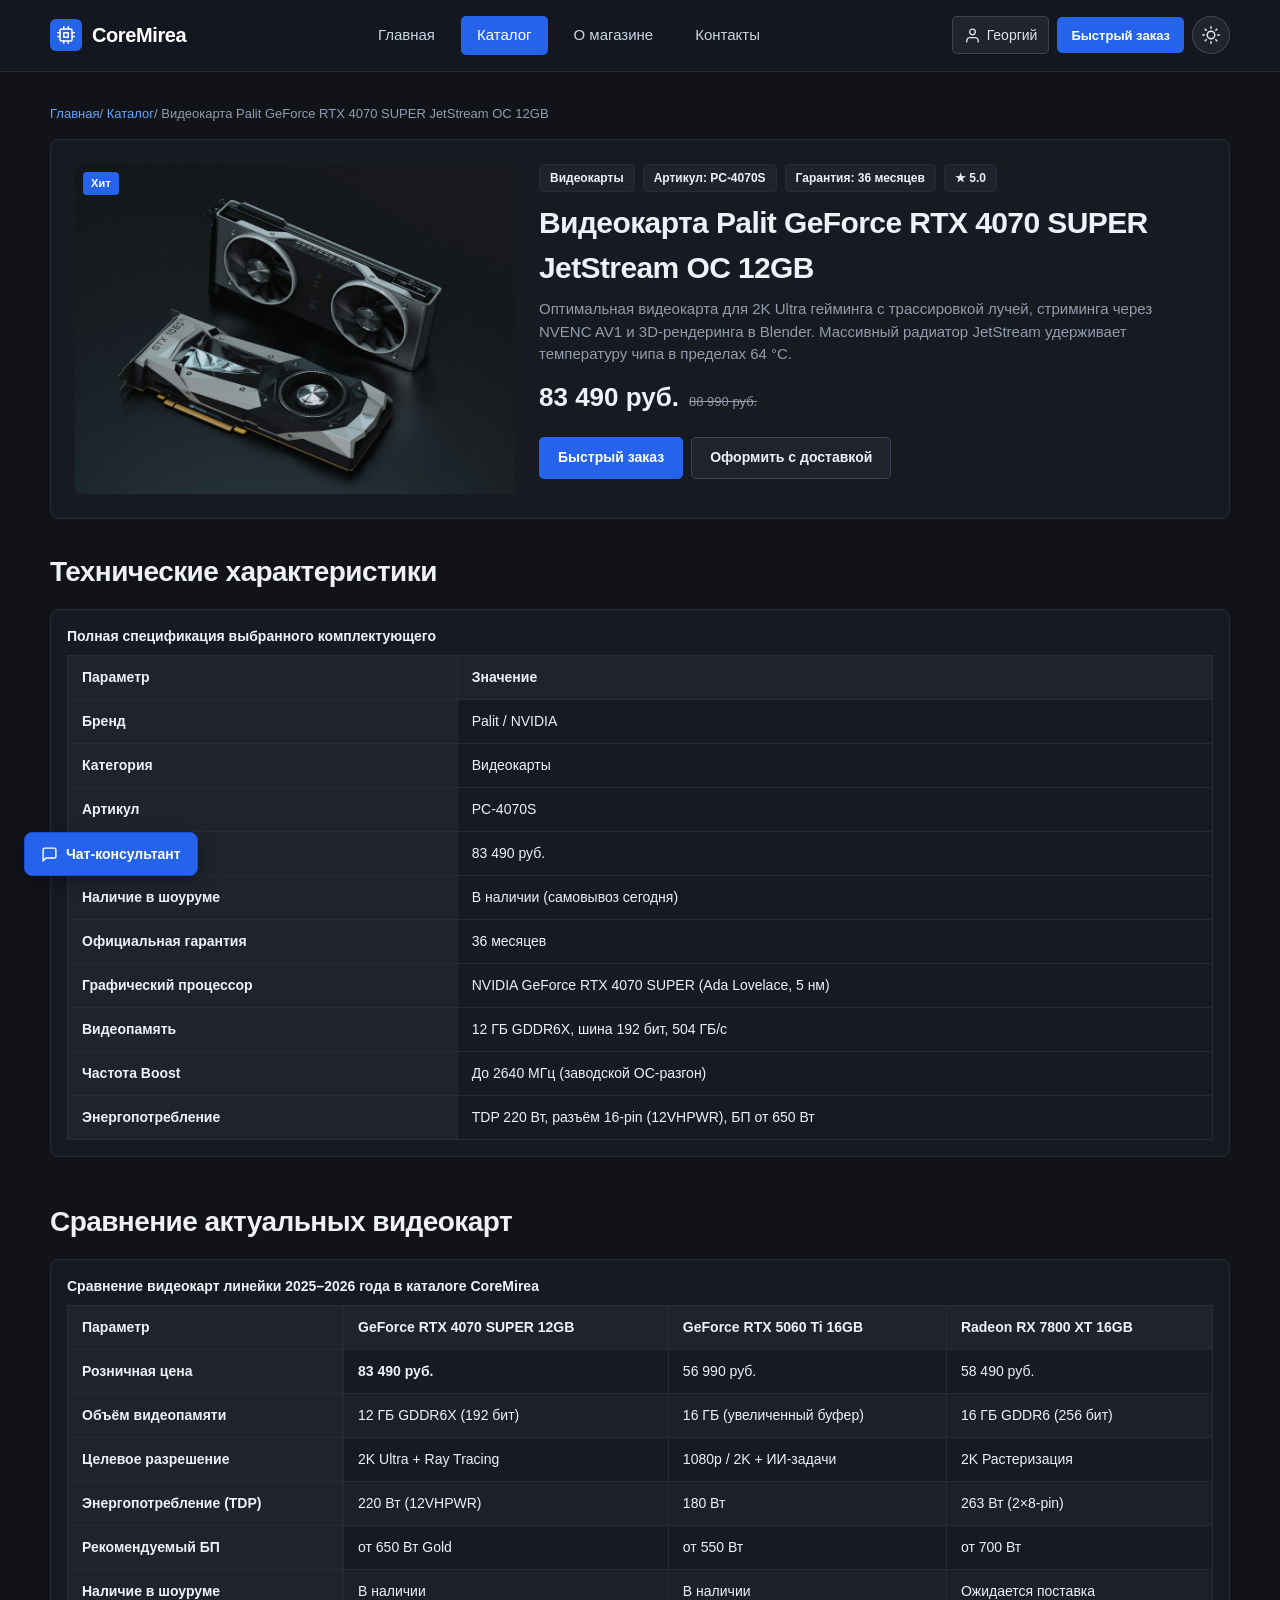
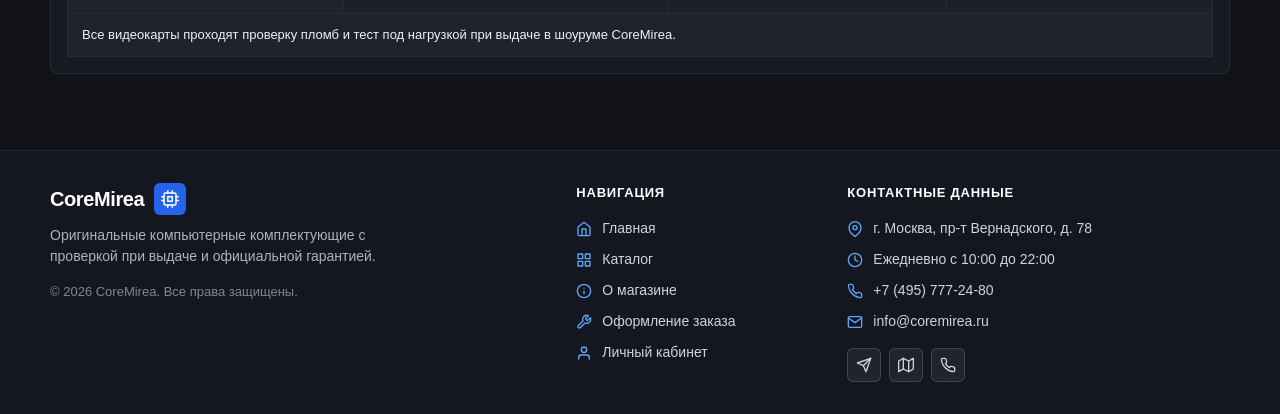
<file: product.html>
<!DOCTYPE html>
<html lang="ru">
<head>
  <meta charset="UTF-8">
  <meta name="viewport" content="width=device-width, initial-scale=1.0">
  <meta name="description" content="Подробные технические характеристики и сравнение комплектующих для ПК в магазине CoreMirea.">
  <title>Характеристики комплектующего — CoreMirea</title>
  <link rel="stylesheet" href="css/style.css">
  <link rel="stylesheet" href="css/responsive.css">
  <script src="js/store.js" defer></script>
  <script src="js/vendor/react.production.min.js" defer></script>
  <script src="js/vendor/react-dom.production.min.js" defer></script>
  <script src="js/main.js" defer></script>
  <script src="js/product.js" defer></script>
  <script src="js/react-ui.js" defer></script>
</head>
<body class="page">
  <header class="site-header">
    <div class="site-header__inner">
      <a class="site-header__logo" href="index.html">
        <span class="brand-mark" aria-hidden="true">
          <svg viewBox="0 0 24 24">
            <rect x="4" y="4" width="16" height="16" rx="2"></rect>
            <rect x="9" y="9" width="6" height="6"></rect>
            <line x1="9" y1="1" x2="9" y2="4"></line>
            <line x1="15" y1="1" x2="15" y2="4"></line>
            <line x1="9" y1="20" x2="9" y2="23"></line>
            <line x1="15" y1="20" x2="15" y2="23"></line>
            <line x1="20" y1="9" x2="23" y2="9"></line>
            <line x1="20" y1="14" x2="23" y2="14"></line>
            <line x1="1" y1="9" x2="4" y2="9"></line>
            <line x1="1" y1="14" x2="4" y2="14"></line>
          </svg>
        </span>
        <span>CoreMirea</span>
      </a>

      <nav class="site-nav" aria-label="Основная навигация">
        <ul class="site-nav__list">
          <li class="site-nav__item"><a class="site-nav__link" href="index.html">Главная</a></li>
          <li class="site-nav__item"><a class="site-nav__link site-nav__link--active" href="catalog.html">Каталог</a></li>
          <li class="site-nav__item"><a class="site-nav__link" href="about.html">О магазине</a></li>
          <li class="site-nav__item"><a class="site-nav__link" href="contacts.html">Контакты</a></li>
        </ul>
      </nav>

      <div class="site-header__actions" id="react-header-actions">
        <a class="header-action-link" href="account.html">Кабинет</a>
        <button class="button button--primary button--sm js-quick-order" type="button" data-product-id="1">Быстрый заказ</button>
      </div>
    </div>
  </header>

  <main class="page__main">
    <div class="success-message" id="success-message" role="status" hidden></div>

    <nav class="breadcrumbs" aria-label="Хлебные крошки">
      <a class="breadcrumbs__link" href="index.html">Главная</a>
      <a class="breadcrumbs__link breadcrumbs__link--inner" href="catalog.html">Каталог</a>
      <span class="breadcrumbs__current" id="product-breadcrumb">Видеокарта Palit GeForce RTX 4070 SUPER</span>
    </nav>

    <section class="product" id="product-detail">
      <div class="product__image-wrap">
        <img
          class="product__image"
          id="product-image"
          src="images/gpu-rtx4070s.jpg"
          alt="Видеокарта Palit GeForce RTX 4070 SUPER JetStream OC 12GB"
          width="640"
          height="480"
        >
        <span class="product-card__badge" id="product-badge">Хит</span>
      </div>

      <div class="product__info">
        <div class="product__meta">
          <span class="product__chip" id="product-category-chip">Видеокарты</span>
          <span class="product__chip" id="product-sku">Артикул: PC-4070S</span>
          <span class="product__chip" id="product-warranty-chip">Гарантия: 36 месяцев</span>
          <span class="product__chip" id="product-rating-chip">★ 5.0</span>
        </div>

        <h1 class="product__title" id="product-title">Видеокарта Palit GeForce RTX 4070 SUPER JetStream OC 12GB</h1>
        <p class="product__description" id="product-description">
          Оптимальная видеокарта для 2K Ultra гейминга с трассировкой лучей, стриминга через NVENC AV1 и 3D-рендеринга.
        </p>

        <p class="product__price" id="product-price">83 490 руб.</p>

        <div class="product__actions">
          <button class="button button--primary js-quick-order" type="button" id="product-quick-order" data-product-id="1">
            Быстрый заказ
          </button>
          <a class="button button--secondary" id="product-config-link" href="order.html?id=1">
            Оформить с доставкой
          </a>
        </div>
      </div>
    </section>

    <section class="section">
      <h2 class="section__title" style="margin-bottom: 16px;">Технические характеристики</h2>
      <div class="table-wrapper">
        <table class="product-table">
          <caption class="product-table__caption">Полная спецификация выбранного комплектующего</caption>
          <thead>
            <tr>
              <th class="product-table__cell product-table__cell--head" scope="col">Параметр</th>
              <th class="product-table__cell product-table__cell--head" scope="col">Значение</th>
            </tr>
          </thead>
          <tbody id="product-specs-tbody">
            <tr>
              <th class="product-table__cell product-table__cell--head" scope="row">Категория</th>
              <td class="product-table__cell">Видеокарты</td>
            </tr>
          </tbody>
        </table>
      </div>
    </section>

    <section class="section">
      <h2 class="section__title" style="margin-bottom: 16px;">Сравнение актуальных видеокарт</h2>
      <div class="table-wrapper">
        <table class="product-table product-table--compare">
          <caption class="product-table__caption">Сравнение видеокарт линейки 2025–2026 года в каталоге CoreMirea</caption>
          <thead>
            <tr>
              <th class="product-table__cell product-table__cell--head" scope="col">Параметр</th>
              <th class="product-table__cell product-table__cell--head" scope="col">GeForce RTX 4070 SUPER 12GB</th>
              <th class="product-table__cell product-table__cell--head" scope="col">GeForce RTX 5060 Ti 16GB</th>
              <th class="product-table__cell product-table__cell--head" scope="col">Radeon RX 7800 XT 16GB</th>
            </tr>
          </thead>
          <tbody>
            <tr>
              <th class="product-table__cell product-table__cell--head" scope="row">Розничная цена</th>
              <td class="product-table__cell"><strong>83 490 руб.</strong></td>
              <td class="product-table__cell">56 990 руб.</td>
              <td class="product-table__cell">58 490 руб.</td>
            </tr>
            <tr>
              <th class="product-table__cell product-table__cell--head" scope="row">Объём видеопамяти</th>
              <td class="product-table__cell">12 ГБ GDDR6X (192 бит)</td>
              <td class="product-table__cell">16 ГБ (увеличенный буфер)</td>
              <td class="product-table__cell">16 ГБ GDDR6 (256 бит)</td>
            </tr>
            <tr>
              <th class="product-table__cell product-table__cell--head" scope="row">Целевое разрешение</th>
              <td class="product-table__cell">2K Ultra + Ray Tracing</td>
              <td class="product-table__cell">1080p / 2K + ИИ-задачи</td>
              <td class="product-table__cell">2K Растеризация</td>
            </tr>
            <tr>
              <th class="product-table__cell product-table__cell--head" scope="row">Энергопотребление (TDP)</th>
              <td class="product-table__cell">220 Вт (12VHPWR)</td>
              <td class="product-table__cell">180 Вт</td>
              <td class="product-table__cell">263 Вт (2×8-pin)</td>
            </tr>
            <tr>
              <th class="product-table__cell product-table__cell--head" scope="row">Рекомендуемый БП</th>
              <td class="product-table__cell">от 650 Вт Gold</td>
              <td class="product-table__cell">от 550 Вт</td>
              <td class="product-table__cell">от 700 Вт</td>
            </tr>
            <tr>
              <th class="product-table__cell product-table__cell--head" scope="row">Наличие в шоуруме</th>
              <td class="product-table__cell">В наличии</td>
              <td class="product-table__cell">В наличии</td>
              <td class="product-table__cell">Ожидается поставка</td>
            </tr>
          </tbody>
          <tfoot>
            <tr>
              <td class="product-table__cell product-table__footer" colspan="4">
                Все видеокарты проходят проверку пломб и тест под нагрузкой при выдаче в шоуруме CoreMirea.
              </td>
            </tr>
          </tfoot>
        </table>
      </div>
    </section>
  </main>

  <footer class="site-footer">
    <div class="site-footer__inner">
      <div class="site-footer__grid">
        <div class="site-footer__col site-footer__col--brand">
          <a class="site-footer__logo" href="index.html">
            <span>CoreMirea</span>
            <span class="brand-mark" aria-hidden="true">
              <svg viewBox="0 0 24 24">
                <rect x="4" y="4" width="16" height="16" rx="2"></rect>
                <rect x="9" y="9" width="6" height="6"></rect>
                <line x1="9" y1="1" x2="9" y2="4"></line>
                <line x1="15" y1="1" x2="15" y2="4"></line>
                <line x1="9" y1="20" x2="9" y2="23"></line>
                <line x1="15" y1="20" x2="15" y2="23"></line>
                <line x1="20" y1="9" x2="23" y2="9"></line>
                <line x1="20" y1="14" x2="23" y2="14"></line>
                <line x1="1" y1="9" x2="4" y2="9"></line>
                <line x1="1" y1="14" x2="4" y2="14"></line>
              </svg>
            </span>
          </a>
          <p class="site-footer__slogan">
            Оригинальные компьютерные комплектующие с проверкой при выдаче и официальной гарантией.
          </p>
          <p class="site-footer__copy">&copy; 2026 CoreMirea. Все права защищены.</p>
        </div>

        <nav class="site-footer__col site-footer__col--nav" aria-label="Навигация в подвале">
          <h3 class="site-footer__title">Навигация</h3>
          <ul class="site-footer__list">
            <li class="site-footer__item">
              <a class="site-footer__link" href="index.html">
                <svg class="site-footer__icon" viewBox="0 0 24 24" aria-hidden="true">
                  <path d="M3 9l9-7 9 7v11a2 2 0 0 1-2 2H5a2 2 0 0 1-2-2z"></path>
                  <polyline points="9 22 9 12 15 12 15 22"></polyline>
                </svg>
                <span>Главная</span>
              </a>
            </li>
            <li class="site-footer__item">
              <a class="site-footer__link" href="catalog.html">
                <svg class="site-footer__icon" viewBox="0 0 24 24" aria-hidden="true">
                  <rect x="3" y="3" width="7" height="7"></rect>
                  <rect x="14" y="3" width="7" height="7"></rect>
                  <rect x="14" y="14" width="7" height="7"></rect>
                  <rect x="3" y="14" width="7" height="7"></rect>
                </svg>
                <span>Каталог</span>
              </a>
            </li>
            <li class="site-footer__item">
              <a class="site-footer__link" href="about.html">
                <svg class="site-footer__icon" viewBox="0 0 24 24" aria-hidden="true">
                  <circle cx="12" cy="12" r="10"></circle>
                  <line x1="12" y1="16" x2="12" y2="12"></line>
                  <line x1="12" y1="8" x2="12.01" y2="8"></line>
                </svg>
                <span>О магазине</span>
              </a>
            </li>
            <li class="site-footer__item">
              <a class="site-footer__link" href="order.html">
                <svg class="site-footer__icon" viewBox="0 0 24 24" aria-hidden="true">
                  <path d="M14.7 6.3a1 1 0 0 0 0 1.4l1.6 1.6a1 1 0 0 0 1.4 0l3.77-3.77a6 6 0 0 1-7.94 7.94l-6.91 6.91a2.12 2.12 0 0 1-3-3l6.91-6.91a6 6 0 0 1 7.94-7.94l-3.76 3.76z"></path>
                </svg>
                <span>Оформление заказа</span>
              </a>
            </li>
            <li class="site-footer__item">
              <a class="site-footer__link" href="account.html">
                <svg class="site-footer__icon" viewBox="0 0 24 24" aria-hidden="true">
                  <path d="M20 21v-2a4 4 0 0 0-4-4H8a4 4 0 0 0-4 4v2"></path>
                  <circle cx="12" cy="7" r="4"></circle>
                </svg>
                <span>Личный кабинет</span>
              </a>
            </li>
          </ul>
        </nav>

        <div class="site-footer__col site-footer__col--contacts">
          <h3 class="site-footer__title">Контактные данные</h3>
          <ul class="site-footer__list">
            <li class="site-footer__item">
              <svg class="site-footer__icon" viewBox="0 0 24 24" aria-hidden="true">
                <path d="M21 10c0 7-9 13-9 13s-9-6-9-13a9 9 0 0 1 18 0z"></path>
                <circle cx="12" cy="10" r="3"></circle>
              </svg>
              <span>г. Москва, пр-т Вернадского, д. 78</span>
            </li>
            <li class="site-footer__item">
              <svg class="site-footer__icon" viewBox="0 0 24 24" aria-hidden="true">
                <circle cx="12" cy="12" r="10"></circle>
                <polyline points="12 6 12 12 16 14"></polyline>
              </svg>
              <span>Ежедневно с 10:00 до 22:00</span>
            </li>
            <li class="site-footer__item">
              <svg class="site-footer__icon" viewBox="0 0 24 24" aria-hidden="true">
                <path d="M22 16.92v3a2 2 0 0 1-2.18 2 19.79 19.79 0 0 1-8.63-3.07 19.5 19.5 0 0 1-6-6 19.79 19.79 0 0 1-3.07-8.67A2 2 0 0 1 4.11 2h3a2 2 0 0 1 2 1.72 12.84 12.84 0 0 0 .7 2.81 2 2 0 0 1-.45 2.11L8.09 9.91a16 16 0 0 0 6 6l1.27-1.27a2 2 0 0 1 2.11-.45 12.84 12.84 0 0 0 2.81.7A2 2 0 0 1 22 16.92z"></path>
              </svg>
              <a class="site-footer__link" href="tel:+74957772480">+7 (495) 777-24-80</a>
            </li>
            <li class="site-footer__item">
              <svg class="site-footer__icon" viewBox="0 0 24 24" aria-hidden="true">
                <path d="M4 4h16c1.1 0 2 .9 2 2v12c0 1.1-.9 2-2 2H4c-1.1 0-2-.9-2-2V6c0-1.1.9-2 2-2z"></path>
                <polyline points="22,6 12,13 2,6"></polyline>
              </svg>
              <a class="site-footer__link" href="mailto:info@coremirea.ru">info@coremirea.ru</a>
            </li>
          </ul>

          <div class="site-footer__socials">
            <a class="site-footer__social-link" href="contacts.html" aria-label="Telegram-канал CoreMirea" title="Telegram">
              <svg viewBox="0 0 24 24" aria-hidden="true">
                <line x1="22" y1="2" x2="11" y2="13"></line>
                <polygon points="22 2 15 22 11 13 2 9 22 2"></polygon>
              </svg>
            </a>
            <a class="site-footer__social-link" href="contacts.html#map" aria-label="Схема проезда" title="Карта проезда">
              <svg viewBox="0 0 24 24" aria-hidden="true">
                <polygon points="1 6 1 22 8 18 16 22 23 18 23 2 16 6 8 2 1 6"></polygon>
                <line x1="8" y1="2" x2="8" y2="18"></line>
                <line x1="16" y1="6" x2="16" y2="22"></line>
              </svg>
            </a>
            <a class="site-footer__social-link" href="tel:+74957772480" aria-label="Позвонить в магазин" title="Позвонить">
              <svg viewBox="0 0 24 24" aria-hidden="true">
                <path d="M22 16.92v3a2 2 0 0 1-2.18 2 19.79 19.79 0 0 1-8.63-3.07 19.5 19.5 0 0 1-6-6 19.79 19.79 0 0 1-3.07-8.67A2 2 0 0 1 4.11 2h3a2 2 0 0 1 2 1.72 12.84 12.84 0 0 0 .7 2.81 2 2 0 0 1-.45 2.11L8.09 9.91a16 16 0 0 0 6 6l1.27-1.27a2 2 0 0 1 2.11-.45 12.84 12.84 0 0 0 2.81.7A2 2 0 0 1 22 16.92z"></path>
              </svg>
            </a>
          </div>
        </div>
      </div>
    </div>
  </footer>

  <div id="react-chat-root"></div>

  <button class="scroll-top" type="button" id="scroll-top" hidden aria-label="Прокрутить страницу наверх">
    <span>Наверх</span>
  </button>

  <dialog class="order-dialog" id="order-dialog" aria-labelledby="order-dialog-title">
    <div class="order-dialog__inner">
      <button class="order-dialog__close" type="button" id="close-order-dialog-cross" aria-label="Закрыть окно">&times;</button>
      <h2 class="order-dialog__title" id="order-dialog-title">Быстрый заказ комплектующего</h2>
      <p class="order-dialog__product" id="dialog-product-name">Вы выбрали: GeForce RTX 4070 SUPER</p>

      <form class="order-form" id="order-form" action="#" method="post" novalidate>
        <div class="order-form__field">
          <label class="order-form__label" for="quick-product">
            Комплектующее <span class="order-form__required" aria-hidden="true">*</span>
          </label>
          <select class="order-form__select" id="quick-product" name="product" required>
            <option value="1">Palit GeForce RTX 4070 SUPER 12GB — 83 490 руб.</option>
            <option value="2">AMD Ryzen 7 7800X3D OEM (AM5) — 30 750 руб.</option>
            <option value="3">G.Skill Trident Z5 RGB 32 ГБ DDR5-6000 — 13 490 руб.</option>
            <option value="4">SSD Samsung 980 PRO 1 ТБ NVMe — 11 990 руб.</option>
            <option value="5">PNY GeForce RTX 5060 Ti 16GB — 56 990 руб.</option>
            <option value="6">Intel Core i5-14600KF OEM (LGA 1700) — 21 890 руб.</option>
            <option value="7">ASUS TUF GAMING B650-PLUS WIFI — 20 490 руб.</option>
            <option value="8">ASUS ROG STRIX B760-F GAMING WIFI — 23 990 руб.</option>
            <option value="9">СЖО Corsair iCUE H150i RGB 360 мм — 15 990 руб.</option>
            <option value="10">БП Corsair RM850e 850W 80+ Gold — 12 990 руб.</option>
            <option value="11">Корпус Thermaltake View ARGB TG — 9 490 руб.</option>
          </select>
        </div>

        <div class="order-form__row">
          <div class="order-form__field">
            <label class="order-form__label" for="order-qty">Количество, шт.</label>
            <input class="order-form__input" id="order-qty" name="qty" type="number" min="1" max="10" value="1" required>
          </div>
          <div class="order-form__field">
            <label class="order-form__label" for="order-delivery">Получение</label>
            <select class="order-form__select" id="order-delivery" name="delivery">
              <option value="pickup">Самовывоз (Вернадского, 78)</option>
              <option value="courier">Курьер по Москве</option>
              <option value="express">Экспресс за 2 часа</option>
            </select>
          </div>
        </div>

        <div class="order-form__row">
          <div class="order-form__field">
            <label class="order-form__label" for="order-name">
              Ваше имя <span class="order-form__required" aria-hidden="true">*</span>
            </label>
            <input class="order-form__input" id="order-name" name="name" type="text" minlength="2" placeholder="Введите имя" required>
          </div>
          <div class="order-form__field">
            <label class="order-form__label" for="order-phone">
              Телефон <span class="order-form__required" aria-hidden="true">*</span>
            </label>
            <input class="order-form__input" id="order-phone" name="phone" type="tel" placeholder="+7 (900) 000-00-00" required>
          </div>
        </div>

        <div class="order-form__field">
          <label class="order-form__label" for="order-email">E-mail для резерва</label>
          <input class="order-form__input" id="order-email" name="email" type="email" placeholder="mail@example.ru">
        </div>

        <div class="order-form__field order-form__field--checkbox">
          <label class="order-form__label" for="order-use-bonuses">
            <input id="order-use-bonuses" name="use_bonuses" type="checkbox">
            <span id="order-bonus-label">Списать бонусы CoreClub (до 20% заказа)</span>
          </label>
        </div>

        <div class="order-form__field" id="order-bonus-controls" hidden>
          <label class="order-form__label" for="order-bonus-amount">Сколько бонусов списать (1 Б = 1 руб.)</label>
          <div class="bonus-slider-row">
            <div class="bonus-slider-wrap">
              <input class="bonus-slider" id="order-bonus-range" type="range" min="0" max="0" step="1" value="0" aria-label="Выбор количества списываемых бонусов ползунком">
              <div class="bonus-slider__scale">
                <span>0 Б</span>
                <span id="order-bonus-max">0 Б</span>
              </div>
            </div>
            <input class="order-form__input" id="order-bonus-amount" type="number" min="0" max="0" value="0">
          </div>
        </div>

        <div class="order-form__field order-form__field--checkbox">
          <label class="order-form__label" for="order-agreement">
            <input id="order-agreement" name="agreement" type="checkbox" required checked>
            <span>Согласен с условиями гарантии и обработкой персональных данных *</span>
          </label>
        </div>

        <div class="order-form__actions">
          <button class="button button--primary" type="submit">Подтвердить резерв</button>
          <button class="button button--secondary" type="reset">Очистить</button>
          <button class="button button--secondary" type="button" id="close-order-dialog">Закрыть</button>
        </div>
      </form>
    </div>
  </dialog>
</body>
</html>
</file>
<file: css/style.css>
/* ===============================
   1. Переменные проекта и темы (сдержанный стиль магазина комплектующих ПК)
   =============================== */

:root {
  /* Тёмная тема по умолчанию — графит + кобальтовый синий */
  --color-bg: #111318;
  --color-text: #eef1f6;
  --color-muted: #939cad;
  --color-primary: #2563eb;
  --color-primary-dark: #1d4ed8;
  --color-primary-light: #60a5fa;
  --color-accent: #14171f;
  --color-border: #262b36;
  --color-border-strong: #3a4254;
  --color-surface: #171a21;
  --color-surface-alt: #1f232c;
  --color-surface-accent: #1a2333;
  --color-danger: #dc2626;
  --color-danger-bg: rgba(220, 38, 38, 0.14);
  --color-success: #16a34a;
  --color-success-bg: #13251a;
  --color-success-text: #86efac;
  --color-warning: #d97706;
  --color-warning-bg: #271e0f;
  --color-warning-text: #fcd34d;
  --color-badge-new: #0f766e;
  --color-white: #ffffff;
  --scheme-mode: dark;

  /* Отступы */
  --space-xs: 4px;
  --space-sm: 8px;
  --space-md: 16px;
  --space-lg: 24px;
  --space-xl: 32px;
  --space-2xl: 48px;

  /* Скругления — строгая архитектурная геометрия */
  --radius-sm: 5px;
  --radius-md: 8px;
  --radius-lg: 12px;
  --radius-pill: 999px;

  /* Размеры */
  --container-width: 1180px;
}

/* Светлая тема при переключении */
html[data-theme="light"] {
  --color-bg: #f4f5f7;
  --color-text: #14171f;
  --color-muted: #5b6374;
  --color-primary: #1d4ed8;
  --color-primary-dark: #1e40af;
  --color-primary-light: #2563eb;
  --color-accent: #161922;
  --color-border: #e1e5ed;
  --color-border-strong: #c7cedb;
  --color-surface: #ffffff;
  --color-surface-alt: #eef0f4;
  --color-surface-accent: #edf2ff;
  --color-danger: #c62828;
  --color-danger-bg: #fef2f2;
  --color-success: #15803d;
  --color-success-bg: #eefaf0;
  --color-success-text: #14532d;
  --color-warning: #b45309;
  --color-warning-bg: #fffbeb;
  --color-warning-text: #92400e;
  --color-badge-new: #0f766e;
  --scheme-mode: light;
}

/* ===============================
   2. Базовые стили и утилиты
   =============================== */

*,
*::before,
*::after {
  box-sizing: border-box;
}

html {
  scroll-behavior: smooth;
}

body {
  margin: 0;
  font-family: -apple-system, BlinkMacSystemFont, "Segoe UI", Roboto, "Helvetica Neue", Arial, sans-serif;
  line-height: 1.5;
  color: var(--color-text);
  background-color: var(--color-bg);
  -webkit-font-smoothing: antialiased;
  transition: background-color 0.25s ease, color 0.25s ease;
}

/* Плавная смена темы для поверхностей */
.site-header,
.site-footer,
.hero,
.advantage-card,
.product-card,
.review-card,
.catalog-filters,
.filters-form__fieldset,
.about-store,
.store-stats__item,
.contact-card,
.faq__item,
.order-form__fieldset,
.order-form__input,
.order-form__select,
.order-form__textarea,
.addon-option,
.order-summary,
.table-wrapper,
.product-table__cell,
.order-dialog,
.chat-widget__window,
.chat-widget__header,
.chat-widget__form,
.chat-widget__input,
.chat-msg,
.chat-widget__chip,
.account-card,
.order-history-card,
.empty-state,
.success-message,
.alert-box {
  transition:
    background-color 0.25s ease,
    color 0.25s ease,
    border-color 0.25s ease;
}

a {
  color: var(--color-primary-light);
  transition: color 0.18s ease, background-color 0.18s ease;
}

a:hover {
  color: var(--color-primary);
}

a:focus-visible {
  outline: 2px solid var(--color-primary);
  outline-offset: 2px;
}

:target {
  outline: 2px dashed var(--color-primary);
  outline-offset: 4px;
}

.visually-hidden {
  position: absolute;
  width: 1px;
  height: 1px;
  padding: 0;
  margin: -1px;
  overflow: hidden;
  clip: rect(0, 0, 0, 0);
  white-space: nowrap;
  border: 0;
}

.text-muted {
  color: var(--color-muted);
}

/* ===============================
   3. Каркас страницы
   =============================== */

.page {
  min-height: 100vh;
  display: flex;
  flex-direction: column;
}

.page__main {
  flex: 1;
  padding: var(--space-lg) var(--space-md);
}

.page--locked {
  position: fixed;
  width: 100%;
  overflow-y: scroll;
}

/* ===============================
   4. Шапка, логотип и навигация
   =============================== */

.site-header {
  background-color: var(--color-accent);
  color: var(--color-white);
  border-bottom: 1px solid var(--color-border);
}

.site-header__inner {
  display: flex;
  justify-content: space-between;
  align-items: center;
  flex-wrap: wrap;
  gap: var(--space-md);
  max-width: var(--container-width);
  margin: 0 auto;
  padding: var(--space-md) var(--space-lg);
}

.site-header__logo,
.site-footer__logo {
  display: inline-flex;
  align-items: center;
  gap: 10px;
  font-size: 20px;
  font-weight: 700;
  letter-spacing: -0.02em;
  color: var(--color-white);
  text-decoration: none;
}

.site-header__logo:hover,
.site-footer__logo:hover {
  color: #dbeafe;
}

.brand-mark {
  display: inline-flex;
  align-items: center;
  justify-content: center;
  width: 32px;
  height: 32px;
  border-radius: 6px;
  background-color: var(--color-primary);
  color: var(--color-white);
  flex-shrink: 0;
}

.brand-mark svg {
  width: 18px;
  height: 18px;
  fill: none;
  stroke: currentColor;
  stroke-width: 2;
  stroke-linecap: round;
  stroke-linejoin: round;
}

.site-nav__list {
  display: flex;
  flex-wrap: wrap;
  justify-content: center;
  align-items: center;
  gap: var(--space-xs);
  margin: 0;
  padding: 0;
  list-style: none;
}

.site-nav__link {
  display: inline-block;
  padding: 8px 14px;
  color: #cbd5e1;
  text-decoration: none;
  font-size: 15px;
  font-weight: 500;
  border-radius: var(--radius-sm);
}

.site-nav__link:hover {
  color: var(--color-white);
  background-color: rgba(255, 255, 255, 0.08);
}

.site-nav__link:focus-visible {
  outline: 2px solid var(--color-white);
  outline-offset: 2px;
}

.site-nav__link--active {
  color: var(--color-white);
  background-color: var(--color-primary);
}

.site-nav__link--active:hover {
  background-color: var(--color-primary-dark);
}

.site-header__actions {
  display: flex;
  align-items: center;
  flex-wrap: wrap;
  gap: var(--space-sm);
}

.header-action-link {
  position: relative;
  display: inline-flex;
  align-items: center;
  gap: 6px;
  min-height: 38px;
  padding: 6px 11px;
  font-size: 14px;
  font-weight: 500;
  color: #dbe3ef;
  text-decoration: none;
  background-color: rgba(255, 255, 255, 0.06);
  border: 1px solid rgba(255, 255, 255, 0.14);
  border-radius: var(--radius-sm);
  transition: background-color 0.18s ease, border-color 0.18s ease, color 0.18s ease;
}

.header-action-link:hover,
.header-action-link--active {
  color: var(--color-white);
  background-color: rgba(37, 99, 235, 0.24);
  border-color: var(--color-primary);
}

.header-action-link svg {
  width: 17px;
  height: 17px;
  fill: none;
  stroke: currentColor;
  stroke-width: 1.9;
  stroke-linecap: round;
  stroke-linejoin: round;
}

.header-action-link__badge {
  display: inline-flex;
  align-items: center;
  justify-content: center;
  min-width: 19px;
  height: 19px;
  padding: 0 5px;
  font-size: 11px;
  font-weight: 700;
  font-variant-numeric: tabular-nums;
  color: var(--color-white);
  background-color: var(--color-primary);
  border-radius: var(--radius-pill);
}

.theme-toggle {
  position: relative;
  display: inline-flex;
  align-items: center;
  justify-content: center;
  width: 38px;
  height: 38px;
  padding: 0;
  overflow: hidden;
  color: #e2e8f0;
  background-color: rgba(255, 255, 255, 0.06);
  border: 1px solid rgba(255, 255, 255, 0.16);
  border-radius: 50%;
  cursor: pointer;
  transition: background-color 0.28s ease, border-color 0.28s ease, color 0.28s ease, transform 0.18s ease;
}

.theme-toggle:active {
  transform: scale(0.92);
}

.theme-toggle__icon {
  position: absolute;
  width: 18px;
  height: 18px;
  fill: none;
  stroke: currentColor;
  stroke-width: 2;
  stroke-linecap: round;
  stroke-linejoin: round;
  transition: transform 0.42s cubic-bezier(0.34, 1.56, 0.64, 1), opacity 0.28s ease;
}

.theme-toggle__icon--sun {
  opacity: 1;
  transform: rotate(0deg) scale(1);
}

.theme-toggle__icon--moon {
  opacity: 0;
  transform: rotate(-90deg) scale(0.45);
}

.theme-toggle--light .theme-toggle__icon--sun,
html[data-theme="light"] .theme-toggle__icon--sun {
  opacity: 0;
  transform: rotate(90deg) scale(0.45);
}

.theme-toggle--light .theme-toggle__icon--moon,
html[data-theme="light"] .theme-toggle__icon--moon {
  opacity: 1;
  transform: rotate(0deg) scale(1);
}

.theme-toggle:hover {
  color: var(--color-white);
  background-color: rgba(255, 255, 255, 0.14);
  border-color: var(--color-primary-light);
}

.theme-toggle:focus-visible {
  outline: 2px solid var(--color-primary);
  outline-offset: 2px;
}

/* ===============================
   5. Хлебные крошки
   =============================== */

.breadcrumbs {
  max-width: var(--container-width);
  margin: 0 auto var(--space-md);
  font-size: 13px;
  color: var(--color-muted);
}

.breadcrumbs__link {
  color: var(--color-primary-light);
  text-decoration: none;
}

.breadcrumbs__link:hover {
  text-decoration: underline;
}

.breadcrumbs__link--inner::before,
.breadcrumbs__current::before {
  content: " / ";
  color: var(--color-muted);
}

/* ===============================
   6. Кнопки
   =============================== */

.button {
  display: inline-flex;
  align-items: center;
  justify-content: center;
  gap: 6px;
  min-height: 42px;
  padding: 9px 18px;
  border: 1px solid transparent;
  border-radius: var(--radius-sm);
  font: inherit;
  font-size: 14px;
  font-weight: 600;
  text-decoration: none;
  text-align: center;
  cursor: pointer;
  transition: background-color 0.18s ease, color 0.18s ease, border-color 0.18s ease;
}

.button--primary {
  color: var(--color-white);
  background-color: var(--color-primary);
}

.button--primary:hover {
  color: var(--color-white);
  background-color: var(--color-primary-dark);
}

.button--secondary {
  color: var(--color-text);
  background-color: var(--color-surface-alt);
  border-color: var(--color-border-strong);
}

.button--secondary:hover {
  color: var(--color-white);
  background-color: var(--color-primary);
  border-color: var(--color-primary);
}

.button--outline-light {
  color: var(--color-white);
  background-color: transparent;
  border-color: rgba(255, 255, 255, 0.3);
}

.button--outline-light:hover {
  color: #111318;
  background-color: var(--color-white);
  border-color: var(--color-white);
}

.button--sm {
  min-height: 36px;
  padding: 6px 13px;
  font-size: 13px;
}

.button--lg {
  min-height: 46px;
  padding: 11px 22px;
  font-size: 15px;
}

.button:focus-visible {
  outline: 2px solid var(--color-primary);
  outline-offset: 2px;
}

.button:disabled,
.button--disabled {
  opacity: 0.5;
  cursor: not-allowed;
}

/* ===============================
   7. Hero-блок и секции
   =============================== */

.hero {
  max-width: var(--container-width);
  margin: 0 auto var(--space-xl);
  padding: var(--space-xl);
  display: grid;
  gap: var(--space-xl);
  align-items: center;
  background-color: #161922;
  border: 1px solid var(--color-border);
  color: var(--color-white);
  border-radius: var(--radius-lg);
}

.hero__content {
  display: flex;
  flex-direction: column;
  align-items: flex-start;
  gap: var(--space-md);
}

.hero__meta {
  display: flex;
  flex-wrap: wrap;
  align-items: center;
  gap: var(--space-sm);
  font-size: 13px;
  color: #a9b4c4;
}

.hero__tag {
  padding: 3px 9px;
  font-size: 12px;
  font-weight: 600;
  background-color: var(--color-primary);
  color: var(--color-white);
  border-radius: 4px;
}

.hero__spec {
  padding: 2px 8px;
  font-weight: 600;
  border: 1px solid rgba(255, 255, 255, 0.22);
  border-radius: 4px;
}

.hero__title {
  margin: 0;
  font-size: clamp(26px, 3.6vw, 40px);
  font-weight: 700;
  letter-spacing: -0.025em;
  line-height: 1.15;
  color: var(--color-white);
}

.hero__text {
  max-width: 600px;
  margin: 0;
  font-size: 15px;
  color: #cbd5e1;
}

.hero__chips-label {
  display: block;
  margin-bottom: 6px;
  font-size: 13px;
  color: #939cad;
}

.hero__chips-list {
  display: flex;
  flex-wrap: wrap;
  gap: var(--space-sm);
}

.hero__chip {
  display: inline-block;
  padding: 6px 12px;
  font-size: 13px;
  font-weight: 500;
  color: #e2e8f0;
  text-decoration: none;
  background-color: rgba(255, 255, 255, 0.06);
  border: 1px solid rgba(255, 255, 255, 0.16);
  border-radius: var(--radius-sm);
}

.hero__chip:hover {
  color: var(--color-white);
  background-color: var(--color-primary);
  border-color: var(--color-primary);
}

.hero__actions {
  display: flex;
  flex-wrap: wrap;
  gap: var(--space-sm);
  align-items: center;
}

.hero__media {
  display: block;
  width: 100%;
}

.hero__image {
  display: block;
  width: 100%;
  height: auto;
  aspect-ratio: 16 / 10;
  object-fit: cover;
  border-radius: var(--radius-md);
  border: 1px solid rgba(255, 255, 255, 0.12);
}

.section {
  max-width: var(--container-width);
  margin: 0 auto var(--space-xl);
}

.section__header {
  display: flex;
  justify-content: space-between;
  align-items: flex-end;
  flex-wrap: wrap;
  gap: var(--space-md);
  margin-bottom: var(--space-lg);
}

.section__title {
  margin: 0 0 4px;
  font-size: clamp(22px, 2.8vw, 28px);
  font-weight: 700;
  letter-spacing: -0.02em;
}

.section__text {
  margin: 0;
  max-width: 720px;
  font-size: 15px;
  color: var(--color-muted);
}

/* ===============================
   8. Блок преимуществ с фотографиями
   =============================== */

.advantages-grid {
  display: grid;
  gap: var(--space-lg);
}

.advantage-card {
  display: flex;
  flex-direction: column;
  overflow: hidden;
  background-color: var(--color-surface);
  border: 1px solid var(--color-border);
  border-radius: var(--radius-md);
}

.advantage-card:hover {
  border-color: var(--color-border-strong);
}

.advantage-card__image {
  display: block;
  width: 100%;
  height: auto;
  aspect-ratio: 16 / 10;
  object-fit: cover;
}

.advantage-card__body {
  padding: var(--space-md) var(--space-lg) var(--space-lg);
}

.advantage-card__title {
  margin: 0 0 6px;
  font-size: 18px;
  font-weight: 700;
  letter-spacing: -0.01em;
  color: var(--color-text);
}

.advantage-card__text {
  margin: 0;
  font-size: 14px;
  color: var(--color-muted);
}

/* ===============================
   9. Карточки товаров и избранное
   =============================== */

.products-grid {
  display: grid;
  gap: var(--space-lg);
}

.product-card {
  position: relative;
  display: flex;
  flex-direction: column;
  gap: var(--space-sm);
  padding: var(--space-md);
  border: 1px solid var(--color-border);
  border-radius: var(--radius-md);
  background-color: var(--color-surface);
  transition: border-color 0.18s ease, box-shadow 0.18s ease;
}

.product-card:hover {
  border-color: var(--color-border-strong);
  box-shadow: 0 6px 20px rgba(0, 0, 0, 0.16);
}

.product-card--unavailable {
  opacity: 0.78;
}

.product-card__media {
  position: relative;
  overflow: hidden;
  border-radius: var(--radius-sm);
  background-color: var(--color-surface-alt);
}

.product-card__image {
  display: block;
  width: 100%;
  height: auto;
  aspect-ratio: 4 / 3;
  object-fit: cover;
  border-radius: var(--radius-sm);
}

.product-card--unavailable .product-card__image {
  filter: grayscale(0.55);
}

.product-card__badge {
  position: absolute;
  top: var(--space-sm);
  left: var(--space-sm);
  z-index: 2;
  padding: 3px 8px;
  font-size: 11px;
  font-weight: 700;
  letter-spacing: 0.02em;
  color: var(--color-white);
  background-color: var(--color-primary);
  border-radius: 4px;
}

.product-card--discount .product-card__badge {
  background-color: var(--color-warning);
  color: var(--color-white);
}

.product-card--new .product-card__badge {
  background-color: var(--color-badge-new);
}

.product-card__meta {
  display: flex;
  justify-content: space-between;
  align-items: center;
  gap: var(--space-xs);
  font-size: 12px;
  color: var(--color-muted);
}

.product-card__category {
  font-weight: 600;
  color: var(--color-primary-light);
}

.product-card__title {
  margin: 0;
  font-size: 16px;
  font-weight: 700;
  line-height: 1.35;
  color: var(--color-text);
}

.product-card__title-link {
  color: inherit;
  text-decoration: none;
}

.product-card__title-link:hover {
  color: var(--color-primary-light);
}

.product-card__description {
  margin: 0;
  font-size: 13px;
  line-height: 1.45;
  color: var(--color-muted);
}

.product-card__price-row {
  display: flex;
  align-items: baseline;
  flex-wrap: wrap;
  gap: var(--space-sm);
  margin-top: var(--space-xs);
}

.product-card__price {
  margin: 0;
  font-size: 18px;
  font-weight: 700;
  font-variant-numeric: tabular-nums;
  color: var(--color-text);
}

.product-card__old-price {
  font-size: 13px;
  font-weight: 500;
  font-variant-numeric: tabular-nums;
  color: var(--color-muted);
}

.product-card__actions {
  display: flex;
  flex-wrap: wrap;
  gap: var(--space-sm);
  margin-top: auto;
  padding-top: var(--space-sm);
}

.product-card__button {
  flex: 1 1 auto;
}

/* ===============================
   10. Отзывы покупателей (листаемая карусель + hover-анимация)
   =============================== */

.reviews__controls {
  display: inline-flex;
  align-items: center;
  gap: 8px;
}

.reviews__nav-btn {
  display: inline-flex;
  align-items: center;
  justify-content: center;
  width: 40px;
  height: 40px;
  padding: 0;
  color: var(--color-text);
  background-color: var(--color-surface);
  border: 1px solid var(--color-border-strong);
  border-radius: var(--radius-sm);
  cursor: pointer;
  transition: background-color 0.18s ease, border-color 0.18s ease, color 0.18s ease, transform 0.15s ease;
}

.reviews__nav-btn svg {
  width: 18px;
  height: 18px;
  fill: none;
  stroke: currentColor;
  stroke-width: 2;
  stroke-linecap: round;
  stroke-linejoin: round;
}

.reviews__nav-btn:hover:not(:disabled) {
  color: var(--color-white);
  background-color: var(--color-primary);
  border-color: var(--color-primary);
}

.reviews__nav-btn:active:not(:disabled) {
  transform: scale(0.95);
}

.reviews__nav-btn:disabled {
  opacity: 0.4;
  cursor: not-allowed;
}

.reviews__list {
  display: grid;
  grid-auto-flow: column;
  grid-auto-columns: calc(100% - 12px);
  gap: var(--space-md);
  overflow-x: auto;
  scroll-snap-type: x mandatory;
  scroll-behavior: smooth;
  padding: 8px 2px 14px;
  scrollbar-width: thin;
  scrollbar-color: var(--color-border-strong) transparent;
}

.reviews__list::-webkit-scrollbar {
  height: 6px;
}

.reviews__list::-webkit-scrollbar-track {
  background: transparent;
}

.reviews__list::-webkit-scrollbar-thumb {
  background-color: var(--color-border-strong);
  border-radius: 3px;
}

.review-card {
  display: flex;
  flex-direction: column;
  scroll-snap-align: start;
  padding: var(--space-lg);
  background-color: var(--color-surface);
  border: 1px solid var(--color-border);
  border-top: 3px solid var(--color-primary);
  border-radius: var(--radius-md);
  transition: transform 0.24s ease, border-color 0.24s ease, box-shadow 0.24s ease, background-color 0.25s ease;
}

.review-card:hover {
  transform: translateY(-5px);
  border-color: var(--color-primary);
  box-shadow: 0 12px 26px rgba(0, 0, 0, 0.24);
}

.review-card__top {
  display: flex;
  justify-content: space-between;
  align-items: center;
  gap: var(--space-sm);
  margin-bottom: 4px;
}

.review-card__author {
  font-size: 15px;
  font-weight: 700;
  color: var(--color-text);
}

.review-card__rating {
  font-size: 13px;
  font-weight: 700;
  color: var(--color-warning);
}

.review-card__meta {
  margin: 0 0 var(--space-sm);
  font-size: 12px;
  color: var(--color-muted);
}

.review-card__text {
  margin: 0;
  font-size: 14px;
  color: var(--color-text);
}

/* ===============================
   11. Каталог, живой поиск и фильтры
   =============================== */

.catalog-layout {
  max-width: var(--container-width);
  margin: 0 auto var(--space-xl);
  display: grid;
  gap: var(--space-lg);
}

.catalog-filters {
  padding: var(--space-md);
  border: 1px solid var(--color-border);
  border-radius: var(--radius-md);
  background-color: var(--color-surface);
}

.catalog-filters__title {
  margin: 0 0 var(--space-md);
  font-size: 18px;
  font-weight: 700;
}

.filters-form {
  display: grid;
  gap: var(--space-md);
}

.filters-form__fieldset {
  margin: 0;
  padding: var(--space-md);
  border: 1px solid var(--color-border);
  border-radius: var(--radius-sm);
  min-width: 0;
}

.filters-form__legend {
  padding: 0 var(--space-xs);
  font-size: 13px;
  font-weight: 700;
}

.filters-form__label {
  display: flex;
  align-items: center;
  gap: var(--space-sm);
  margin-bottom: var(--space-sm);
  font-size: 14px;
  cursor: pointer;
}

.filters-form__label:last-child {
  margin-bottom: 0;
}

.filters-form__price-grid {
  display: grid;
  grid-template-columns: repeat(2, minmax(0, 1fr));
  gap: var(--space-sm);
}

.filters-form__actions {
  display: flex;
  flex-direction: column;
  gap: var(--space-sm);
}

.catalog-products__header {
  display: flex;
  justify-content: space-between;
  align-items: center;
  flex-wrap: wrap;
  gap: var(--space-sm);
  margin-bottom: var(--space-md);
}

.catalog-products__title {
  margin: 0;
  font-size: 20px;
}

.catalog-products__count {
  margin: 0;
  font-size: 13px;
  font-weight: 600;
  color: var(--color-muted);
}

.catalog-toolbar {
  display: grid;
  gap: var(--space-md);
  margin-bottom: var(--space-lg);
}

.search-box {
  position: relative;
}

.search-box__icon {
  position: absolute;
  left: 12px;
  top: 50%;
  transform: translateY(-50%);
  width: 17px;
  height: 17px;
  color: var(--color-muted);
  pointer-events: none;
  fill: none;
  stroke: currentColor;
  stroke-width: 2;
}

.search-box .order-form__input {
  padding-left: 38px;
}

/* ===============================
   12. О магазине, Контакты, FAQ
   =============================== */

.about-store {
  display: grid;
  gap: var(--space-lg);
  align-items: center;
  padding: var(--space-lg);
  background-color: var(--color-surface);
  border: 1px solid var(--color-border);
  border-radius: var(--radius-md);
}

.about-store__figure {
  margin: 0;
}

.about-store__image {
  display: block;
  width: 100%;
  height: auto;
  border-radius: var(--radius-sm);
  object-fit: cover;
}

.about-store__caption {
  margin-top: var(--space-sm);
  font-size: 13px;
  text-align: center;
  color: var(--color-muted);
}

.store-stats {
  display: grid;
  grid-template-columns: repeat(auto-fit, minmax(135px, 1fr));
  gap: var(--space-md);
  margin-top: var(--space-lg);
}

.store-stats__item {
  padding: var(--space-md);
  background-color: var(--color-surface-alt);
  border: 1px solid var(--color-border);
  border-radius: var(--radius-sm);
  text-align: center;
}

.store-stats__value {
  display: block;
  font-size: 22px;
  font-weight: 700;
  font-variant-numeric: tabular-nums;
  color: var(--color-primary-light);
}

.store-stats__label {
  font-size: 12px;
  color: var(--color-muted);
}

.contacts-grid {
  display: grid;
  gap: var(--space-lg);
}

.contact-card {
  display: flex;
  flex-direction: column;
  padding: var(--space-lg);
  background-color: var(--color-surface);
  border: 1px solid var(--color-border);
  border-radius: var(--radius-md);
}

.contact-card--map {
  padding: var(--space-md);
}

.contact-card__title {
  margin: 0 0 var(--space-sm);
  font-size: 17px;
  font-weight: 700;
}

.contacts-list {
  margin: 0;
  padding-left: 18px;
}

.contacts-list__item {
  margin-bottom: var(--space-sm);
  font-size: 14px;
}

.contact-map {
  width: 100%;
  min-height: 250px;
  height: 100%;
  border: 0;
  border-radius: var(--radius-sm);
}

.faq__item {
  margin-bottom: var(--space-sm);
  padding: var(--space-md) var(--space-lg);
  border: 1px solid var(--color-border);
  border-radius: var(--radius-md);
  background-color: var(--color-surface);
}

.faq__question {
  font-weight: 600;
  cursor: pointer;
}

.faq__question:focus-visible {
  outline: 2px solid var(--color-primary);
  outline-offset: 2px;
}

.faq__answer {
  margin: var(--space-sm) 0 0;
  font-size: 14px;
  color: var(--color-muted);
}

/* ===============================
   13. Страница товара и таблицы
   =============================== */

.product {
  max-width: var(--container-width);
  margin: 0 auto var(--space-xl);
  padding: var(--space-lg);
  display: grid;
  gap: var(--space-lg);
  background-color: var(--color-surface);
  border: 1px solid var(--color-border);
  border-radius: var(--radius-md);
}

.product__image-wrap {
  position: relative;
}

.product__image {
  display: block;
  width: 100%;
  height: auto;
  aspect-ratio: 4 / 3;
  object-fit: cover;
  border-radius: var(--radius-sm);
}

.product__info {
  display: flex;
  flex-direction: column;
  gap: var(--space-sm);
  min-width: 0;
}

.product__meta {
  display: flex;
  flex-wrap: wrap;
  gap: var(--space-sm);
  font-size: 12px;
  color: var(--color-muted);
}

.product__chip {
  padding: 4px 10px;
  font-size: 12px;
  font-weight: 600;
  color: var(--color-text);
  background-color: var(--color-surface-alt);
  border: 1px solid var(--color-border);
  border-radius: 4px;
}

.product__title {
  margin: 0;
  font-size: clamp(22px, 2.8vw, 30px);
  letter-spacing: -0.02em;
}

.product__description {
  margin: 0;
  font-size: 15px;
  color: var(--color-muted);
}

.product__price {
  margin: var(--space-xs) 0;
  font-size: 26px;
  font-weight: 700;
  font-variant-numeric: tabular-nums;
  color: var(--color-text);
}

.product__actions {
  display: flex;
  flex-wrap: wrap;
  gap: var(--space-sm);
  margin-top: var(--space-sm);
}

.table-wrapper {
  width: 100%;
  overflow-x: auto;
  -webkit-overflow-scrolling: touch;
  background-color: var(--color-surface);
  border: 1px solid var(--color-border);
  border-radius: var(--radius-md);
  padding: var(--space-md);
}

.product-table {
  width: 100%;
  min-width: 640px;
  border-collapse: collapse;
  color: var(--color-text);
  font-size: 14px;
}

.product-table__caption {
  margin-bottom: var(--space-sm);
  font-weight: 700;
  text-align: left;
  color: var(--color-text);
  caption-side: top;
}

.product-table__cell,
.product-table th,
.product-table td {
  padding: 11px 14px;
  border: 1px solid var(--color-border);
  text-align: left;
  color: var(--color-text);
}

.product-table__cell--head {
  background-color: var(--color-surface-alt);
  font-weight: 600;
}

.product-table--compare tbody tr:nth-child(even) {
  background-color: rgba(148, 163, 184, 0.04);
}

.product-table--compare tbody tr:hover {
  background-color: var(--color-surface-accent);
}

.product-table__footer {
  font-size: 13px;
  color: var(--color-muted);
  background-color: var(--color-surface-alt);
}

/* ===============================
   14. Формы, модальное окно и оформление заказа
   =============================== */

.order-dialog {
  width: min(100% - 32px, 540px);
  max-height: calc(100vh - 32px);
  max-height: calc(100dvh - 32px);
  overflow-y: auto;
  padding: 0;
  border: 1px solid var(--color-border-strong);
  border-radius: var(--radius-lg);
  background-color: var(--color-surface);
  color: var(--color-text);
  box-shadow: 0 20px 48px rgba(0, 0, 0, 0.55);
}

.order-dialog::backdrop {
  background-color: rgba(10, 12, 18, 0.65);
}

.order-dialog[open] {
  animation: dialog-show 0.2s ease;
}

@keyframes dialog-show {
  from {
    opacity: 0;
    transform: translateY(-10px);
  }
  to {
    opacity: 1;
    transform: translateY(0);
  }
}

.order-dialog__inner {
  position: relative;
  padding: var(--space-lg);
}

.order-dialog__close {
  position: absolute;
  top: var(--space-md);
  right: var(--space-md);
  width: 34px;
  height: 34px;
  border: 1px solid var(--color-border);
  border-radius: var(--radius-sm);
  font-size: 22px;
  line-height: 1;
  color: var(--color-text);
  background-color: var(--color-surface-alt);
  cursor: pointer;
}

.order-dialog__close:hover {
  border-color: var(--color-border-strong);
}

.order-dialog__title {
  margin: 0 0 var(--space-xs);
  padding-right: 40px;
  font-size: 20px;
}

.order-dialog__product {
  margin: 0 0 var(--space-md);
  font-size: 14px;
  font-weight: 600;
  color: var(--color-primary-light);
}

.order-layout {
  max-width: var(--container-width);
  margin: 0 auto var(--space-xl);
  display: grid;
  gap: var(--space-lg);
  align-items: start;
}

.order-form {
  display: grid;
  gap: var(--space-md);
}

.order-form__fieldset {
  display: grid;
  gap: var(--space-md);
  margin: 0;
  padding: var(--space-md);
  min-width: 0;
  border: 1px solid var(--color-border);
  border-radius: var(--radius-md);
  background-color: var(--color-surface);
}

.order-form__legend {
  padding: 0 var(--space-xs);
  font-size: 16px;
  font-weight: 700;
}

.order-form__field {
  display: grid;
  gap: var(--space-xs);
  min-width: 0;
}

.order-form__label {
  font-size: 13px;
  font-weight: 600;
}

.order-form__required {
  color: var(--color-danger);
}

.order-form__input,
.order-form__select,
.order-form__textarea,
.filters-form__input {
  width: 100%;
  min-height: 42px;
  padding: 9px 12px;
  border: 1px solid var(--color-border);
  border-radius: var(--radius-sm);
  font: inherit;
  font-size: 14px;
  color: var(--color-text);
  background-color: var(--color-surface-alt);
  color-scheme: var(--scheme-mode);
}

.order-form__textarea {
  min-height: 100px;
  resize: vertical;
}

.order-form__input::placeholder,
.order-form__textarea::placeholder {
  color: var(--color-muted);
}

.order-form__input:hover,
.order-form__select:hover,
.order-form__textarea:hover,
.filters-form__input:hover {
  border-color: var(--color-border-strong);
}

.order-form__input:focus-visible,
.order-form__select:focus-visible,
.order-form__textarea:focus-visible,
.filters-form__input:focus-visible {
  outline: 2px solid var(--color-primary);
  outline-offset: 1px;
  border-color: var(--color-primary);
}

.order-form__input[aria-invalid="true"],
.order-form__select[aria-invalid="true"],
.order-form__textarea[aria-invalid="true"] {
  border-color: var(--color-danger);
}

.order-form__hint {
  font-size: 12px;
  color: var(--color-muted);
}

.order-form__field--checkbox .order-form__label {
  display: flex;
  align-items: center;
  gap: var(--space-sm);
  font-weight: 400;
  cursor: pointer;
}

.order-form__actions {
  display: flex;
  flex-wrap: wrap;
  gap: var(--space-sm);
  margin-top: var(--space-xs);
}

.bonus-slider-row {
  display: grid;
  grid-template-columns: minmax(0, 1fr) 120px;
  align-items: center;
  gap: var(--space-md);
}

.bonus-slider-wrap {
  display: grid;
  gap: 4px;
}

.bonus-slider {
  width: 100%;
  margin: 0;
  accent-color: var(--color-primary);
  cursor: pointer;
}

.bonus-slider__scale {
  display: flex;
  justify-content: space-between;
  font-size: 12px;
  font-variant-numeric: tabular-nums;
  color: var(--color-muted);
}

.addons-list {
  display: flex;
  flex-direction: column;
  gap: var(--space-sm);
}

.addon-option {
  display: flex;
  justify-content: space-between;
  align-items: center;
  gap: var(--space-md);
  padding: 10px 14px;
  background-color: var(--color-surface-alt);
  border: 1px solid var(--color-border);
  border-radius: var(--radius-sm);
  cursor: pointer;
}

.addon-option:hover {
  border-color: var(--color-border-strong);
}

.addon-option__left {
  display: flex;
  align-items: center;
  gap: 12px;
}

.addon-option__title {
  display: block;
  font-size: 14px;
  font-weight: 600;
  color: var(--color-text);
}

.addon-option__desc {
  display: block;
  font-size: 12px;
  color: var(--color-muted);
}

.addon-option__price {
  flex-shrink: 0;
  font-size: 14px;
  font-weight: 700;
  font-variant-numeric: tabular-nums;
  color: var(--color-primary-light);
}

.order-summary {
  padding: var(--space-lg);
  background-color: var(--color-surface);
  border: 1px solid var(--color-border);
  border-top: 3px solid var(--color-primary);
  border-radius: var(--radius-md);
}

.order-summary__title {
  margin: 0 0 var(--space-sm);
  font-size: 19px;
  font-weight: 700;
}

.order-summary__list {
  margin: 0 0 var(--space-md);
  padding: 0;
  list-style: none;
}

.order-summary__item {
  display: flex;
  justify-content: space-between;
  gap: var(--space-sm);
  padding: 8px 0;
  font-size: 14px;
  border-bottom: 1px solid var(--color-border);
}

.order-summary__total {
  display: flex;
  justify-content: space-between;
  align-items: baseline;
  margin: var(--space-md) 0;
  font-size: 21px;
  font-weight: 700;
  font-variant-numeric: tabular-nums;
  color: var(--color-text);
}

.success-message,
.alert-box--success {
  max-width: var(--container-width);
  margin: 0 auto var(--space-lg);
  padding: var(--space-md) var(--space-lg);
  border: 1px solid var(--color-success);
  border-left: 4px solid var(--color-success);
  border-radius: var(--radius-sm);
  background-color: var(--color-success-bg);
  color: var(--color-success-text);
  font-size: 14px;
}

.alert-box--warning {
  padding: var(--space-md) var(--space-lg);
  border: 1px solid var(--color-warning);
  border-left: 4px solid var(--color-warning);
  border-radius: var(--radius-sm);
  background-color: var(--color-warning-bg);
  color: var(--color-warning-text);
  font-size: 14px;
}

/* ===============================
   15. Личный кабинет и Избранное (React UI)
   =============================== */

.account-dashboard {
  display: grid;
  gap: var(--space-lg);
  margin-bottom: var(--space-lg);
}

.account-card {
  padding: var(--space-lg);
  background-color: var(--color-surface);
  border: 1px solid var(--color-border);
  border-radius: var(--radius-md);
}

.account-card--bonus {
  border-top: 3px solid var(--color-primary);
}

.account-profile-head {
  display: flex;
  align-items: center;
  gap: var(--space-md);
}

.account-avatar {
  display: inline-flex;
  align-items: center;
  justify-content: center;
  width: 52px;
  height: 52px;
  border-radius: 8px;
  font-size: 20px;
  font-weight: 700;
  color: var(--color-white);
  background-color: var(--color-primary);
  flex-shrink: 0;
}

.account-bonus-points {
  font-size: 28px;
  font-weight: 700;
  font-variant-numeric: tabular-nums;
  color: var(--color-text);
  margin: 8px 0 4px;
}

.account-tabs {
  display: flex;
  flex-wrap: wrap;
  gap: var(--space-sm);
  margin-bottom: var(--space-lg);
}

.account-tab {
  min-height: 40px;
  padding: 8px 16px;
  font: inherit;
  font-size: 14px;
  font-weight: 600;
  color: var(--color-text);
  background-color: var(--color-surface);
  border: 1px solid var(--color-border);
  border-radius: var(--radius-sm);
  cursor: pointer;
}

.account-tab:hover {
  border-color: var(--color-border-strong);
}

.account-tab--active {
  color: var(--color-white);
  background-color: var(--color-primary);
  border-color: var(--color-primary);
}

.orders-list {
  display: grid;
  gap: var(--space-md);
}

.order-history-card {
  padding: var(--space-lg);
  background-color: var(--color-surface);
  border: 1px solid var(--color-border);
  border-radius: var(--radius-md);
}

.order-history-card__top {
  display: flex;
  justify-content: space-between;
  align-items: center;
  flex-wrap: wrap;
  gap: var(--space-sm);
  margin-bottom: var(--space-sm);
}

.status-pill {
  display: inline-block;
  padding: 3px 10px;
  font-size: 12px;
  font-weight: 600;
  border-radius: 4px;
  background-color: var(--color-surface-accent);
  color: var(--color-primary-light);
  border: 1px solid var(--color-primary);
}

.status-pill--done {
  color: var(--color-success-text);
  background-color: var(--color-success-bg);
  border-color: var(--color-success);
}

.empty-state {
  padding: var(--space-2xl) var(--space-lg);
  text-align: center;
  background-color: var(--color-surface);
  border: 1px solid var(--color-border);
  border-radius: var(--radius-md);
}

/* ===============================
   16. Виджет чата СЛЕВА и стилизованная кнопка «Наверх» СПРАВА (без стрелки)
   =============================== */

.chat-widget {
  position: fixed;
  left: 16px;
  bottom: 16px;
  z-index: 95;
}

.chat-widget__toggle {
  display: inline-flex;
  align-items: center;
  gap: 8px;
  min-height: 44px;
  padding: 9px 16px;
  font: inherit;
  font-size: 14px;
  font-weight: 600;
  color: var(--color-white);
  background-color: var(--color-primary);
  border: 1px solid var(--color-primary-dark);
  border-radius: var(--radius-md);
  box-shadow: 0 6px 18px rgba(0, 0, 0, 0.35);
  cursor: pointer;
  transition: background-color 0.18s ease, transform 0.15s ease;
}

.chat-widget__toggle:hover {
  background-color: var(--color-primary-dark);
  transform: translateY(-1px);
}

.chat-widget__toggle svg {
  width: 17px;
  height: 17px;
  fill: none;
  stroke: currentColor;
  stroke-width: 2;
  stroke-linecap: round;
  stroke-linejoin: round;
}

.chat-widget__window {
  position: absolute;
  left: 0;
  bottom: 56px;
  width: min(350px, calc(100vw - 32px));
  display: flex;
  flex-direction: column;
  background-color: var(--color-surface);
  border: 1px solid var(--color-border-strong);
  border-radius: var(--radius-md);
  box-shadow: 0 16px 36px rgba(0, 0, 0, 0.45);
  overflow: hidden;
}

.chat-widget__window[hidden] {
  display: none;
}

.chat-widget__header {
  display: flex;
  justify-content: space-between;
  align-items: center;
  padding: 12px 16px;
  background-color: var(--color-accent);
  border-bottom: 1px solid var(--color-border);
  color: var(--color-white);
}

.chat-widget__title {
  margin: 0;
  font-size: 14px;
  font-weight: 700;
}

.chat-widget__status {
  display: block;
  font-size: 12px;
  color: #4ade80;
}

.chat-widget__close {
  width: 28px;
  height: 28px;
  border: none;
  border-radius: 4px;
  font-size: 20px;
  line-height: 1;
  color: var(--color-white);
  background-color: rgba(255, 255, 255, 0.08);
  cursor: pointer;
}

.chat-widget__close:hover {
  background-color: rgba(255, 255, 255, 0.18);
}

.chat-widget__messages {
  max-height: 240px;
  overflow-y: auto;
  padding: 12px;
  display: flex;
  flex-direction: column;
  gap: 8px;
}

.chat-msg {
  max-width: 86%;
  padding: 8px 12px;
  font-size: 13px;
  line-height: 1.45;
  border-radius: var(--radius-sm);
}

.chat-msg--bot {
  align-self: flex-start;
  background-color: var(--color-surface-alt);
  color: var(--color-text);
  border: 1px solid var(--color-border);
}

.chat-msg--user {
  align-self: flex-end;
  background-color: var(--color-primary);
  color: var(--color-white);
}

.chat-widget__quick {
  display: flex;
  flex-wrap: wrap;
  gap: 6px;
  padding: 0 12px 10px;
}

.chat-widget__chip {
  padding: 4px 10px;
  font: inherit;
  font-size: 12px;
  color: var(--color-text);
  background-color: var(--color-surface-alt);
  border: 1px solid var(--color-border);
  border-radius: 4px;
  cursor: pointer;
}

.chat-widget__chip:hover {
  border-color: var(--color-primary);
  color: var(--color-primary-light);
}

.chat-widget__form {
  display: flex;
  gap: 8px;
  padding: 10px 12px;
  border-top: 1px solid var(--color-border);
  background-color: var(--color-surface);
}

.chat-widget__input {
  flex: 1;
  min-width: 0;
  padding: 8px 10px;
  font: inherit;
  font-size: 13px;
  color: var(--color-text);
  background-color: var(--color-surface-alt);
  border: 1px solid var(--color-border);
  border-radius: var(--radius-sm);
}

.chat-widget__input:focus {
  outline: none;
  border-color: var(--color-primary);
}

.chat-widget__send {
  min-height: 36px;
  padding: 6px 14px;
  font-size: 13px;
}

/* Стилизованная кнопка «Наверх» СПРАВА в стиле клавиши (строго без стрелки) */
.scroll-top {
  position: fixed;
  right: 16px;
  bottom: 16px;
  z-index: 90;
  display: inline-flex;
  align-items: center;
  justify-content: center;
  min-height: 44px;
  padding: 9px 18px;
  font: inherit;
  font-size: 13px;
  font-weight: 700;
  letter-spacing: 0.06em;
  text-transform: uppercase;
  color: var(--color-text);
  background-color: var(--color-surface);
  border: 1px solid var(--color-border-strong);
  border-top: 2px solid var(--color-primary);
  border-radius: var(--radius-md);
  box-shadow: 0 6px 18px rgba(0, 0, 0, 0.3);
  cursor: pointer;
  transition: background-color 0.18s ease, color 0.18s ease, border-color 0.18s ease, transform 0.15s ease;
}

.scroll-top:hover {
  color: var(--color-white);
  background-color: var(--color-primary);
  border-color: var(--color-primary);
  transform: translateY(-1px);
}

.scroll-top:focus-visible {
  outline: 2px solid var(--color-primary);
  outline-offset: 2px;
}

.scroll-top[hidden] {
  display: none;
}

/* ===============================
   17. Подвал сайта (3 колонки по ТЗ)
   =============================== */

.site-footer {
  margin-top: auto;
  padding: var(--space-xl) var(--space-md);
  background-color: var(--color-accent);
  border-top: 1px solid var(--color-border);
  color: #cbd5e1;
}

.site-footer__inner {
  max-width: var(--container-width);
  margin: 0 auto;
}

.site-footer__grid {
  display: grid;
  gap: var(--space-xl);
  align-items: start;
}

.site-footer__col--brand {
  display: flex;
  flex-direction: column;
  align-items: flex-start;
  gap: 10px;
}

.site-footer__slogan {
  margin: 0;
  max-width: 340px;
  font-size: 14px;
  line-height: 1.55;
  color: #a9b4c4;
}

.site-footer__copy {
  margin: 4px 0 0;
  font-size: 13px;
  color: #7c8798;
}

.site-footer__title {
  margin: 0 0 var(--space-md);
  font-size: 13px;
  font-weight: 700;
  text-transform: uppercase;
  letter-spacing: 0.06em;
  color: var(--color-white);
}

.site-footer__list {
  margin: 0;
  padding: 0;
  list-style: none;
  display: grid;
  gap: 10px;
}

.site-footer__item {
  display: flex;
  align-items: center;
  gap: 10px;
  font-size: 14px;
}

.site-footer__icon {
  width: 16px;
  height: 16px;
  flex-shrink: 0;
  fill: none;
  stroke: var(--color-primary-light);
  stroke-width: 2;
  stroke-linecap: round;
  stroke-linejoin: round;
}

.site-footer__link {
  display: inline-flex;
  align-items: center;
  gap: 10px;
  color: #cbd5e1;
  text-decoration: none;
}

.site-footer__link:hover {
  color: var(--color-white);
}

.site-footer__socials {
  display: flex;
  align-items: center;
  gap: 8px;
  margin-top: var(--space-md);
}

.site-footer__social-link {
  display: inline-flex;
  align-items: center;
  justify-content: center;
  width: 34px;
  height: 34px;
  color: #cbd5e1;
  background-color: rgba(255, 255, 255, 0.06);
  border: 1px solid rgba(255, 255, 255, 0.14);
  border-radius: 6px;
  transition: background-color 0.18s ease, border-color 0.18s ease, color 0.18s ease;
}

.site-footer__social-link:hover {
  color: var(--color-white);
  background-color: var(--color-primary);
  border-color: var(--color-primary);
}

.site-footer__social-link svg {
  width: 16px;
  height: 16px;
  fill: none;
  stroke: currentColor;
  stroke-width: 2;
  stroke-linecap: round;
  stroke-linejoin: round;
}
</file>
<file: css/responsive.css>
/*
  Адаптивные стили проекта ElectroMirea (КР №3 / Практика №12+).
  Подход: Mobile First.
  Базовые стили рассчитаны на мобильный экран (360px+).
  Расширения добавляются исключительно через min-width медиазапросы.
*/

/* ===============================
   1. Базовая защита от переполнения
   =============================== */

img,
video {
  max-width: 100%;
  height: auto;
}

body {
  overflow-x: hidden;
  overflow-x: clip;
}

[id] {
  scroll-margin-top: 104px;
}

/* ===============================
   2. Контейнеры и секции (Mobile First)
   =============================== */

.page__main {
  padding-block: clamp(16px, 4vw, 32px);
  padding-inline: 0;
}

.site-header__inner,
.breadcrumbs,
.hero,
.section,
.catalog-layout,
.product,
.order-layout,
.success-message,
.site-footer__inner {
  width: min(100% - 32px, var(--container-width, 1180px));
  max-width: none;
  margin-inline: auto;
}

.section {
  margin-bottom: clamp(24px, 5vw, 44px);
}

.breadcrumbs {
  display: flex;
  flex-wrap: wrap;
  align-items: center;
  row-gap: 4px;
  overflow-wrap: anywhere;
}

/* ===============================
   3. Шапка и навигация (Mobile -> Desktop)
   =============================== */

.site-header {
  position: static;
}

.site-header__inner {
  flex-direction: column;
  align-items: stretch;
  gap: 12px;
  padding-inline: 0;
  padding-block: 14px;
}

.site-header__top-bar {
  display: flex;
  justify-content: space-between;
  align-items: center;
  gap: 8px;
}

.site-nav {
  width: 100%;
}

.site-nav__list {
  flex-direction: column;
  align-items: stretch;
  gap: 4px;
}

.site-nav__link {
  display: block;
  padding: 10px 14px;
}

.site-header__actions {
  justify-content: space-between;
}

@media (min-width: 768px) {
  .site-header {
    position: sticky;
    top: 0;
    z-index: 100;
  }

  .site-header__inner {
    flex-direction: row;
    justify-content: space-between;
    align-items: center;
    padding-block: 12px;
  }

  .site-nav {
    width: auto;
  }

  .site-nav__list {
    flex-direction: row;
    flex-wrap: wrap;
    align-items: center;
    gap: 6px;
  }

  .site-nav__link {
    padding: 8px 12px;
  }

  .site-header__actions {
    justify-content: flex-end;
  }
}

@media (min-width: 1100px) {
  .site-header__inner {
    padding-block: 16px;
  }

  .site-nav__list {
    gap: 10px;
  }

  .site-nav__link {
    padding: 8px 16px;
  }
}

/* ===============================
   4. Hero-блок
   =============================== */

.hero {
  grid-template-columns: 1fr;
  padding: clamp(20px, 4vw, 36px);
}

@media (min-width: 900px) {
  .hero {
    grid-template-columns: minmax(0, 1.25fr) minmax(300px, 460px);
  }
}

/* ===============================
   5. Сетки карточек: товары, преимущества, отзывы
   =============================== */

.products-grid,
.advantages-grid,
.contacts-grid,
.account-dashboard {
  grid-template-columns: 1fr;
}

.product-card,
.advantage-card,
.review-card,
.contact-card {
  min-width: 0;
}

.product-card__title,
.product-card__description {
  overflow-wrap: anywhere;
}

@media (min-width: 640px) {
  .products-grid {
    grid-template-columns: repeat(2, minmax(0, 1fr));
  }

  .advantages-grid {
    grid-template-columns: repeat(2, minmax(0, 1fr));
  }

  .reviews__list {
    grid-auto-columns: calc((100% - 16px) / 2);
  }

  .contacts-grid,
  .account-dashboard {
    grid-template-columns: repeat(2, minmax(0, 1fr));
  }
}

@media (min-width: 1024px) {
  .products-grid {
    grid-template-columns: repeat(3, minmax(0, 1fr));
  }

  .advantages-grid {
    grid-template-columns: repeat(3, minmax(0, 1fr));
  }

  .reviews__list {
    grid-auto-columns: calc((100% - 40px) / 3);
    gap: 20px;
  }
}

@media (min-width: 1280px) {
  .products-grid {
    grid-template-columns: repeat(4, minmax(0, 1fr));
  }

  /* В каталоге с боковой колонкой оставляем комфортные 3 колонки карточек */
  .catalog-products .products-grid {
    grid-template-columns: repeat(3, minmax(0, 1fr));
  }
}

/* ===============================
   6. Каталог и боковой фильтр
   =============================== */

.catalog-layout {
  grid-template-columns: 1fr;
}

.catalog-filters {
  position: static;
  min-width: 0;
}

.catalog-products {
  min-width: 0;
}

.catalog-toolbar {
  grid-template-columns: 1fr;
}

@media (min-width: 768px) {
  .catalog-toolbar {
    grid-template-columns: minmax(0, 1.4fr) minmax(220px, 0.8fr);
  }
}

@media (min-width: 1024px) {
  .catalog-layout {
    grid-template-columns: 280px minmax(0, 1fr);
    align-items: start;
  }

  .catalog-filters {
    position: sticky;
    top: 92px;
  }
}

/* ===============================
   7. О магазине, Страница товара, Конфигуратор заказа
   =============================== */

.about-store,
.product,
.order-layout {
  grid-template-columns: 1fr;
}

@media (min-width: 900px) {
  .about-store {
    grid-template-columns: 1.15fr 0.85fr;
  }

  .product {
    grid-template-columns: minmax(300px, 440px) minmax(0, 1fr);
  }

  .order-layout {
    grid-template-columns: minmax(0, 1.15fr) minmax(320px, 0.85fr);
  }
}

/* ===============================
   8. Формы (1 колонка на мобильном -> 2 колонки с 768px)
   =============================== */

.order-form__row {
  display: grid;
  grid-template-columns: 1fr;
  gap: var(--space-md);
}

.order-form__actions {
  flex-direction: column;
}

.order-form__actions .button {
  width: 100%;
}

@media (min-width: 640px) {
  .order-form__row {
    grid-template-columns: repeat(2, minmax(0, 1fr));
  }

  .order-form__actions {
    flex-direction: row;
  }

  .order-form__actions .button {
    width: auto;
  }
}

/* ===============================
   9. Подвал и плавающие виджеты
   =============================== */

.site-footer__grid {
  grid-template-columns: 1fr;
}

@media (min-width: 768px) {
  .site-footer__grid {
    grid-template-columns: 1.3fr 1fr 1.2fr;
  }

  .site-footer__col--nav {
    justify-self: center;
  }

  .chat-widget {
    left: 24px;
    bottom: 24px;
  }

  .scroll-top {
    right: 24px;
    bottom: 24px;
  }
}

/* На узких мобильных экранах компактнее подписи плавающих кнопок, чтобы они не сталкивались */
@media (max-width: 420px) {
  .chat-widget__toggle {
    padding: 10px 14px;
    font-size: 13px;
  }

  .scroll-top {
    padding: 10px 14px;
    font-size: 12px;
  }
}
</file>
